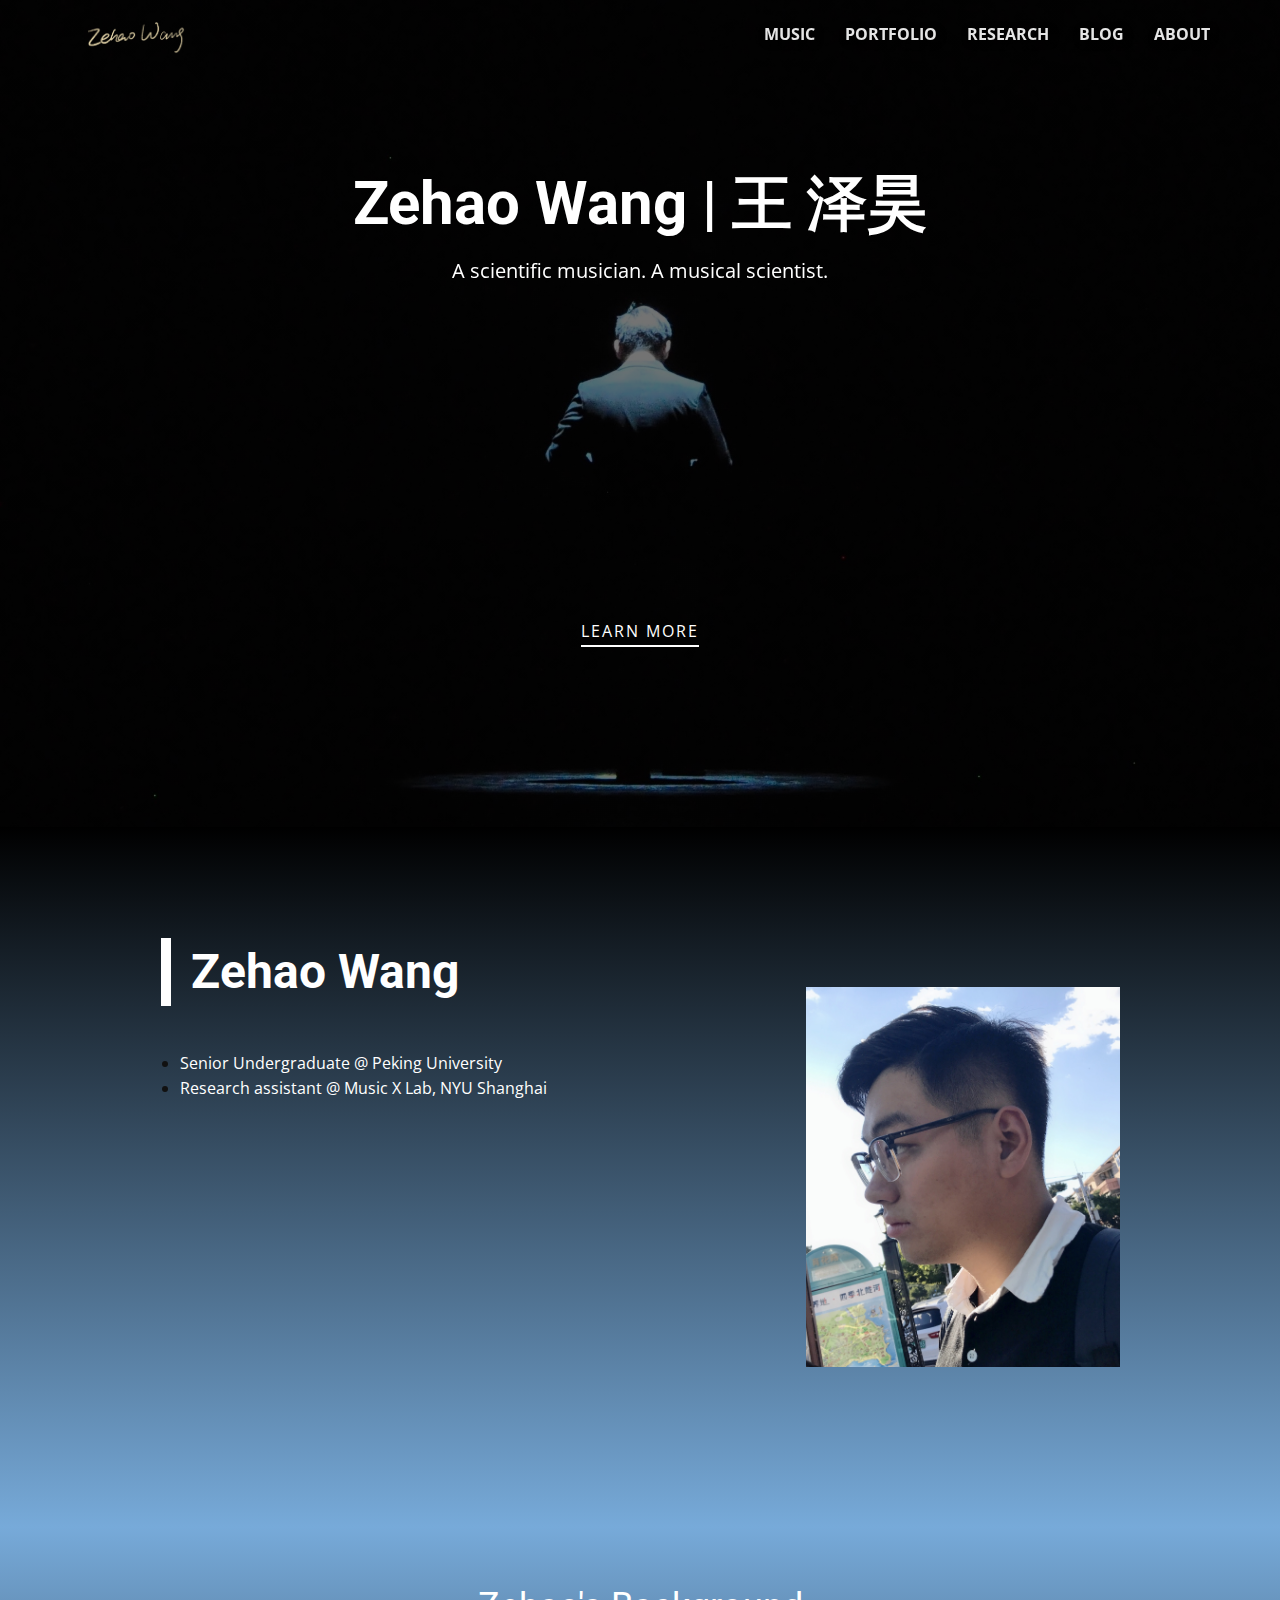
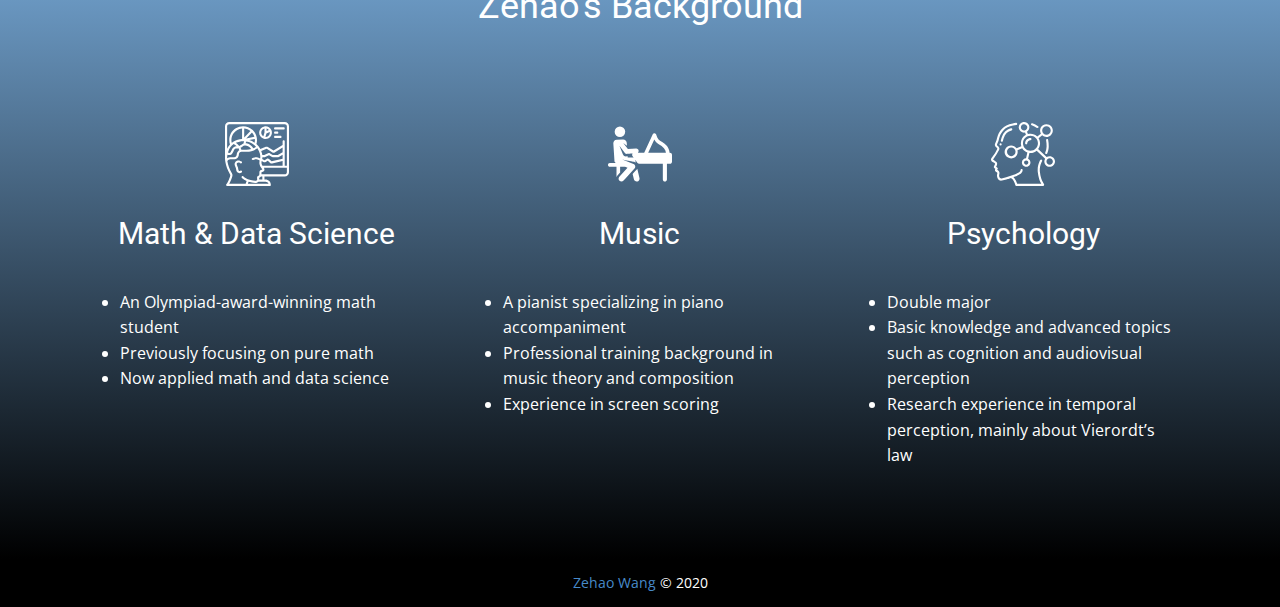
<file: index.html>
<!DOCTYPE html>
<html style="font-size: 16px;">
  <head>
    <meta name="viewport" content="width=device-width, initial-scale=1.0">
    <meta charset="utf-8">
    <meta name="keywords" content="Zehao Wang">
    <meta name="description" content="">
    <meta name="page_type" content="np-template-header-footer-from-plugin">
    <title>Zehao Wang | Home</title>
    <link rel="stylesheet" href="nicepage.css" media="screen">
<link rel="stylesheet" href="home.css" media="screen">
    <script class="u-script" type="text/javascript" src="jquery.js" defer=""></script>
    <script class="u-script" type="text/javascript" src="nicepage.js" defer=""></script>
    <meta name="generator" content="Nicepage 3.1.3, nicepage.com">
    <script async="async" src="https://www.googletagmanager.com/gtag/js?id=G-5VH31YK80W"></script>
    <script> window.dataLayer = window.dataLayer || [];
  function gtag(){dataLayer.push(arguments);}
  gtag('js', new Date());
  gtag('config', 'G-5VH31YK80W'); </script>
    <link id="u-theme-google-font" rel="stylesheet" href="https://fonts.googleapis.com/css?family=Roboto:100,100i,300,300i,400,400i,500,500i,700,700i,900,900i|Open+Sans:300,300i,400,400i,600,600i,700,700i,800,800i">
    
    
    
    
    
    
    <script type="application/ld+json">{
		"@context": "http://schema.org",
		"@type": "Organization",
		"name": "Zehao_homepage",
		"url": "index.html",
		"logo": "images/Signatures-en-light.png"
}</script>
    <meta property="og:title" content="Zehao Wang | Home">
    <meta property="og:type" content="website">
    <meta name="theme-color" content="#478ac9">
    <link rel="canonical" href="index.html">
    <meta property="og:url" content="index.html">
  </head>
  <body data-home-page="home.html" data-home-page-title="home" class="u-body u-overlap u-overlap-contrast u-overlap-transparent"><header class="u-clearfix u-header u-palette-1-dark-3 u-sticky u-header" id="sec-7720"><div class="u-clearfix u-sheet u-sheet-1">
        <nav class="u-menu u-menu-dropdown u-offcanvas u-menu-1">
          <div class="menu-collapse" style="font-size: 1rem; letter-spacing: 0px; font-weight: 700; text-transform: uppercase;">
            <a class="u-border-2 u-border-active-palette-1-base u-border-hover-palette-1-base u-border-no-left u-border-no-right u-border-no-top u-button-style u-custom-left-right-menu-spacing u-custom-padding-bottom u-custom-top-bottom-menu-spacing u-nav-link u-text-active-palette-1-base u-text-grey-10 u-text-hover-palette-1-light-1" href="#" style="text-shadow: 2px 2px 8px rgba(0,0,0,0.4);">
              <svg><use xmlns:xlink="http://www.w3.org/1999/xlink" xlink:href="#menu-hamburger"></use></svg>
              <svg version="1.1" xmlns="http://www.w3.org/2000/svg" xmlns:xlink="http://www.w3.org/1999/xlink"><defs><symbol id="menu-hamburger" viewBox="0 0 16 16" style="width: 16px; height: 16px;"><rect y="1" width="16" height="2"></rect><rect y="7" width="16" height="2"></rect><rect y="13" width="16" height="2"></rect>
</symbol>
</defs></svg>
            </a>
          </div>
          <div class="u-custom-menu u-nav-container">
            <ul class="u-nav u-spacing-30 u-unstyled u-nav-1"><li class="u-nav-item"><a class="u-border-2 u-border-active-palette-1-base u-border-hover-palette-1-base u-border-no-left u-border-no-right u-border-no-top u-button-style u-nav-link u-text-active-palette-1-base u-text-grey-10 u-text-hover-palette-1-light-1" href="music" style="padding: 10px 0px; text-shadow: 2px 2px 8px rgba(0,0,0,0.4);">Music</a>
</li><li class="u-nav-item"><a class="u-border-2 u-border-active-palette-1-base u-border-hover-palette-1-base u-border-no-left u-border-no-right u-border-no-top u-button-style u-nav-link u-text-active-palette-1-base u-text-grey-10 u-text-hover-palette-1-light-1" href="portfolio" style="padding: 10px 0px; text-shadow: 2px 2px 8px rgba(0,0,0,0.4);">Portfolio</a>
</li><li class="u-nav-item"><a class="u-border-2 u-border-active-palette-1-base u-border-hover-palette-1-base u-border-no-left u-border-no-right u-border-no-top u-button-style u-nav-link u-text-active-palette-1-base u-text-grey-10 u-text-hover-palette-1-light-1" href="research" style="padding: 10px 0px; text-shadow: 2px 2px 8px rgba(0,0,0,0.4);">Research</a>
</li><li class="u-nav-item"><a class="u-border-2 u-border-active-palette-1-base u-border-hover-palette-1-base u-border-no-left u-border-no-right u-border-no-top u-button-style u-nav-link u-text-active-palette-1-base u-text-grey-10 u-text-hover-palette-1-light-1" href="https://blog.mathemusics.com/" target="_blank" style="padding: 10px 0px; text-shadow: 2px 2px 8px rgba(0,0,0,0.4);">Blog</a>
</li><li class="u-nav-item"><a class="u-border-2 u-border-active-palette-1-base u-border-hover-palette-1-base u-border-no-left u-border-no-right u-border-no-top u-button-style u-nav-link u-text-active-palette-1-base u-text-grey-10 u-text-hover-palette-1-light-1" href="about" style="padding: 10px 0px; text-shadow: 2px 2px 8px rgba(0,0,0,0.4);">About</a><div class="u-nav-popup"><ul class="u-h-spacing-20 u-nav u-unstyled u-v-spacing-10 u-nav-2"><li class="u-nav-item"><a class="u-button-style u-nav-link u-white" href="about.html#sec-3ee5" data-page-id="248720350">Bio</a>
</li><li class="u-nav-item"><a class="u-button-style u-nav-link u-white" href="https://zehao.mathemusics.com/files/Zehao_CV.pdf" target="_blank">CV</a>
</li></ul>
</div>
</li></ul>
          </div>
          <div class="u-custom-menu u-nav-container-collapse">
            <div class="u-black u-container-style u-inner-container-layout u-opacity u-opacity-95 u-sidenav">
              <div class="u-sidenav-overflow">
                <div class="u-menu-close"></div>
                <ul class="u-align-center u-nav u-popupmenu-items u-unstyled u-nav-3"><li class="u-nav-item"><a class="u-button-style u-nav-link" href="music" style="padding: 10px 0px; text-shadow: 2px 2px 8px rgba(0,0,0,0.4);">Music</a>
</li><li class="u-nav-item"><a class="u-button-style u-nav-link" href="portfolio" style="padding: 10px 0px; text-shadow: 2px 2px 8px rgba(0,0,0,0.4);">Portfolio</a>
</li><li class="u-nav-item"><a class="u-button-style u-nav-link" href="research" style="padding: 10px 0px; text-shadow: 2px 2px 8px rgba(0,0,0,0.4);">Research</a>
</li><li class="u-nav-item"><a class="u-button-style u-nav-link" href="https://blog.mathemusics.com/" target="_blank" style="padding: 10px 0px; text-shadow: 2px 2px 8px rgba(0,0,0,0.4);">Blog</a>
</li><li class="u-nav-item"><a class="u-button-style u-nav-link" href="about" style="padding: 10px 0px; text-shadow: 2px 2px 8px rgba(0,0,0,0.4);">About</a><div class="u-nav-popup"><ul class="u-h-spacing-20 u-nav u-unstyled u-v-spacing-10 u-nav-4"><li class="u-nav-item"><a class="u-button-style u-nav-link" href="about.html#sec-3ee5" data-page-id="248720350">Bio</a>
</li><li class="u-nav-item"><a class="u-button-style u-nav-link" href="https://zehao.mathemusics.com/files/Zehao_CV.pdf" target="_blank">CV</a>
</li></ul>
</div>
</li></ul>
              </div>
            </div>
            <div class="u-black u-menu-overlay u-opacity u-opacity-70"></div>
          </div>
        </nav>
        <a href="https://zehao.mathemusics.com" class="u-image u-logo u-image-1" data-image-width="1650" data-image-height="550" title="Home">
          <img src="images/Signatures-en-light.png" class="u-logo-image u-logo-image-1" data-image-width="100">
        </a>
      </div></header>
    <section class="u-align-center u-clearfix u-image u-shading u-section-1" src="" data-image-width="2423" data-image-height="1481" id="sec-752d">
      <div class="u-clearfix u-sheet u-sheet-1">
        <h1 class="u-text u-text-default u-title u-text-1">Zehao Wang | 王 泽昊</h1>
        <p class="u-large-text u-text u-text-default u-text-variant u-text-2" data-animation-name="fadeIn" data-animation-duration="1000" data-animation-delay="0" data-animation-direction="">A scientific musician. A musical scientist.</p>
        <a href="about.html" data-page-id="248720350" class="u-active-none u-border-2 u-border-white u-btn u-btn-rectangle u-button-style u-hover-none u-none u-btn-1">learn more</a>
      </div>
    </section>
    <section class="u-clearfix u-gradient u-section-2" id="sec-05b3">
      <div class="u-clearfix u-sheet u-valign-middle u-sheet-1">
        <div class="u-clearfix u-layout-wrap u-layout-wrap-1">
          <div class="u-layout">
            <div class="u-layout-row">
              <div class="u-align-left u-container-style u-layout-cell u-right-cell u-size-38 u-layout-cell-1">
                <div class="u-container-layout u-valign-middle-lg u-valign-middle-md u-valign-middle-sm u-valign-top-xs u-container-layout-1">
                  <blockquote class="u-border-10 u-border-white u-custom-font u-heading-font u-text u-text-default u-text-1">
                    <span class="u-text-body-alt-color">Zehao Wang</span>
                    <br>
                  </blockquote>
                  <ul class="u-text u-text-default u-text-2">
                    <li>
                      <span class="u-text-body-alt-color">Senior Undergraduate @ Peking University</span>
                    </li>
                    <li>
                      <span class="u-text-body-alt-color">Research assistant @ Music X Lab, NYU Shanghai</span>
                    </li>
                  </ul>
                </div>
              </div>
              <div class="u-align-center u-container-style u-layout-cell u-right-cell u-size-22 u-layout-cell-2">
                <div class="u-container-layout u-valign-middle u-container-layout-2">
                  <img class="u-expand-resize u-expanded-width u-image u-image-default u-image-1" src="images/me.jpg" data-image-width="2334" data-image-height="2824">
                </div>
              </div>
            </div>
          </div>
        </div>
      </div>
    </section>
    <section class="u-clearfix u-gradient u-section-3" id="sec-2d7f">
      <div class="u-clearfix u-sheet u-valign-middle u-sheet-1">
        <h2 class="u-align-center u-text u-text-body-alt-color u-text-1">Zehao's Background</h2>
        <div class="u-list u-repeater u-list-1">
          <div class="u-container-style u-list-item u-repeater-item">
            <div class="u-container-layout u-similar-container u-container-layout-1"><span class="u-icon u-icon-circle u-text-body-alt-color u-icon-1"><svg class="u-svg-link" preserveAspectRatio="xMidYMin slice" viewBox="0 0 512 512" style=""><use xmlns:xlink="http://www.w3.org/1999/xlink" xlink:href="#svg-53b5"></use></svg><svg xmlns="http://www.w3.org/2000/svg" xmlns:xlink="http://www.w3.org/1999/xlink" version="1.1" xml:space="preserve" class="u-svg-content" viewBox="0 0 512 512" x="0px" y="0px" id="svg-53b5" style="enable-background:new 0 0 512 512;"><g><g><g><path d="M136.451,398.02c0.313-2.241-0.278-4.515-1.642-6.32c-1.361-1.809-3.386-3.002-5.629-3.315     c-2.242-0.313-4.517,0.281-6.321,1.648c-2.587,2.467-6.404,3.134-9.675,1.692c-4.176-2.482-6.714-7.001-6.658-11.858     c-0.609-9.067-3.071-17.913-7.233-25.992c-5.733-13.175-7.55-19.125-2.408-24.95c9.525-10.75,25.242,0.617,26,1.183     c3.77,2.8,9.094,2.029,11.915-1.725c2.821-3.754,2.081-9.082-1.657-11.925c-9.967-7.517-33.033-16.942-49.05,1.167     c-12.85,14.55-5.975,30.358-0.45,43.058c3.149,5.963,5.123,12.475,5.817,19.183c-0.061,11.327,6.135,21.763,16.108,27.133     c3.389,1.709,7.13,2.602,10.925,2.608c6.053-0.109,11.902-2.202,16.65-5.958C134.948,402.286,136.138,400.261,136.451,398.02z"></path><path d="M477.867,0H34.133C15.29,0.019,0.019,15.29,0,34.133v256c0.047,0.354,0.118,0.704,0.211,1.049     c0.035,9.14,0.837,18.262,2.397,27.268c5.778,32.351,16.929,63.506,32.992,92.175c2.815,5.318,5.181,9.89,6.971,13.947     c-1.179,17.382-23.501,66.022-30.446,71.936c-3.029,2.15-4.319,6.013-3.19,9.552c1.129,3.539,4.417,5.941,8.132,5.94H358.4     c2.264,0.001,4.435-0.897,6.035-2.498c1.601-1.601,2.499-3.772,2.498-6.035c-0.028-23.553-19.114-42.639-42.667-42.667h-8.533     v-25.6h162.133c18.844-0.019,34.115-15.29,34.133-34.133V34.133C511.981,15.29,496.71,0.019,477.867,0z M236.667,165.275     c-13.286-9.161-27.862-16.293-43.248-21.162l44.958-8.975c0.359,3.297,0.545,6.612,0.556,9.929     C238.917,151.865,238.157,158.642,236.667,165.275z M248.018,197.028c-6.847,5.053-14.181,9.411-21.893,13.008     c-20.931-31.121-44.2-38.657-60.59-39.182c0.862-5.169,2.31-10.222,4.315-15.064c3.862,0.698,7.773,1.507,11.725,2.543     c19.648,5.157,37.998,14.372,53.869,27.051c0.294,0.273,0.608,0.525,0.939,0.753C240.482,189.523,244.368,193.16,248.018,197.028     z M169.967,131.392l45.89-47.931c8.843,10.127,15.389,22.047,19.19,34.943L169.967,131.392z M153.6,123.811V51.605     c18.257,1.618,35.632,8.586,49.948,20.031L153.6,123.811z M157.467,188.325c11.16-1.585,32.122,0.237,52.185,27.876     c-12.05,3.716-24.584,5.625-37.193,5.666h-40.192c-0.41,0-0.798,0.105-1.206,0.118c-1.321-3.654-2.86-7.705-4.71-12.043     c-0.606-1.397-1.477-2.934-2.331-4.459c4.037-1.798,7.95-3.86,11.715-6.174c1.783-1.1,3.492-2.225,5.158-3.317     C145.738,192.17,151.416,189.543,157.467,188.325z M148.249,172.959c-5.966,2.111-11.601,5.062-16.732,8.766     c-1.533,1.017-3.1,2.042-4.742,3.058c-4.061,2.565-8.35,4.749-12.812,6.525c-8.02-9.383-17.223-17.686-27.378-24.703     c20.665-9.354,43.232-13.746,65.897-12.826C150.307,159.98,148.886,166.419,148.249,172.959z M136.533,136.98     c-23.585,1.488-46.575,8.023-67.417,19.162c-1.779,0.95-3.425,2.043-5.131,3.07c-0.175,0.13-0.388,0.188-0.553,0.332     c-3.373,2.052-6.634,4.284-9.768,6.687c-6.184-26.417-0.605-54.217,15.293-76.203c15.898-21.985,40.551-35.993,67.576-38.395     V136.98z M69.308,175.903c8.877,5.087,17.049,11.315,24.308,18.524c-4.645-0.033-9.272,0.592-13.742,1.856     c-15.6,4.85-22.325,19.183-28.258,31.825c-2.048,4.763-4.502,9.341-7.333,13.684c-3.894,5.399-9.123,7.907-20.598,3.052     c0.925-3.177,1.889-6.367,3.031-9.585C33.948,211.302,48.929,190.425,69.308,175.903z M34.558,264.492     c9.509,0.043,18.387-4.751,23.567-12.725c3.47-5.188,6.463-10.68,8.942-16.408c4.867-10.367,9.458-20.158,17.883-22.783     c3.698-0.889,7.499-1.27,11.3-1.133c2.758-0.05,5.525-0.1,8.258-0.375c0.894-0.09,1.796-0.324,2.692-0.459     c1.32,1.925,2.482,3.954,3.475,6.067c1.456,3.418,2.727,6.701,3.84,9.727c-3.43,1.741-6.57,4.003-9.306,6.706     c-7.297,7.147-11.389,16.944-11.342,27.158c-0.011,11.778-9.556,21.323-21.333,21.333H42.667     c-9.197-0.094-18.156,2.917-25.428,8.547c-0.019-9.6,0.846-19.181,2.585-28.622C24.529,263.35,29.513,264.353,34.558,264.492z      M165.463,494.933H33.658c12.217-21.275,26.092-57.175,26.092-71.8l-0.026-0.121c0.017-1.153-0.202-2.297-0.642-3.362     c-2.125-5.142-5.033-10.642-8.4-17.008c-15.278-27.099-25.852-56.592-31.275-87.225c-0.129-0.716-0.162-1.448-0.28-2.166     c4.57-8.818,13.608-14.418,23.538-14.584h29.867c21.198-0.023,38.377-17.202,38.4-38.4c0.081-11.748,9.585-21.252,21.333-21.333     h40.192c31.138-0.064,61.432-10.135,86.409-28.729c9.534,13.352,16.412,28.412,20.257,44.362     c2.542,9.031,3.617,18.411,3.183,27.783c-0.23,2.964-0.65,5.91-1.256,8.82c-7.95-4.425-16.579-7.501-25.535-9.103     c-9.88-0.91-19.836,0.452-29.108,3.983c-2.258,0.683-4.492,1.358-6.7,1.933c-4.549,1.202-7.267,5.859-6.077,10.411     c1.19,4.552,5.838,7.283,10.394,6.106c2.4-0.633,4.842-1.367,7.308-2.108c6.863-2.689,14.224-3.869,21.583-3.458     c8.528,1.705,16.692,4.891,24.121,9.412c-1.551,6.941-2.255,14.044-2.096,21.155c1.693,13.993,7.205,27.249,15.933,38.317     c3.07,4.222,5.656,8.776,7.708,13.575c-1.171,0.538-2.402,0.935-3.667,1.183c-5.433,0.076-10.607,2.33-14.363,6.257     c-3.755,3.926-5.777,9.196-5.612,14.627c0.424,6.979,0.019,13.983-1.208,20.867c-0.436,1.523-1.294,2.893-2.475,3.95     c-0.617,0.608-1.008,0.733-2.717,1.142c-6.033,1.408-12.2,4.567-12.2,17.217c0,2.8,0.267,5.6,0.542,8.342     c0.958,9.45,1.183,11.7-7.175,14.458c-14.708,4.933-85.642-11.975-102.25-34.067c-1.827-2.449-4.824-3.735-7.858-3.37     c-3.034,0.364-5.642,2.322-6.837,5.134c-1.196,2.812-0.797,6.049,1.045,8.486h0c10.769,11.732,24.263,20.629,39.29,25.904     C169.542,478.958,166.975,486.829,165.463,494.933z M372.634,314.658l-18.1-17.158c-5.959-5.605-14.943-6.501-21.892-2.183     l-15.934,10.175c-0.295,0.167-0.655,0.167-0.95,0l-18.12-10.274c0.825-3.83,1.389-7.711,1.686-11.618     c0.049-0.652,0.019-1.341,0.052-2h14.906c2.651,0.009,5.269-0.593,7.65-1.758l29.442-13.908c0.262-0.135,0.574-0.132,0.833,0.009     l20.417,12.95c2.857,1.76,6.144,2.697,9.5,2.708h39.767c3.094-0.001,6.135-0.796,8.833-2.308l30.075-17.138v31.882     L372.634,314.658z M460.8,311.588v38.279H299.696c-4.255-6.182-6.898-13.329-7.688-20.792c-0.13-5.554,0.401-11.103,1.582-16.531     l13.726,7.781c5.757,3.281,12.851,3.133,18.467-0.383l15.933-10.175c0.31-0.192,0.707-0.176,1,0.042L360.85,327     c3.304,3.141,7.691,4.89,12.25,4.883c1.404,0.001,2.804-0.17,4.167-0.508L460.8,311.588z M421.892,264.533l-40.233-0.125     l-20.35-12.908c-5.191-3.255-11.684-3.632-17.217-1l-29.808,14.033H298.44c-0.674-4.727-1.591-9.417-2.748-14.05     c-1.529-6.254-3.474-12.399-5.82-18.395l43.153-17.555c0.299-0.12,0.635-0.108,0.925,0.033l45.292,28.658     c5.56,3.594,12.709,3.601,18.275,0.017l63.283-40.021v39.27L421.892,264.533z M287.408,435.2h11.258v25.6h-24.339     c-0.022-2.52-0.176-5.038-0.461-7.542c-0.217-2.175-0.458-4.4-0.458-6.625c0-0.317,0.009-0.592,0.017-0.842     c3.732-0.844,7.151-2.721,9.867-5.417C284.86,438.815,286.241,437.078,287.408,435.2z M324.267,477.867     c10.846,0.013,20.511,6.846,24.142,17.067H182.821c1.433-6.06,3.572-11.932,6.375-17.493c17.007,5.804,34.765,9.117,52.721,9.834     c4.451,0.138,8.896-0.419,13.175-1.65c4.94-1.451,9.436-4.119,13.078-7.758H324.267z M494.933,401.067     c-0.012,9.421-7.646,17.054-17.067,17.067H291.782c0.217-4.049,0.226-8.778,0.226-14.675c0-1.383,0-3.692,3.925-3.842     c0.562-0.001,1.123-0.057,1.675-0.167c7.152-0.776,13.481-4.981,16.967-11.275c2.179-7.322,0.659-15.246-4.075-21.242h184.433     V401.067z M494.933,349.867h-17.067V153.6c0-4.713-3.82-8.533-8.533-8.533s-8.533,3.821-8.533,8.533v29.439l-72.4,45.786     l-45.325-28.683c-4.922-3.063-11.006-3.604-16.392-1.458l-44.006,17.899c-8.043-15.018-18.671-28.5-31.396-39.827     c3.123-10.273,4.713-20.951,4.719-31.689c-0.002-7.291-0.717-14.565-2.133-21.717c-4.419-22.312-15.617-42.716-32.067-58.425     l-0.006-0.006l-0.002-0.003l-0.004-0.003C185.1,29.715,129.176,23.976,86.104,50.989     c-43.072,27.013-62.255,79.856-46.543,128.209c-9.254,10.358-16.843,22.09-22.495,34.778V34.133     c0.012-9.421,7.646-17.054,17.067-17.067h443.733c9.421,0.012,17.054,7.646,17.067,17.067V349.867z"></path><path d="M371.067,64.542c-0.042-0.093-0.125-0.148-0.17-0.239c-9.723-21.586-32.983-33.685-56.239-29.252     s-40.435,24.239-41.536,47.888c-1.101,23.649,14.165,44.966,36.908,51.539c0.076,0.024,0.126,0.083,0.203,0.105     c0.148,0.042,0.294,0.028,0.442,0.061c19.038,5.287,39.418-0.871,52.342-15.817c12.924-14.946,16.076-36.001,8.096-54.077     C371.085,64.683,371.097,64.61,371.067,64.542z M315.733,84.142l-8.69,30.494c-11.935-6.917-18.492-20.373-16.584-34.035     c1.908-13.662,11.9-24.807,25.274-28.189V84.142z M332.8,52.412c7.134,1.864,13.469,5.996,18.05,11.773l-18.05,8.018V52.412z      M324.267,119.467c-0.282,0-0.544-0.077-0.825-0.083l7.94-27.871l26.456-11.752c0.342,1.839,0.53,3.703,0.563,5.573     C358.381,104.177,343.11,119.448,324.267,119.467z"></path><path d="M469.333,42.667h-68.267c-4.713,0-8.533,3.82-8.533,8.533s3.821,8.533,8.533,8.533h68.267     c4.713,0,8.533-3.82,8.533-8.533S474.046,42.667,469.333,42.667z"></path><path d="M401.067,93.867h17.067c4.713,0,8.533-3.821,8.533-8.533s-3.82-8.533-8.533-8.533h-17.067     c-4.713,0-8.533,3.82-8.533,8.533S396.354,93.867,401.067,93.867z"></path><path d="M443.733,110.933h-42.667c-4.713,0-8.533,3.82-8.533,8.533s3.821,8.533,8.533,8.533h42.667     c4.713,0,8.533-3.82,8.533-8.533S448.446,110.933,443.733,110.933z"></path>
</g>
</g>
</g></svg>
            
            
          </span>
              <h3 class="u-align-center u-text u-text-body-alt-color u-text-2">Math &amp; Data Science</h3>
              <ul class="u-align-left u-text u-text-body-alt-color u-text-default u-text-3">
                <li>An Olympiad-award-winning math student</li>
                <li> Previously focusing on pure math</li>
                <li> Now applied math and data science</li>
              </ul>
            </div>
          </div>
          <div class="u-container-style u-list-item u-repeater-item">
            <div class="u-container-layout u-similar-container u-container-layout-2"><span class="u-icon u-icon-circle u-text-body-alt-color u-icon-2"><svg class="u-svg-link" preserveAspectRatio="xMidYMin slice" viewBox="0 0 460 460" style=""><use xmlns:xlink="http://www.w3.org/1999/xlink" xlink:href="#svg-6188"></use></svg><svg xmlns="http://www.w3.org/2000/svg" xmlns:xlink="http://www.w3.org/1999/xlink" version="1.1" xml:space="preserve" class="u-svg-content" viewBox="0 0 460 460" x="0px" y="0px" id="svg-6188" style="enable-background:new 0 0 460 460;"><g id="XMLID_245_"><path id="XMLID_806_" d="M46.16,275.894c-0.002,0.219-0.012,0.024-0.012,0.293C46.148,276.089,46.158,275.991,46.16,275.894z"></path><path id="XMLID_889_" d="M210.514,336.082c-2.158,3.488-0.534,1.409-33.41,37.639l9.021,38.445   c2.594,11.052,13.658,17.918,24.717,15.32c11.056-2.594,17.916-13.66,15.321-24.716L210.514,336.082z"></path><circle id="XMLID_891_" cx="85.69" cy="69.788" r="37.821"></circle><path id="XMLID_1027_" d="M445.251,221.752h-2.823c-0.336-27.025-14.952-59.708-68.504-87.347   c-15.582-8.043-25.281-34.808-27.699-44.421c-1.331-5.373-5.915-9.318-11.426-9.835c-5.514-0.527-10.749,2.506-13.056,7.539   l-61.482,134.064c-10.441,0-37.436,0-46.514,0c4.321-3.36,6.963-8.725,6.596-14.6c-0.588-9.446-8.744-16.626-18.168-16.036   l-59.159,3.687l-33.572-44.275l26.821,20.959l-1.501-22.625c-0.934-14.079-13.105-24.736-27.185-23.802l-45.462,3.016   c-14.08,0.934-24.736,13.105-23.802,27.185l5.516,83.134c3.175,46.747,2.251,44.44,4.836,48.737   c4.335,7.205,10.57,8.188,10.57,8.188c-10.618,0-36.652,0-46.211,0C5.832,295.32,0,301.152,0,308.345   c0,7.194,5.832,13.025,13.025,13.025h48.09v76.125c1.496-5.347,4.216-10.438,8.201-14.829l17.849-19.67v-41.626   c32.202,0,15.245,0,35.333,0v0.004l17.84,7.347l-58.92,64.931c-7.632,8.41-7,21.414,1.41,29.046   c8.427,7.646,21.428,6.984,29.046-1.41l78.595-86.613c4.501-4.96,6.304-11.803,4.832-18.338   c-1.473-6.534-6.036-11.942-12.229-14.493l-80.313-33.077c0,0-0.005-0.006-0.006-0.007l0.006,0.003   c94.867,19.694,90.615,18.136,97.168,22.204c-5.615-23.929-4.405-18.798-4.694-19.923l16.864,23.032   c2.777,3.794,7.198,6.036,11.9,6.036c4.501,0,165.475,0,170.075,0c0,14.365,0,104.324,0,113.171   c0,8.146,6.604,14.749,14.749,14.749c8.146,0,14.749-6.604,14.749-14.749c0-9.088,0-98.824,0-113.171h21.68   c8.146,0,14.749-6.604,14.749-14.749v-48.863C460,228.356,453.397,221.752,445.251,221.752z M175.33,255.593h-33.485l-0.609-9.174   c-5.325,0.332-2.828,0.176-11.353,0.708c-9.89,0.616-18.696-5.27-22.279-13.944l-25.468-61.948l39.122,51.594   c3.251,4.288,8.312,6.782,13.652,6.782c0.865,0-1.851,0.148,42.015-2.585c-0.714,0.851-1.344,1.786-1.859,2.803   c-2.341,4.616-2.078,10.09,0.621,14.443c0.525,0.845,0.132,0.259,10.527,14.455C182.765,256.574,179.069,255.593,175.33,255.593z    M288.921,221.752l43.811-95.533c6.506,11.984,15.999,24.5,29.244,31.336c35.488,18.316,53.696,39.864,54.336,64.198   C402.984,221.752,301.708,221.752,288.921,221.752z"></path>
</g></svg>
            
            
          </span>
              <h3 class="u-align-center u-text u-text-body-alt-color u-text-4">Music</h3>
              <ul class="u-align-left u-text u-text-body-alt-color u-text-default u-text-5">
                <li>A pianist specializing in piano accompaniment</li>
                <li> Professional training background in music theory and composition</li>
                <li> Experience in screen scoring</li>
              </ul>
            </div>
          </div>
          <div class="u-container-style u-list-item u-repeater-item">
            <div class="u-container-layout u-similar-container u-container-layout-3"><span class="u-icon u-icon-circle u-text-body-alt-color u-icon-3"><svg class="u-svg-link" preserveAspectRatio="xMidYMin slice" viewBox="0 0 60 60" style=""><use xmlns:xlink="http://www.w3.org/1999/xlink" xlink:href="#svg-11bd"></use></svg><svg xmlns="http://www.w3.org/2000/svg" xmlns:xlink="http://www.w3.org/1999/xlink" version="1.1" xml:space="preserve" class="u-svg-content" viewBox="0 0 60 60" id="svg-11bd" style="color: currentcolor;"><!-- Generator: Sketch 51.3 (57544) - http://www.bohemiancoding.com/sketch --><title>Zehao Wang | Home</title><desc>Created with Sketch.</desc><defs></defs><g id="Page-1" stroke="none" stroke-width="1" fill="none" fill-rule="evenodd"><g id="038---Mind-Map" transform="translate(-1.000000, 0.000000)" fill="currentColor" fill-rule="nonzero"><path d="M52.358,29.925 C52.598521,30.0374035 52.8738678,30.049549 53.1233515,29.9587594 C53.3728353,29.8679698 53.5759761,29.681698 53.688,29.441 C54.6201202,27.4435919 55.1118993,25.2691233 55.13,23.065 C55.1628354,20.9620275 54.9862987,18.8610072 54.603,16.793 C54.5361913,16.4419866 54.2871941,16.1532788 53.9498032,16.03563 C53.6124124,15.9179813 53.2378855,15.9892653 52.9673032,16.22263 C52.696721,16.4559948 52.5711913,16.8159866 52.638,17.167 C52.9967038,19.1014383 53.16152,21.0668379 53.13,23.034 C53.1164122,24.957951 52.6883621,26.856379 51.875,28.6 C51.6441374,29.0993355 51.8599519,29.6913731 52.358,29.925 Z" id="Shape"></path><path d="M2.472,37.391 C2.80078202,37.6194083 3.14797678,37.8200989 3.51,37.991 C3.942,38.212 4.667,38.582 4.718,38.841 C4.78085126,39.1828692 4.73974795,39.5357307 4.6,39.854 C4.451,40.174 4.295,40.449 4.16,40.686 C3.794,41.333 3.181,42.417 4.105,43.172 C4.321,43.372 4.694,43.661 5.034,43.922 C4.78370505,44.359639 4.67048978,44.8623148 4.709,45.365 C4.76206133,45.7609003 4.97674391,46.1171358 5.302,46.349 C5.524,46.505 5.761,46.641 5.994,46.774 C6.586,47.11 6.817,47.267 6.894,47.581 C6.94956021,47.9834802 6.91541128,48.3932674 6.794,48.781 C6.735,49.048 6.678,49.316 6.644,49.581 C6.54469822,50.4923539 6.65729272,51.4143284 6.973,52.275 C7.42281456,53.8638526 8.85996076,54.9707558 10.511,55 C10.7865929,54.9991845 11.0613714,54.9700312 11.331,54.913 C14.1877778,54.2358183 17.0028445,53.3934018 19.762,52.39 C22.015,53.712 23.438,57.732 23.809,59.241 C23.9197719,59.6870872 24.3203652,60.0002183 24.78,60 L49.88,59.93 C50.198095,59.9293833 50.4969218,59.7774667 50.6848608,59.5208273 C50.8727998,59.2641879 50.9274293,58.9334437 50.832,58.63 C50.584758,57.9524505 50.2437748,57.3128965 49.819,56.73 C49.5792082,56.3843183 49.3630492,56.0228282 49.172,55.648 C48.7190564,54.7315437 48.3414759,53.7797332 48.043,52.802 C47.4717419,50.8695435 47.0758071,48.8895347 46.86,46.886 C46.5099629,43.8919504 46.9660141,40.858744 48.181,38.1 C48.3802909,37.6313627 48.6170587,37.1795644 48.889,36.749 C49.0783508,36.4453242 49.091309,36.0636989 48.9229935,35.7478784 C48.7546779,35.432058 48.4306598,35.2300231 48.0729935,35.2178784 C47.7153272,35.2057337 47.3783508,35.3853242 47.189,35.689 C46.8649333,36.2062972 46.5814189,36.7479168 46.341,37.309 C44.9876868,40.3937013 44.4816273,43.7835409 44.875,47.129 C45.1062541,49.2528642 45.5279509,51.3516424 46.135,53.4 C46.4640482,54.4749292 46.879054,55.5216399 47.376,56.53 C47.6041562,56.9828684 47.8630969,57.4195592 48.151,57.837 L48.218,57.937 L25.536,58 C24.8721602,55.6278229 23.6672676,53.4419012 22.016,51.614 L22.916,51.299 C23.586,51.065 24.091,50.889 24.35,50.806 C28.634,49.451 30.776,47.5 30.718,45.006 C30.7049669,44.4631101 30.2610463,44.0298436 29.718,44.03 L29.7,44.03 C29.1480455,44.043101 28.711146,44.5010397 28.724,45.053 C28.748,46.082 27.905,47.583 23.748,48.898 C23.477,48.985 22.955,49.167 22.262,49.409 C21.519,49.669 20.574,49.999 19.532,50.353 L19.525,50.353 C16.7107997,51.3845725 13.8393482,52.2526858 10.925,52.953 C9.99237299,53.133267 9.08385414,52.5448046 8.867,51.62 C8.65336419,51.0511056 8.5729723,50.4408114 8.632,49.836 C8.658,49.626 8.706,49.418 8.752,49.209 C8.95576498,48.5176489 8.98564963,47.7866772 8.839,47.081 C8.54814599,46.1623751 7.87220583,45.4156291 6.987,45.035 L6.78,44.917 C6.88797779,44.6989963 7.01691908,44.4920204 7.165,44.299 C7.33275906,44.0864363 7.40714209,43.8149259 7.3711438,43.5465408 C7.33514552,43.2781557 7.19184383,43.0358431 6.974,42.875 C6.734,42.699 6.168,42.275 5.754,41.941 C5.802,41.854 5.854,41.758 5.904,41.671 C6.061,41.396 6.24,41.076 6.415,40.706 C6.73144627,40.0050454 6.82465982,39.2237273 6.682,38.468 C6.442,37.248 5.273,36.65 4.421,36.214 C4.13330073,36.0772824 3.85736569,35.9170729 3.596,35.735 C3.38336862,35.5912941 3.18391862,35.42899 3,35.25 C3,35.098 3.163,34.73 3.925,33.803 C5.71607044,31.4972449 7.2517206,29.0039928 8.505,26.367 C8.73934083,25.9538574 8.87135428,25.4906102 8.89,25.016 C8.78670832,24.0108401 8.25404392,23.0993679 7.429,22.516 C7.029,22.145 6.644,21.795 6.599,21.469 C6.60563423,21.2329751 6.65864086,21.0005614 6.755,20.785 C6.918,20.356 7.106,19.936 7.295,19.515 C7.70505054,18.6694994 8.03256792,17.786408 8.273,16.878 L8.373,16.452 C8.58408599,15.4522697 8.85626318,14.4664205 9.188,13.5 C9.97629737,11.324256 11.1967986,9.33056659 12.776,7.639 C14.689,5.615 17.7,4.183 21.738,3.38 C22.771,3.171 23.805,2.973 24.849,2.78 C25.3626322,2.6539631 25.6893163,2.14978225 25.594476,1.62948553 C25.4996358,1.10918881 25.0160682,0.752701481 24.491,0.816 C23.4363333,1.00666667 22.3876667,1.20666667 21.345,1.416 C16.836,2.316 13.559,3.897 11.322,6.261 C9.55741114,8.14917091 8.19304573,10.3748111 7.311,12.804 C6.95075136,13.8502634 6.65486506,14.9175914 6.425,16 L6.325,16.422 C6.1115707,17.2063052 5.82532664,17.9689531 5.47,18.7 C5.27,19.156 5.062,19.612 4.883,20.084 C4.65284498,20.6094053 4.56192334,21.1852424 4.619,21.756 C4.82021123,22.6521932 5.3374331,23.4459531 6.076,23.992 C6.565,24.44 6.886,24.756 6.89,25.031 C6.85421996,25.1830023 6.79697882,25.3291355 6.72,25.465 C5.52247783,27.986227 4.05560327,30.370443 2.345,32.576 C1.62,33.458 0.86,34.487 1.02,35.517 C1.23211923,36.311598 1.75555427,36.9871609 2.472,37.391 Z" id="Shape"></path><path d="M39.819,1.256 C39.4815627,1.13845962 39.1070506,1.20986851 38.836539,1.44332764 C38.5660274,1.67678677 38.4406133,2.03682814 38.507539,2.38782764 C38.5744647,2.73882715 38.8235627,3.02745962 39.161,3.145 C40.8910506,3.75813208 42.5427839,4.57309008 44.082,5.573 C44.547576,5.87012918 45.1658708,5.73357602 45.463,5.26799998 C45.7601292,4.80242395 45.623576,4.1841292 45.158,3.887 C43.4878551,2.80333242 41.6958324,1.92024351 39.819,1.256 Z" id="Shape"></path><path d="M12.167,17.8 L12.267,17.365 C12.4424278,16.5295136 12.6657971,15.7048165 12.936,14.895 C13.5391016,13.2259058 14.4723406,11.6954483 15.68,10.395 C16.9761231,9.17314541 18.5624442,8.30202828 20.289,7.864 C20.6376132,7.76576066 20.9058574,7.48669775 20.9902433,7.13447458 C21.0746292,6.7822514 20.9619648,6.41193017 20.6957164,6.1663819 C20.4294681,5.92083364 20.0512577,5.83844433 19.707,5.951 C17.6463921,6.48650189 15.7586426,7.54420641 14.226,9.022 C12.8334238,10.5175212 11.756941,12.2786676 11.061,14.2 C10.7612032,15.086623 10.5141052,15.9902005 10.321,16.906 L10.221,17.339 C10.1356254,17.6881834 10.2442362,18.0563226 10.5054777,18.3032451 C10.7667192,18.5501676 11.1403903,18.6378757 11.4842121,18.5329737 C11.8280339,18.4280717 12.0890973,18.1467025 12.168,17.796 L12.167,17.8 Z" id="Shape"></path><circle id="Oval" cx="10" cy="21" r="1"></circle><path d="M38,15 C35.2399468,15.0033061 33.0033061,17.2399468 33,20 C33,20.5522847 33.4477153,21 34,21 C34.5522847,21 35,20.5522847 35,20 C35,18.3431458 36.3431458,17 38,17 C38.5522847,17 39,16.5522847 39,16 C39,15.4477153 38.5522847,15 38,15 Z" id="Shape"></path><path d="M56,32 C54.9708745,32.0013223 53.9676003,32.3224678 53.129,32.919 L45.182,25.4 C47.4428553,22.4227492 47.6096656,18.3522584 45.6,15.2 L49.012,12.47 C51.3359454,14.5296639 54.8502484,14.4658338 57.0978666,12.3231368 C59.3454847,10.1804399 59.577118,6.67319798 57.6308189,4.25351671 C55.6845198,1.83383544 52.2091361,1.30837639 49.6344994,3.04451687 C47.0598627,4.78065734 46.2442931,8.19961123 47.758,10.911 L44.358,13.633 C42.07539,11.3378845 38.729409,10.4578666 35.613,11.333 L34.745,9.173 C36.8107325,7.80777724 37.5628945,5.1342385 36.5120132,2.89220091 C35.4611319,0.650163313 32.9251045,-0.48214493 30.554262,0.23213076 C28.1834195,0.94640645 26.6949542,3.29119391 27.0574915,5.74061235 C27.4200289,8.1900308 29.5238994,10.0031182 32,10 C32.2970415,9.9963847 32.5931867,9.96660287 32.885,9.911 L33.752,12.069 C29.9306034,14.1120266 28.1101062,18.5901133 29.422,22.72 L25,24.686 C23.2515946,22.0199314 19.7503461,21.1409846 16.950032,22.6651513 C14.1497178,24.1893179 12.9869544,27.6068126 14.2766403,30.5225549 C15.5663262,33.4382973 18.8771025,34.8770639 21.8886801,33.830525 C24.9002576,32.7839862 26.6053594,29.6021759 25.809,26.515 L30.247,24.543 C31.3365471,26.3971352 33.0516025,27.8019418 35.084,28.505 L33.86,34.014 C31.8344507,34.0736773 30.1696369,35.6309518 29.9750347,37.6480144 C29.7804325,39.6650769 31.1168256,41.5119019 33.0936061,41.957716 C35.0703865,42.4035302 37.0701108,41.3090843 37.7601095,39.4037463 C38.4501082,37.4984082 37.6148615,35.3773066 35.811,34.454 L37.032,28.946 C37.3534804,28.9811575 37.6766039,28.999183 38,29 C40.1302296,29.000821 42.1909508,28.2420557 43.812,26.86 L51.761,34.38 C51.2669131,35.1648037 51.0032298,36.0726229 51,37 C51,39.7614237 53.2385763,42 56,42 C58.7614237,42 61,39.7614237 61,37 C61,34.2385763 58.7614237,32 56,32 Z M29,5 C28.9973324,3.48889853 30.1189886,2.21167534 31.6177779,2.01915194 C33.1165673,1.82662854 34.5246085,2.77890549 34.9039359,4.24162404 C35.2832632,5.70434259 34.5154609,7.22088183 33.112,7.781 L33.106,7.781 C32.75467,7.92385413 32.3792583,7.99818972 32,8 C31.2043505,8 30.4412888,7.68392948 29.8786797,7.12132034 C29.3160705,6.55871121 29,5.79564947 29,5 Z M20,32 C17.790861,32 16,30.209139 16,28 C16,25.790861 17.790861,24 20,24 C22.209139,24 24,25.790861 24,28 C24,30.209139 22.209139,32 20,32 Z M34,40 C32.8954305,40 32,39.1045695 32,38 C32,36.8954305 32.8954305,36 34,36 C35.1045695,36 36,36.8954305 36,38 C36,39.1045695 35.1045695,40 34,40 Z M53,4 C55.209139,4 57,5.790861 57,8 C57,10.209139 55.209139,12 53,12 C50.790861,12 49,10.209139 49,8 C49,5.790861 50.790861,4 53,4 Z M31,20 C31,16.1340068 34.1340068,13 38,13 C41.8659932,13 45,16.1340068 45,20 C45,23.8659932 41.8659932,27 38,27 C34.1358343,26.9955914 31.0044086,23.8641657 31,20 Z M56,40 C54.3431458,40 53,38.6568542 53,37 C53,35.3431458 54.3431458,34 56,34 C57.6568542,34 59,35.3431458 59,37 C59,38.6568542 57.6568542,40 56,40 Z" id="Shape"></path>
</g>
</g></svg>
            
            
          </span>
              <h3 class="u-align-center u-text u-text-body-alt-color u-text-6">Psychology</h3>
              <ul class="u-align-left u-text u-text-body-alt-color u-text-default u-text-7">
                <li>Double major</li>
                <li> Basic knowledge and advanced topics such as cognition and audiovisual perception</li>
                <li> Research experience in temporal perception, mainly about Vierordt’s law</li>
              </ul>
            </div>
          </div>
        </div>
      </div>
    </section>
    
    
    
    
    <footer class="u-align-center u-black u-clearfix u-footer u-footer" id="sec-491e"><div class="u-clearfix u-sheet u-sheet-1">
        <p class="u-small-text u-text u-text-variant u-text-1">
          <a href="https://zehao.mathemusics.com" class="u-active-none u-border-none u-btn u-button-link u-button-style u-hover-none u-none u-text-palette-1-base u-btn-1">Zehao Wang</a> © 2020
        </p>
      </div></footer>
  </body>
</html>
</file>
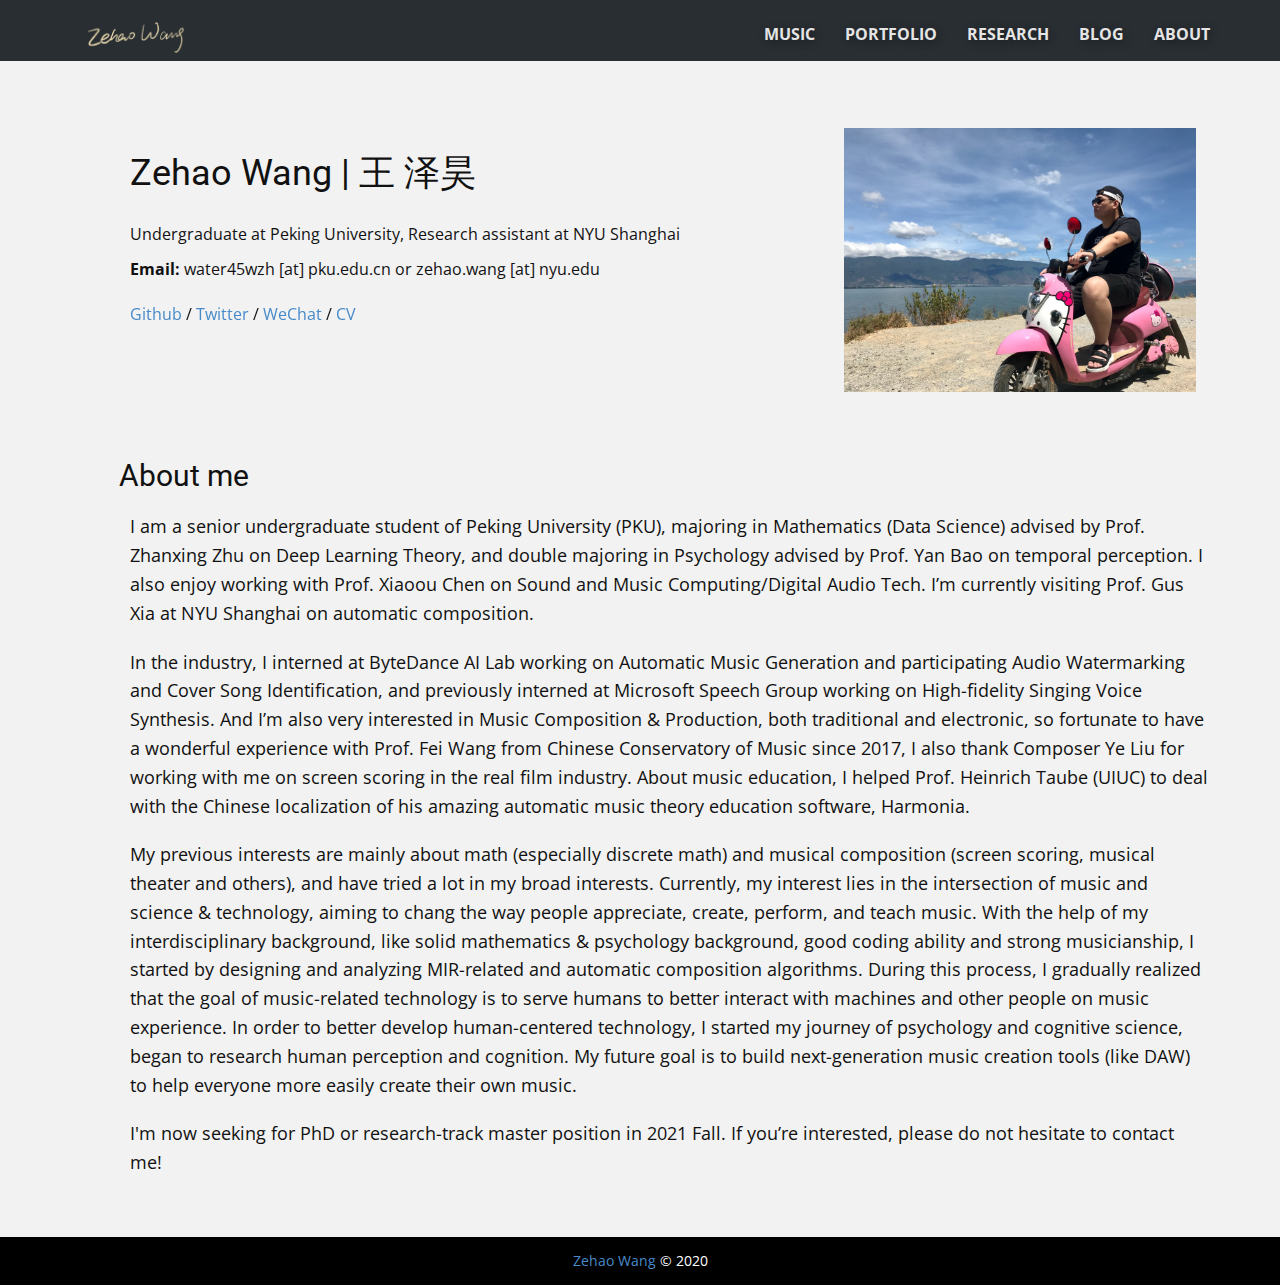
<file: about.html>
<!DOCTYPE html>
<html style="font-size: 16px;">
  <head>
    <meta name="viewport" content="width=device-width, initial-scale=1.0">
    <meta charset="utf-8">
    <meta name="keywords" content="">
    <meta name="description" content="">
    <meta name="page_type" content="np-template-header-footer-from-plugin">
    <title>Zehao Wang | About</title>
    <link rel="stylesheet" href="nicepage.css" media="screen">
<link rel="stylesheet" href="about.css" media="screen">
    <script class="u-script" type="text/javascript" src="jquery.js" defer=""></script>
    <script class="u-script" type="text/javascript" src="nicepage.js" defer=""></script>
    <meta name="generator" content="Nicepage 3.1.3, nicepage.com">
    <script async="async" src="https://www.googletagmanager.com/gtag/js?id=G-5VH31YK80W"></script>
    <script> window.dataLayer = window.dataLayer || [];
  function gtag(){dataLayer.push(arguments);}
  gtag('js', new Date());
  gtag('config', 'G-5VH31YK80W'); </script>
    <link id="u-theme-google-font" rel="stylesheet" href="https://fonts.googleapis.com/css?family=Roboto:100,100i,300,300i,400,400i,500,500i,700,700i,900,900i|Open+Sans:300,300i,400,400i,600,600i,700,700i,800,800i">
    
    
    
    
    
    <script type="application/ld+json">{
		"@context": "http://schema.org",
		"@type": "Organization",
		"name": "Zehao_homepage",
		"url": "index.html",
		"logo": "images/Signatures-en-light.png"
}</script>
    <meta property="og:title" content="Zehao Wang | About">
    <meta property="og:type" content="website">
    <meta name="theme-color" content="#478ac9">
    <link rel="canonical" href="index.html">
    <meta property="og:url" content="index.html">
  </head>
  <body class="u-body"><header class="u-clearfix u-header u-palette-1-dark-3 u-sticky u-header" id="sec-7720"><div class="u-clearfix u-sheet u-sheet-1">
        <nav class="u-menu u-menu-dropdown u-offcanvas u-menu-1">
          <div class="menu-collapse" style="font-size: 1rem; letter-spacing: 0px; font-weight: 700; text-transform: uppercase;">
            <a class="u-border-2 u-border-active-palette-1-base u-border-hover-palette-1-base u-border-no-left u-border-no-right u-border-no-top u-button-style u-custom-left-right-menu-spacing u-custom-padding-bottom u-custom-top-bottom-menu-spacing u-nav-link u-text-active-palette-1-base u-text-grey-10 u-text-hover-palette-1-light-1" href="#" style="text-shadow: 2px 2px 8px rgba(0,0,0,0.4);">
              <svg><use xmlns:xlink="http://www.w3.org/1999/xlink" xlink:href="#menu-hamburger"></use></svg>
              <svg version="1.1" xmlns="http://www.w3.org/2000/svg" xmlns:xlink="http://www.w3.org/1999/xlink"><defs><symbol id="menu-hamburger" viewBox="0 0 16 16" style="width: 16px; height: 16px;"><rect y="1" width="16" height="2"></rect><rect y="7" width="16" height="2"></rect><rect y="13" width="16" height="2"></rect>
</symbol>
</defs></svg>
            </a>
          </div>
          <div class="u-custom-menu u-nav-container">
            <ul class="u-nav u-spacing-30 u-unstyled u-nav-1"><li class="u-nav-item"><a class="u-border-2 u-border-active-palette-1-base u-border-hover-palette-1-base u-border-no-left u-border-no-right u-border-no-top u-button-style u-nav-link u-text-active-palette-1-base u-text-grey-10 u-text-hover-palette-1-light-1" href="music" style="padding: 10px 0px; text-shadow: 2px 2px 8px rgba(0,0,0,0.4);">Music</a>
</li><li class="u-nav-item"><a class="u-border-2 u-border-active-palette-1-base u-border-hover-palette-1-base u-border-no-left u-border-no-right u-border-no-top u-button-style u-nav-link u-text-active-palette-1-base u-text-grey-10 u-text-hover-palette-1-light-1" href="portfolio" style="padding: 10px 0px; text-shadow: 2px 2px 8px rgba(0,0,0,0.4);">Portfolio</a>
</li><li class="u-nav-item"><a class="u-border-2 u-border-active-palette-1-base u-border-hover-palette-1-base u-border-no-left u-border-no-right u-border-no-top u-button-style u-nav-link u-text-active-palette-1-base u-text-grey-10 u-text-hover-palette-1-light-1" href="research" style="padding: 10px 0px; text-shadow: 2px 2px 8px rgba(0,0,0,0.4);">Research</a>
</li><li class="u-nav-item"><a class="u-border-2 u-border-active-palette-1-base u-border-hover-palette-1-base u-border-no-left u-border-no-right u-border-no-top u-button-style u-nav-link u-text-active-palette-1-base u-text-grey-10 u-text-hover-palette-1-light-1" href="https://blog.mathemusics.com/" target="_blank" style="padding: 10px 0px; text-shadow: 2px 2px 8px rgba(0,0,0,0.4);">Blog</a>
</li><li class="u-nav-item"><a class="u-border-2 u-border-active-palette-1-base u-border-hover-palette-1-base u-border-no-left u-border-no-right u-border-no-top u-button-style u-nav-link u-text-active-palette-1-base u-text-grey-10 u-text-hover-palette-1-light-1" href="about" style="padding: 10px 0px; text-shadow: 2px 2px 8px rgba(0,0,0,0.4);">About</a><div class="u-nav-popup"><ul class="u-h-spacing-20 u-nav u-unstyled u-v-spacing-10 u-nav-2"><li class="u-nav-item"><a class="u-button-style u-nav-link u-white" href="about.html#sec-3ee5" data-page-id="248720350">Bio</a>
</li><li class="u-nav-item"><a class="u-button-style u-nav-link u-white" href="https://zehao.mathemusics.com/files/Zehao_CV.pdf" target="_blank">CV</a>
</li></ul>
</div>
</li></ul>
          </div>
          <div class="u-custom-menu u-nav-container-collapse">
            <div class="u-black u-container-style u-inner-container-layout u-opacity u-opacity-95 u-sidenav">
              <div class="u-sidenav-overflow">
                <div class="u-menu-close"></div>
                <ul class="u-align-center u-nav u-popupmenu-items u-unstyled u-nav-3"><li class="u-nav-item"><a class="u-button-style u-nav-link" href="music" style="padding: 10px 0px; text-shadow: 2px 2px 8px rgba(0,0,0,0.4);">Music</a>
</li><li class="u-nav-item"><a class="u-button-style u-nav-link" href="portfolio" style="padding: 10px 0px; text-shadow: 2px 2px 8px rgba(0,0,0,0.4);">Portfolio</a>
</li><li class="u-nav-item"><a class="u-button-style u-nav-link" href="research" style="padding: 10px 0px; text-shadow: 2px 2px 8px rgba(0,0,0,0.4);">Research</a>
</li><li class="u-nav-item"><a class="u-button-style u-nav-link" href="https://blog.mathemusics.com/" target="_blank" style="padding: 10px 0px; text-shadow: 2px 2px 8px rgba(0,0,0,0.4);">Blog</a>
</li><li class="u-nav-item"><a class="u-button-style u-nav-link" href="about" style="padding: 10px 0px; text-shadow: 2px 2px 8px rgba(0,0,0,0.4);">About</a><div class="u-nav-popup"><ul class="u-h-spacing-20 u-nav u-unstyled u-v-spacing-10 u-nav-4"><li class="u-nav-item"><a class="u-button-style u-nav-link" href="about.html#sec-3ee5" data-page-id="248720350">Bio</a>
</li><li class="u-nav-item"><a class="u-button-style u-nav-link" href="https://zehao.mathemusics.com/files/Zehao_CV.pdf" target="_blank">CV</a>
</li></ul>
</div>
</li></ul>
              </div>
            </div>
            <div class="u-black u-menu-overlay u-opacity u-opacity-70"></div>
          </div>
        </nav>
        <a href="https://zehao.mathemusics.com" class="u-image u-logo u-image-1" data-image-width="1650" data-image-height="550" title="Home">
          <img src="images/Signatures-en-light.png" class="u-logo-image u-logo-image-1" data-image-width="100">
        </a>
      </div></header>
    <section class="u-clearfix u-grey-5 u-section-1" id="sec-3ee5">
      <div class="u-clearfix u-sheet u-sheet-1">
        <div class="u-clearfix u-expanded-width u-gutter-0 u-layout-spacing-vertical u-layout-wrap u-layout-wrap-1">
          <div class="u-layout">
            <div class="u-layout-row">
              <div class="u-align-left u-container-style u-layout-cell u-left-cell u-size-40 u-layout-cell-1">
                <div class="u-container-layout u-container-layout-1">
                  <h2 class="u-text u-text-1">Zehao Wang | 王 泽昊</h2>
                  <p class="u-text u-text-2">Undergraduate at Peking University, Research assistant at NYU Shanghai</p>
                  <p class="u-text u-text-3"><b>Email:</b> water45wzh [at] pku.edu.cn or zehao.wang [at] nyu.edu
                  </p>
                  <div class="fr-view u-clearfix u-rich-text u-text u-text-4">
                    <p>
                      <a class="u-active-none u-border-none u-btn u-button-style u-hover-none u-none u-text-palette-1-base u-btn-1" href="https://github.com/water45wzh" rel="noopener noreferrer" target="_blank">Github</a> /&nbsp;<a class="u-active-none u-border-none u-btn u-button-style u-hover-none u-none u-text-palette-1-base u-btn-2" href="https://twitter.com/water45wzh" rel="noopener noreferrer" target="_blank">Twitter</a> /&nbsp;<a class="u-active-none u-border-none u-btn u-button-style u-hover-none u-none u-text-palette-1-base u-btn-3" href="np://user.desktop.nicepage.com/Site_2106119869/files/wechat.jpg" rel="noopener noreferrer" target="_blank">WeChat</a> /&nbsp;<a class="u-active-none u-border-none u-btn u-button-style u-hover-none u-none u-text-palette-1-base u-btn-4" href="np://user.desktop.nicepage.com/Site_2106119869/files/Zehao_CV.pdf" rel="noopener noreferrer" target="_blank">CV</a>
                    </p>
                  </div>
                </div>
              </div>
              <div class="u-container-style u-layout-cell u-right-cell u-size-20 u-layout-cell-2" src="">
                <div class="u-container-layout u-valign-middle u-container-layout-2">
                  <img class="u-expand-resize u-image u-preserve-proportions u-image-1" src="images/pink.JPG" data-image-width="1600" data-image-height="1200">
                </div>
              </div>
            </div>
          </div>
        </div>
      </div>
    </section>
    <section class="u-clearfix u-grey-5 u-section-2" id="sec-b4dc">
      <div class="u-clearfix u-sheet u-sheet-1">
        <h1 class="u-heading-font u-text u-title u-text-1">About me</h1>
        <p class="u-text u-text-2">I am a senior undergraduate student of Peking University (PKU), majoring in Mathematics (Data Science) advised by Prof. Zhanxing Zhu on Deep Learning Theory, and double majoring in Psychology advised by Prof. Yan Bao on temporal perception. I also enjoy working with Prof. Xiaoou Chen on Sound and Music Computing/Digital Audio Tech. I’m currently visiting Prof. Gus Xia at NYU Shanghai on automatic composition.</p>
        <p class="u-text u-text-3">In the industry, I interned at ByteDance AI Lab working on Automatic Music Generation and participating Audio Watermarking and Cover Song Identification, and previously interned at Microsoft Speech Group working on High-fidelity Singing Voice Synthesis. And I’m also very interested in Music Composition &amp; Production, both traditional and electronic, so fortunate to have a wonderful experience with Prof. Fei Wang from Chinese Conservatory of Music since 2017, I also thank Composer Ye Liu for working with me on screen scoring in the real film industry. About music education, I helped Prof. Heinrich Taube (UIUC) to deal with the Chinese localization of his amazing automatic music theory education software, Harmonia.</p>
        <p class="u-text u-text-4">My previous interests are mainly about math (especially discrete math) and musical composition (screen scoring, musical theater and others), and have tried a lot in my broad interests. Currently, my interest lies in the intersection of music and science &amp; technology, aiming to chang the way people appreciate, create, perform, and teach music. With the help of my interdisciplinary background, like solid mathematics &amp; psychology background, good coding ability and strong musicianship, I started by designing and analyzing MIR-related and automatic composition algorithms. During this process, I gradually realized that the goal of music-related technology is to serve humans to better interact with machines and other people on music experience. In order to better develop human-centered technology, I started my journey of psychology and cognitive science, began to research human perception and cognition. My future goal is to build next-generation music creation tools (like DAW) to help everyone more easily create their own music.</p>
        <p class="u-text u-text-5">I'm now seeking for PhD or research-track master position in 2021 Fall. If you’re interested, please do not hesitate to contact me!</p>
      </div>
    </section>
    
    
    
    
    <footer class="u-align-center u-black u-clearfix u-footer u-footer" id="sec-491e"><div class="u-clearfix u-sheet u-sheet-1">
        <p class="u-small-text u-text u-text-variant u-text-1">
          <a href="https://zehao.mathemusics.com" class="u-active-none u-border-none u-btn u-button-link u-button-style u-hover-none u-none u-text-palette-1-base u-btn-1">Zehao Wang</a> © 2020
        </p>
      </div></footer>
  </body>
</html>
</file>
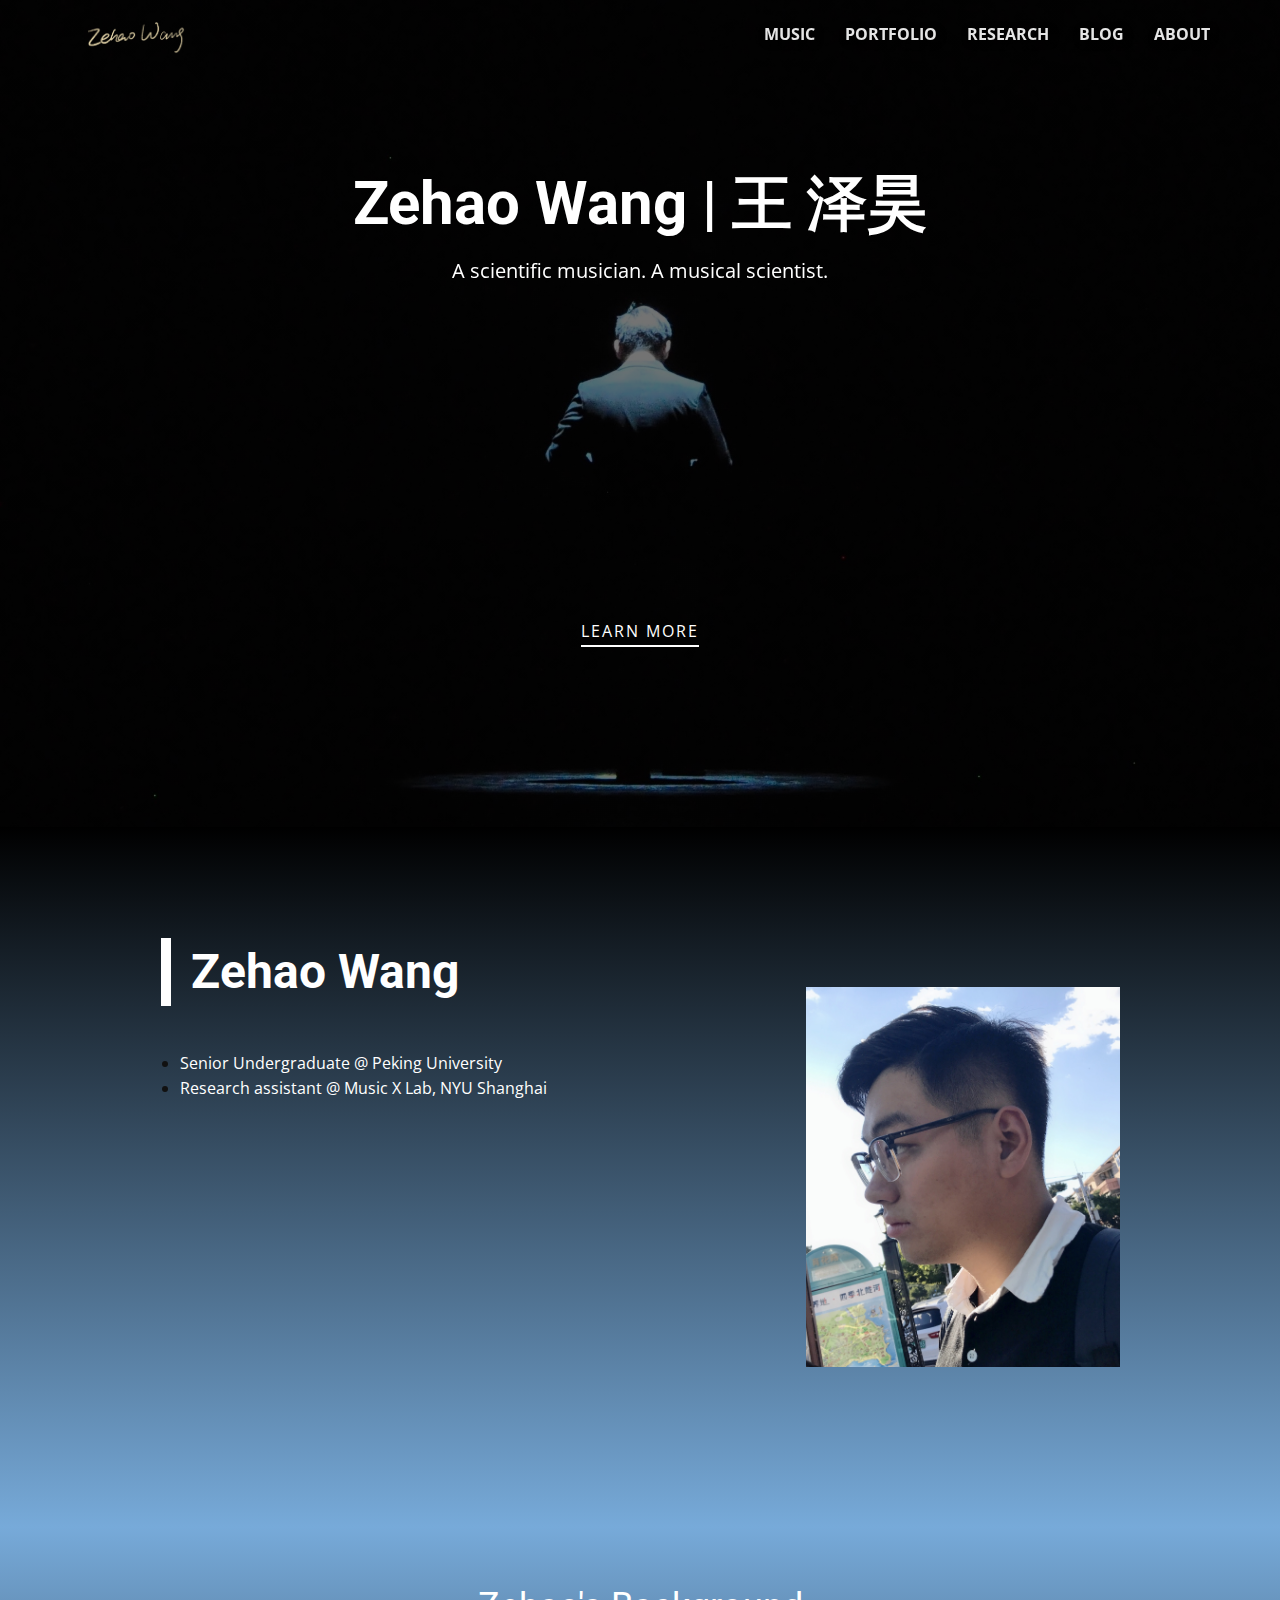
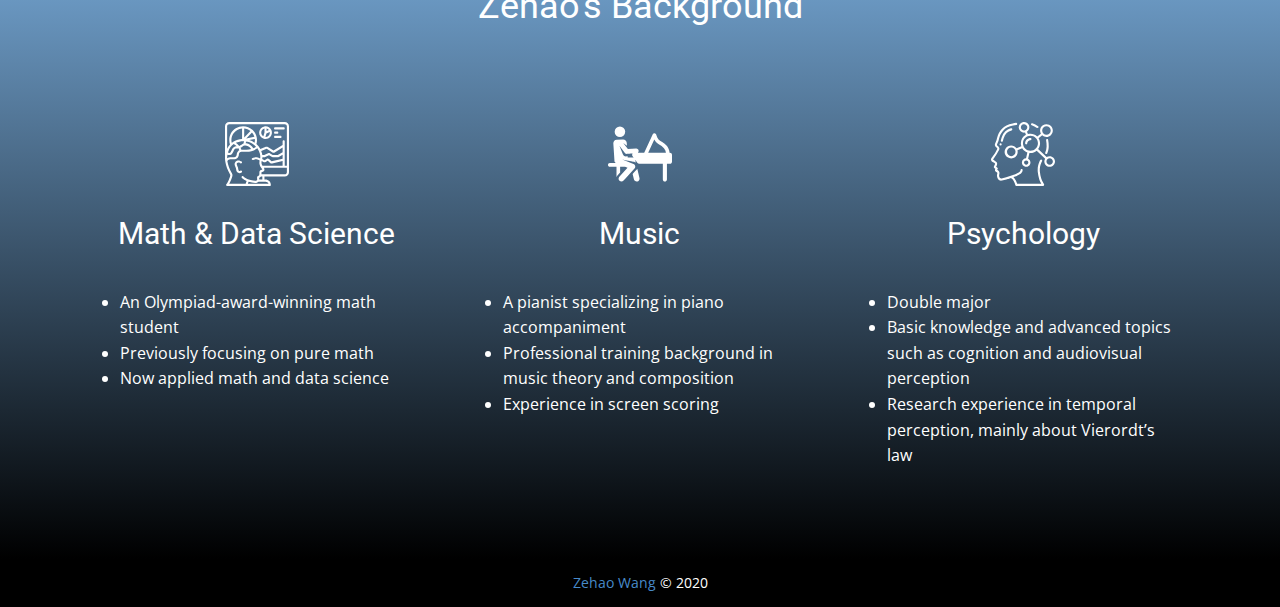
<file: home.html>
<!DOCTYPE html>
<html style="font-size: 16px;">
  <head>
    <meta name="viewport" content="width=device-width, initial-scale=1.0">
    <meta charset="utf-8">
    <meta name="keywords" content="Zehao Wang">
    <meta name="description" content="">
    <meta name="page_type" content="np-template-header-footer-from-plugin">
    <title>Zehao Wang | Home</title>
    <link rel="stylesheet" href="nicepage.css" media="screen">
<link rel="stylesheet" href="home.css" media="screen">
    <script class="u-script" type="text/javascript" src="jquery.js" defer=""></script>
    <script class="u-script" type="text/javascript" src="nicepage.js" defer=""></script>
    <meta name="generator" content="Nicepage 3.1.3, nicepage.com">
    <script async="async" src="https://www.googletagmanager.com/gtag/js?id=G-5VH31YK80W"></script>
    <script> window.dataLayer = window.dataLayer || [];
  function gtag(){dataLayer.push(arguments);}
  gtag('js', new Date());
  gtag('config', 'G-5VH31YK80W'); </script>
    <link id="u-theme-google-font" rel="stylesheet" href="https://fonts.googleapis.com/css?family=Roboto:100,100i,300,300i,400,400i,500,500i,700,700i,900,900i|Open+Sans:300,300i,400,400i,600,600i,700,700i,800,800i">
    
    
    
    
    
    
    <script type="application/ld+json">{
		"@context": "http://schema.org",
		"@type": "Organization",
		"name": "Zehao_homepage",
		"url": "index.html",
		"logo": "images/Signatures-en-light.png"
}</script>
    <meta property="og:title" content="Zehao Wang | Home">
    <meta property="og:type" content="website">
    <meta name="theme-color" content="#478ac9">
    <link rel="canonical" href="index.html">
    <meta property="og:url" content="index.html">
  </head>
  <body class="u-body u-overlap u-overlap-contrast u-overlap-transparent"><header class="u-clearfix u-header u-palette-1-dark-3 u-sticky u-header" id="sec-7720"><div class="u-clearfix u-sheet u-sheet-1">
        <nav class="u-menu u-menu-dropdown u-offcanvas u-menu-1">
          <div class="menu-collapse" style="font-size: 1rem; letter-spacing: 0px; font-weight: 700; text-transform: uppercase;">
            <a class="u-border-2 u-border-active-palette-1-base u-border-hover-palette-1-base u-border-no-left u-border-no-right u-border-no-top u-button-style u-custom-left-right-menu-spacing u-custom-padding-bottom u-custom-top-bottom-menu-spacing u-nav-link u-text-active-palette-1-base u-text-grey-10 u-text-hover-palette-1-light-1" href="#" style="text-shadow: 2px 2px 8px rgba(0,0,0,0.4);">
              <svg><use xmlns:xlink="http://www.w3.org/1999/xlink" xlink:href="#menu-hamburger"></use></svg>
              <svg version="1.1" xmlns="http://www.w3.org/2000/svg" xmlns:xlink="http://www.w3.org/1999/xlink"><defs><symbol id="menu-hamburger" viewBox="0 0 16 16" style="width: 16px; height: 16px;"><rect y="1" width="16" height="2"></rect><rect y="7" width="16" height="2"></rect><rect y="13" width="16" height="2"></rect>
</symbol>
</defs></svg>
            </a>
          </div>
          <div class="u-custom-menu u-nav-container">
            <ul class="u-nav u-spacing-30 u-unstyled u-nav-1"><li class="u-nav-item"><a class="u-border-2 u-border-active-palette-1-base u-border-hover-palette-1-base u-border-no-left u-border-no-right u-border-no-top u-button-style u-nav-link u-text-active-palette-1-base u-text-grey-10 u-text-hover-palette-1-light-1" href="music" style="padding: 10px 0px; text-shadow: 2px 2px 8px rgba(0,0,0,0.4);">Music</a>
</li><li class="u-nav-item"><a class="u-border-2 u-border-active-palette-1-base u-border-hover-palette-1-base u-border-no-left u-border-no-right u-border-no-top u-button-style u-nav-link u-text-active-palette-1-base u-text-grey-10 u-text-hover-palette-1-light-1" href="portfolio" style="padding: 10px 0px; text-shadow: 2px 2px 8px rgba(0,0,0,0.4);">Portfolio</a>
</li><li class="u-nav-item"><a class="u-border-2 u-border-active-palette-1-base u-border-hover-palette-1-base u-border-no-left u-border-no-right u-border-no-top u-button-style u-nav-link u-text-active-palette-1-base u-text-grey-10 u-text-hover-palette-1-light-1" href="research" style="padding: 10px 0px; text-shadow: 2px 2px 8px rgba(0,0,0,0.4);">Research</a>
</li><li class="u-nav-item"><a class="u-border-2 u-border-active-palette-1-base u-border-hover-palette-1-base u-border-no-left u-border-no-right u-border-no-top u-button-style u-nav-link u-text-active-palette-1-base u-text-grey-10 u-text-hover-palette-1-light-1" href="https://blog.mathemusics.com/" target="_blank" style="padding: 10px 0px; text-shadow: 2px 2px 8px rgba(0,0,0,0.4);">Blog</a>
</li><li class="u-nav-item"><a class="u-border-2 u-border-active-palette-1-base u-border-hover-palette-1-base u-border-no-left u-border-no-right u-border-no-top u-button-style u-nav-link u-text-active-palette-1-base u-text-grey-10 u-text-hover-palette-1-light-1" href="about" style="padding: 10px 0px; text-shadow: 2px 2px 8px rgba(0,0,0,0.4);">About</a><div class="u-nav-popup"><ul class="u-h-spacing-20 u-nav u-unstyled u-v-spacing-10 u-nav-2"><li class="u-nav-item"><a class="u-button-style u-nav-link u-white" href="about.html#sec-3ee5" data-page-id="248720350">Bio</a>
</li><li class="u-nav-item"><a class="u-button-style u-nav-link u-white" href="https://zehao.mathemusics.com/files/Zehao_CV.pdf" target="_blank">CV</a>
</li></ul>
</div>
</li></ul>
          </div>
          <div class="u-custom-menu u-nav-container-collapse">
            <div class="u-black u-container-style u-inner-container-layout u-opacity u-opacity-95 u-sidenav">
              <div class="u-sidenav-overflow">
                <div class="u-menu-close"></div>
                <ul class="u-align-center u-nav u-popupmenu-items u-unstyled u-nav-3"><li class="u-nav-item"><a class="u-button-style u-nav-link" href="music" style="padding: 10px 0px; text-shadow: 2px 2px 8px rgba(0,0,0,0.4);">Music</a>
</li><li class="u-nav-item"><a class="u-button-style u-nav-link" href="portfolio" style="padding: 10px 0px; text-shadow: 2px 2px 8px rgba(0,0,0,0.4);">Portfolio</a>
</li><li class="u-nav-item"><a class="u-button-style u-nav-link" href="research" style="padding: 10px 0px; text-shadow: 2px 2px 8px rgba(0,0,0,0.4);">Research</a>
</li><li class="u-nav-item"><a class="u-button-style u-nav-link" href="https://blog.mathemusics.com/" target="_blank" style="padding: 10px 0px; text-shadow: 2px 2px 8px rgba(0,0,0,0.4);">Blog</a>
</li><li class="u-nav-item"><a class="u-button-style u-nav-link" href="about" style="padding: 10px 0px; text-shadow: 2px 2px 8px rgba(0,0,0,0.4);">About</a><div class="u-nav-popup"><ul class="u-h-spacing-20 u-nav u-unstyled u-v-spacing-10 u-nav-4"><li class="u-nav-item"><a class="u-button-style u-nav-link" href="about.html#sec-3ee5" data-page-id="248720350">Bio</a>
</li><li class="u-nav-item"><a class="u-button-style u-nav-link" href="https://zehao.mathemusics.com/files/Zehao_CV.pdf" target="_blank">CV</a>
</li></ul>
</div>
</li></ul>
              </div>
            </div>
            <div class="u-black u-menu-overlay u-opacity u-opacity-70"></div>
          </div>
        </nav>
        <a href="https://zehao.mathemusics.com" class="u-image u-logo u-image-1" data-image-width="1650" data-image-height="550" title="Home">
          <img src="images/Signatures-en-light.png" class="u-logo-image u-logo-image-1" data-image-width="100">
        </a>
      </div></header>
    <section class="u-align-center u-clearfix u-image u-shading u-section-1" src="" data-image-width="2423" data-image-height="1481" id="sec-752d">
      <div class="u-clearfix u-sheet u-sheet-1">
        <h1 class="u-text u-text-default u-title u-text-1">Zehao Wang | 王 泽昊</h1>
        <p class="u-large-text u-text u-text-default u-text-variant u-text-2" data-animation-name="fadeIn" data-animation-duration="1000" data-animation-delay="0" data-animation-direction="">A scientific musician. A musical scientist.</p>
        <a href="about.html" data-page-id="248720350" class="u-active-none u-border-2 u-border-white u-btn u-btn-rectangle u-button-style u-hover-none u-none u-btn-1">learn more</a>
      </div>
    </section>
    <section class="u-clearfix u-gradient u-section-2" id="sec-05b3">
      <div class="u-clearfix u-sheet u-valign-middle u-sheet-1">
        <div class="u-clearfix u-layout-wrap u-layout-wrap-1">
          <div class="u-layout">
            <div class="u-layout-row">
              <div class="u-align-left u-container-style u-layout-cell u-right-cell u-size-38 u-layout-cell-1">
                <div class="u-container-layout u-valign-middle-lg u-valign-middle-md u-valign-middle-sm u-valign-top-xs u-container-layout-1">
                  <blockquote class="u-border-10 u-border-white u-custom-font u-heading-font u-text u-text-default u-text-1">
                    <span class="u-text-body-alt-color">Zehao Wang</span>
                    <br>
                  </blockquote>
                  <ul class="u-text u-text-default u-text-2">
                    <li>
                      <span class="u-text-body-alt-color">Senior Undergraduate @ Peking University</span>
                    </li>
                    <li>
                      <span class="u-text-body-alt-color">Research assistant @ Music X Lab, NYU Shanghai</span>
                    </li>
                  </ul>
                </div>
              </div>
              <div class="u-align-center u-container-style u-layout-cell u-right-cell u-size-22 u-layout-cell-2">
                <div class="u-container-layout u-valign-middle u-container-layout-2">
                  <img class="u-expand-resize u-expanded-width u-image u-image-default u-image-1" src="images/me.jpg" data-image-width="2334" data-image-height="2824">
                </div>
              </div>
            </div>
          </div>
        </div>
      </div>
    </section>
    <section class="u-clearfix u-gradient u-section-3" id="sec-2d7f">
      <div class="u-clearfix u-sheet u-valign-middle u-sheet-1">
        <h2 class="u-align-center u-text u-text-body-alt-color u-text-1">Zehao's Background</h2>
        <div class="u-list u-repeater u-list-1">
          <div class="u-container-style u-list-item u-repeater-item">
            <div class="u-container-layout u-similar-container u-container-layout-1"><span class="u-icon u-icon-circle u-text-body-alt-color u-icon-1"><svg class="u-svg-link" preserveAspectRatio="xMidYMin slice" viewBox="0 0 512 512" style=""><use xmlns:xlink="http://www.w3.org/1999/xlink" xlink:href="#svg-53b5"></use></svg><svg xmlns="http://www.w3.org/2000/svg" xmlns:xlink="http://www.w3.org/1999/xlink" version="1.1" xml:space="preserve" class="u-svg-content" viewBox="0 0 512 512" x="0px" y="0px" id="svg-53b5" style="enable-background:new 0 0 512 512;"><g><g><g><path d="M136.451,398.02c0.313-2.241-0.278-4.515-1.642-6.32c-1.361-1.809-3.386-3.002-5.629-3.315     c-2.242-0.313-4.517,0.281-6.321,1.648c-2.587,2.467-6.404,3.134-9.675,1.692c-4.176-2.482-6.714-7.001-6.658-11.858     c-0.609-9.067-3.071-17.913-7.233-25.992c-5.733-13.175-7.55-19.125-2.408-24.95c9.525-10.75,25.242,0.617,26,1.183     c3.77,2.8,9.094,2.029,11.915-1.725c2.821-3.754,2.081-9.082-1.657-11.925c-9.967-7.517-33.033-16.942-49.05,1.167     c-12.85,14.55-5.975,30.358-0.45,43.058c3.149,5.963,5.123,12.475,5.817,19.183c-0.061,11.327,6.135,21.763,16.108,27.133     c3.389,1.709,7.13,2.602,10.925,2.608c6.053-0.109,11.902-2.202,16.65-5.958C134.948,402.286,136.138,400.261,136.451,398.02z"></path><path d="M477.867,0H34.133C15.29,0.019,0.019,15.29,0,34.133v256c0.047,0.354,0.118,0.704,0.211,1.049     c0.035,9.14,0.837,18.262,2.397,27.268c5.778,32.351,16.929,63.506,32.992,92.175c2.815,5.318,5.181,9.89,6.971,13.947     c-1.179,17.382-23.501,66.022-30.446,71.936c-3.029,2.15-4.319,6.013-3.19,9.552c1.129,3.539,4.417,5.941,8.132,5.94H358.4     c2.264,0.001,4.435-0.897,6.035-2.498c1.601-1.601,2.499-3.772,2.498-6.035c-0.028-23.553-19.114-42.639-42.667-42.667h-8.533     v-25.6h162.133c18.844-0.019,34.115-15.29,34.133-34.133V34.133C511.981,15.29,496.71,0.019,477.867,0z M236.667,165.275     c-13.286-9.161-27.862-16.293-43.248-21.162l44.958-8.975c0.359,3.297,0.545,6.612,0.556,9.929     C238.917,151.865,238.157,158.642,236.667,165.275z M248.018,197.028c-6.847,5.053-14.181,9.411-21.893,13.008     c-20.931-31.121-44.2-38.657-60.59-39.182c0.862-5.169,2.31-10.222,4.315-15.064c3.862,0.698,7.773,1.507,11.725,2.543     c19.648,5.157,37.998,14.372,53.869,27.051c0.294,0.273,0.608,0.525,0.939,0.753C240.482,189.523,244.368,193.16,248.018,197.028     z M169.967,131.392l45.89-47.931c8.843,10.127,15.389,22.047,19.19,34.943L169.967,131.392z M153.6,123.811V51.605     c18.257,1.618,35.632,8.586,49.948,20.031L153.6,123.811z M157.467,188.325c11.16-1.585,32.122,0.237,52.185,27.876     c-12.05,3.716-24.584,5.625-37.193,5.666h-40.192c-0.41,0-0.798,0.105-1.206,0.118c-1.321-3.654-2.86-7.705-4.71-12.043     c-0.606-1.397-1.477-2.934-2.331-4.459c4.037-1.798,7.95-3.86,11.715-6.174c1.783-1.1,3.492-2.225,5.158-3.317     C145.738,192.17,151.416,189.543,157.467,188.325z M148.249,172.959c-5.966,2.111-11.601,5.062-16.732,8.766     c-1.533,1.017-3.1,2.042-4.742,3.058c-4.061,2.565-8.35,4.749-12.812,6.525c-8.02-9.383-17.223-17.686-27.378-24.703     c20.665-9.354,43.232-13.746,65.897-12.826C150.307,159.98,148.886,166.419,148.249,172.959z M136.533,136.98     c-23.585,1.488-46.575,8.023-67.417,19.162c-1.779,0.95-3.425,2.043-5.131,3.07c-0.175,0.13-0.388,0.188-0.553,0.332     c-3.373,2.052-6.634,4.284-9.768,6.687c-6.184-26.417-0.605-54.217,15.293-76.203c15.898-21.985,40.551-35.993,67.576-38.395     V136.98z M69.308,175.903c8.877,5.087,17.049,11.315,24.308,18.524c-4.645-0.033-9.272,0.592-13.742,1.856     c-15.6,4.85-22.325,19.183-28.258,31.825c-2.048,4.763-4.502,9.341-7.333,13.684c-3.894,5.399-9.123,7.907-20.598,3.052     c0.925-3.177,1.889-6.367,3.031-9.585C33.948,211.302,48.929,190.425,69.308,175.903z M34.558,264.492     c9.509,0.043,18.387-4.751,23.567-12.725c3.47-5.188,6.463-10.68,8.942-16.408c4.867-10.367,9.458-20.158,17.883-22.783     c3.698-0.889,7.499-1.27,11.3-1.133c2.758-0.05,5.525-0.1,8.258-0.375c0.894-0.09,1.796-0.324,2.692-0.459     c1.32,1.925,2.482,3.954,3.475,6.067c1.456,3.418,2.727,6.701,3.84,9.727c-3.43,1.741-6.57,4.003-9.306,6.706     c-7.297,7.147-11.389,16.944-11.342,27.158c-0.011,11.778-9.556,21.323-21.333,21.333H42.667     c-9.197-0.094-18.156,2.917-25.428,8.547c-0.019-9.6,0.846-19.181,2.585-28.622C24.529,263.35,29.513,264.353,34.558,264.492z      M165.463,494.933H33.658c12.217-21.275,26.092-57.175,26.092-71.8l-0.026-0.121c0.017-1.153-0.202-2.297-0.642-3.362     c-2.125-5.142-5.033-10.642-8.4-17.008c-15.278-27.099-25.852-56.592-31.275-87.225c-0.129-0.716-0.162-1.448-0.28-2.166     c4.57-8.818,13.608-14.418,23.538-14.584h29.867c21.198-0.023,38.377-17.202,38.4-38.4c0.081-11.748,9.585-21.252,21.333-21.333     h40.192c31.138-0.064,61.432-10.135,86.409-28.729c9.534,13.352,16.412,28.412,20.257,44.362     c2.542,9.031,3.617,18.411,3.183,27.783c-0.23,2.964-0.65,5.91-1.256,8.82c-7.95-4.425-16.579-7.501-25.535-9.103     c-9.88-0.91-19.836,0.452-29.108,3.983c-2.258,0.683-4.492,1.358-6.7,1.933c-4.549,1.202-7.267,5.859-6.077,10.411     c1.19,4.552,5.838,7.283,10.394,6.106c2.4-0.633,4.842-1.367,7.308-2.108c6.863-2.689,14.224-3.869,21.583-3.458     c8.528,1.705,16.692,4.891,24.121,9.412c-1.551,6.941-2.255,14.044-2.096,21.155c1.693,13.993,7.205,27.249,15.933,38.317     c3.07,4.222,5.656,8.776,7.708,13.575c-1.171,0.538-2.402,0.935-3.667,1.183c-5.433,0.076-10.607,2.33-14.363,6.257     c-3.755,3.926-5.777,9.196-5.612,14.627c0.424,6.979,0.019,13.983-1.208,20.867c-0.436,1.523-1.294,2.893-2.475,3.95     c-0.617,0.608-1.008,0.733-2.717,1.142c-6.033,1.408-12.2,4.567-12.2,17.217c0,2.8,0.267,5.6,0.542,8.342     c0.958,9.45,1.183,11.7-7.175,14.458c-14.708,4.933-85.642-11.975-102.25-34.067c-1.827-2.449-4.824-3.735-7.858-3.37     c-3.034,0.364-5.642,2.322-6.837,5.134c-1.196,2.812-0.797,6.049,1.045,8.486h0c10.769,11.732,24.263,20.629,39.29,25.904     C169.542,478.958,166.975,486.829,165.463,494.933z M372.634,314.658l-18.1-17.158c-5.959-5.605-14.943-6.501-21.892-2.183     l-15.934,10.175c-0.295,0.167-0.655,0.167-0.95,0l-18.12-10.274c0.825-3.83,1.389-7.711,1.686-11.618     c0.049-0.652,0.019-1.341,0.052-2h14.906c2.651,0.009,5.269-0.593,7.65-1.758l29.442-13.908c0.262-0.135,0.574-0.132,0.833,0.009     l20.417,12.95c2.857,1.76,6.144,2.697,9.5,2.708h39.767c3.094-0.001,6.135-0.796,8.833-2.308l30.075-17.138v31.882     L372.634,314.658z M460.8,311.588v38.279H299.696c-4.255-6.182-6.898-13.329-7.688-20.792c-0.13-5.554,0.401-11.103,1.582-16.531     l13.726,7.781c5.757,3.281,12.851,3.133,18.467-0.383l15.933-10.175c0.31-0.192,0.707-0.176,1,0.042L360.85,327     c3.304,3.141,7.691,4.89,12.25,4.883c1.404,0.001,2.804-0.17,4.167-0.508L460.8,311.588z M421.892,264.533l-40.233-0.125     l-20.35-12.908c-5.191-3.255-11.684-3.632-17.217-1l-29.808,14.033H298.44c-0.674-4.727-1.591-9.417-2.748-14.05     c-1.529-6.254-3.474-12.399-5.82-18.395l43.153-17.555c0.299-0.12,0.635-0.108,0.925,0.033l45.292,28.658     c5.56,3.594,12.709,3.601,18.275,0.017l63.283-40.021v39.27L421.892,264.533z M287.408,435.2h11.258v25.6h-24.339     c-0.022-2.52-0.176-5.038-0.461-7.542c-0.217-2.175-0.458-4.4-0.458-6.625c0-0.317,0.009-0.592,0.017-0.842     c3.732-0.844,7.151-2.721,9.867-5.417C284.86,438.815,286.241,437.078,287.408,435.2z M324.267,477.867     c10.846,0.013,20.511,6.846,24.142,17.067H182.821c1.433-6.06,3.572-11.932,6.375-17.493c17.007,5.804,34.765,9.117,52.721,9.834     c4.451,0.138,8.896-0.419,13.175-1.65c4.94-1.451,9.436-4.119,13.078-7.758H324.267z M494.933,401.067     c-0.012,9.421-7.646,17.054-17.067,17.067H291.782c0.217-4.049,0.226-8.778,0.226-14.675c0-1.383,0-3.692,3.925-3.842     c0.562-0.001,1.123-0.057,1.675-0.167c7.152-0.776,13.481-4.981,16.967-11.275c2.179-7.322,0.659-15.246-4.075-21.242h184.433     V401.067z M494.933,349.867h-17.067V153.6c0-4.713-3.82-8.533-8.533-8.533s-8.533,3.821-8.533,8.533v29.439l-72.4,45.786     l-45.325-28.683c-4.922-3.063-11.006-3.604-16.392-1.458l-44.006,17.899c-8.043-15.018-18.671-28.5-31.396-39.827     c3.123-10.273,4.713-20.951,4.719-31.689c-0.002-7.291-0.717-14.565-2.133-21.717c-4.419-22.312-15.617-42.716-32.067-58.425     l-0.006-0.006l-0.002-0.003l-0.004-0.003C185.1,29.715,129.176,23.976,86.104,50.989     c-43.072,27.013-62.255,79.856-46.543,128.209c-9.254,10.358-16.843,22.09-22.495,34.778V34.133     c0.012-9.421,7.646-17.054,17.067-17.067h443.733c9.421,0.012,17.054,7.646,17.067,17.067V349.867z"></path><path d="M371.067,64.542c-0.042-0.093-0.125-0.148-0.17-0.239c-9.723-21.586-32.983-33.685-56.239-29.252     s-40.435,24.239-41.536,47.888c-1.101,23.649,14.165,44.966,36.908,51.539c0.076,0.024,0.126,0.083,0.203,0.105     c0.148,0.042,0.294,0.028,0.442,0.061c19.038,5.287,39.418-0.871,52.342-15.817c12.924-14.946,16.076-36.001,8.096-54.077     C371.085,64.683,371.097,64.61,371.067,64.542z M315.733,84.142l-8.69,30.494c-11.935-6.917-18.492-20.373-16.584-34.035     c1.908-13.662,11.9-24.807,25.274-28.189V84.142z M332.8,52.412c7.134,1.864,13.469,5.996,18.05,11.773l-18.05,8.018V52.412z      M324.267,119.467c-0.282,0-0.544-0.077-0.825-0.083l7.94-27.871l26.456-11.752c0.342,1.839,0.53,3.703,0.563,5.573     C358.381,104.177,343.11,119.448,324.267,119.467z"></path><path d="M469.333,42.667h-68.267c-4.713,0-8.533,3.82-8.533,8.533s3.821,8.533,8.533,8.533h68.267     c4.713,0,8.533-3.82,8.533-8.533S474.046,42.667,469.333,42.667z"></path><path d="M401.067,93.867h17.067c4.713,0,8.533-3.821,8.533-8.533s-3.82-8.533-8.533-8.533h-17.067     c-4.713,0-8.533,3.82-8.533,8.533S396.354,93.867,401.067,93.867z"></path><path d="M443.733,110.933h-42.667c-4.713,0-8.533,3.82-8.533,8.533s3.821,8.533,8.533,8.533h42.667     c4.713,0,8.533-3.82,8.533-8.533S448.446,110.933,443.733,110.933z"></path>
</g>
</g>
</g></svg>
            
            
          </span>
              <h3 class="u-align-center u-text u-text-body-alt-color u-text-2">Math &amp; Data Science</h3>
              <ul class="u-align-left u-text u-text-body-alt-color u-text-default u-text-3">
                <li>An Olympiad-award-winning math student</li>
                <li> Previously focusing on pure math</li>
                <li> Now applied math and data science</li>
              </ul>
            </div>
          </div>
          <div class="u-container-style u-list-item u-repeater-item">
            <div class="u-container-layout u-similar-container u-container-layout-2"><span class="u-icon u-icon-circle u-text-body-alt-color u-icon-2"><svg class="u-svg-link" preserveAspectRatio="xMidYMin slice" viewBox="0 0 460 460" style=""><use xmlns:xlink="http://www.w3.org/1999/xlink" xlink:href="#svg-6188"></use></svg><svg xmlns="http://www.w3.org/2000/svg" xmlns:xlink="http://www.w3.org/1999/xlink" version="1.1" xml:space="preserve" class="u-svg-content" viewBox="0 0 460 460" x="0px" y="0px" id="svg-6188" style="enable-background:new 0 0 460 460;"><g id="XMLID_245_"><path id="XMLID_806_" d="M46.16,275.894c-0.002,0.219-0.012,0.024-0.012,0.293C46.148,276.089,46.158,275.991,46.16,275.894z"></path><path id="XMLID_889_" d="M210.514,336.082c-2.158,3.488-0.534,1.409-33.41,37.639l9.021,38.445   c2.594,11.052,13.658,17.918,24.717,15.32c11.056-2.594,17.916-13.66,15.321-24.716L210.514,336.082z"></path><circle id="XMLID_891_" cx="85.69" cy="69.788" r="37.821"></circle><path id="XMLID_1027_" d="M445.251,221.752h-2.823c-0.336-27.025-14.952-59.708-68.504-87.347   c-15.582-8.043-25.281-34.808-27.699-44.421c-1.331-5.373-5.915-9.318-11.426-9.835c-5.514-0.527-10.749,2.506-13.056,7.539   l-61.482,134.064c-10.441,0-37.436,0-46.514,0c4.321-3.36,6.963-8.725,6.596-14.6c-0.588-9.446-8.744-16.626-18.168-16.036   l-59.159,3.687l-33.572-44.275l26.821,20.959l-1.501-22.625c-0.934-14.079-13.105-24.736-27.185-23.802l-45.462,3.016   c-14.08,0.934-24.736,13.105-23.802,27.185l5.516,83.134c3.175,46.747,2.251,44.44,4.836,48.737   c4.335,7.205,10.57,8.188,10.57,8.188c-10.618,0-36.652,0-46.211,0C5.832,295.32,0,301.152,0,308.345   c0,7.194,5.832,13.025,13.025,13.025h48.09v76.125c1.496-5.347,4.216-10.438,8.201-14.829l17.849-19.67v-41.626   c32.202,0,15.245,0,35.333,0v0.004l17.84,7.347l-58.92,64.931c-7.632,8.41-7,21.414,1.41,29.046   c8.427,7.646,21.428,6.984,29.046-1.41l78.595-86.613c4.501-4.96,6.304-11.803,4.832-18.338   c-1.473-6.534-6.036-11.942-12.229-14.493l-80.313-33.077c0,0-0.005-0.006-0.006-0.007l0.006,0.003   c94.867,19.694,90.615,18.136,97.168,22.204c-5.615-23.929-4.405-18.798-4.694-19.923l16.864,23.032   c2.777,3.794,7.198,6.036,11.9,6.036c4.501,0,165.475,0,170.075,0c0,14.365,0,104.324,0,113.171   c0,8.146,6.604,14.749,14.749,14.749c8.146,0,14.749-6.604,14.749-14.749c0-9.088,0-98.824,0-113.171h21.68   c8.146,0,14.749-6.604,14.749-14.749v-48.863C460,228.356,453.397,221.752,445.251,221.752z M175.33,255.593h-33.485l-0.609-9.174   c-5.325,0.332-2.828,0.176-11.353,0.708c-9.89,0.616-18.696-5.27-22.279-13.944l-25.468-61.948l39.122,51.594   c3.251,4.288,8.312,6.782,13.652,6.782c0.865,0-1.851,0.148,42.015-2.585c-0.714,0.851-1.344,1.786-1.859,2.803   c-2.341,4.616-2.078,10.09,0.621,14.443c0.525,0.845,0.132,0.259,10.527,14.455C182.765,256.574,179.069,255.593,175.33,255.593z    M288.921,221.752l43.811-95.533c6.506,11.984,15.999,24.5,29.244,31.336c35.488,18.316,53.696,39.864,54.336,64.198   C402.984,221.752,301.708,221.752,288.921,221.752z"></path>
</g></svg>
            
            
          </span>
              <h3 class="u-align-center u-text u-text-body-alt-color u-text-4">Music</h3>
              <ul class="u-align-left u-text u-text-body-alt-color u-text-default u-text-5">
                <li>A pianist specializing in piano accompaniment</li>
                <li> Professional training background in music theory and composition</li>
                <li> Experience in screen scoring</li>
              </ul>
            </div>
          </div>
          <div class="u-container-style u-list-item u-repeater-item">
            <div class="u-container-layout u-similar-container u-container-layout-3"><span class="u-icon u-icon-circle u-text-body-alt-color u-icon-3"><svg class="u-svg-link" preserveAspectRatio="xMidYMin slice" viewBox="0 0 60 60" style=""><use xmlns:xlink="http://www.w3.org/1999/xlink" xlink:href="#svg-11bd"></use></svg><svg xmlns="http://www.w3.org/2000/svg" xmlns:xlink="http://www.w3.org/1999/xlink" version="1.1" xml:space="preserve" class="u-svg-content" viewBox="0 0 60 60" id="svg-11bd" style="color: currentcolor;"><!-- Generator: Sketch 51.3 (57544) - http://www.bohemiancoding.com/sketch --><title>Zehao Wang | Home</title><desc>Created with Sketch.</desc><defs></defs><g id="Page-1" stroke="none" stroke-width="1" fill="none" fill-rule="evenodd"><g id="038---Mind-Map" transform="translate(-1.000000, 0.000000)" fill="currentColor" fill-rule="nonzero"><path d="M52.358,29.925 C52.598521,30.0374035 52.8738678,30.049549 53.1233515,29.9587594 C53.3728353,29.8679698 53.5759761,29.681698 53.688,29.441 C54.6201202,27.4435919 55.1118993,25.2691233 55.13,23.065 C55.1628354,20.9620275 54.9862987,18.8610072 54.603,16.793 C54.5361913,16.4419866 54.2871941,16.1532788 53.9498032,16.03563 C53.6124124,15.9179813 53.2378855,15.9892653 52.9673032,16.22263 C52.696721,16.4559948 52.5711913,16.8159866 52.638,17.167 C52.9967038,19.1014383 53.16152,21.0668379 53.13,23.034 C53.1164122,24.957951 52.6883621,26.856379 51.875,28.6 C51.6441374,29.0993355 51.8599519,29.6913731 52.358,29.925 Z" id="Shape"></path><path d="M2.472,37.391 C2.80078202,37.6194083 3.14797678,37.8200989 3.51,37.991 C3.942,38.212 4.667,38.582 4.718,38.841 C4.78085126,39.1828692 4.73974795,39.5357307 4.6,39.854 C4.451,40.174 4.295,40.449 4.16,40.686 C3.794,41.333 3.181,42.417 4.105,43.172 C4.321,43.372 4.694,43.661 5.034,43.922 C4.78370505,44.359639 4.67048978,44.8623148 4.709,45.365 C4.76206133,45.7609003 4.97674391,46.1171358 5.302,46.349 C5.524,46.505 5.761,46.641 5.994,46.774 C6.586,47.11 6.817,47.267 6.894,47.581 C6.94956021,47.9834802 6.91541128,48.3932674 6.794,48.781 C6.735,49.048 6.678,49.316 6.644,49.581 C6.54469822,50.4923539 6.65729272,51.4143284 6.973,52.275 C7.42281456,53.8638526 8.85996076,54.9707558 10.511,55 C10.7865929,54.9991845 11.0613714,54.9700312 11.331,54.913 C14.1877778,54.2358183 17.0028445,53.3934018 19.762,52.39 C22.015,53.712 23.438,57.732 23.809,59.241 C23.9197719,59.6870872 24.3203652,60.0002183 24.78,60 L49.88,59.93 C50.198095,59.9293833 50.4969218,59.7774667 50.6848608,59.5208273 C50.8727998,59.2641879 50.9274293,58.9334437 50.832,58.63 C50.584758,57.9524505 50.2437748,57.3128965 49.819,56.73 C49.5792082,56.3843183 49.3630492,56.0228282 49.172,55.648 C48.7190564,54.7315437 48.3414759,53.7797332 48.043,52.802 C47.4717419,50.8695435 47.0758071,48.8895347 46.86,46.886 C46.5099629,43.8919504 46.9660141,40.858744 48.181,38.1 C48.3802909,37.6313627 48.6170587,37.1795644 48.889,36.749 C49.0783508,36.4453242 49.091309,36.0636989 48.9229935,35.7478784 C48.7546779,35.432058 48.4306598,35.2300231 48.0729935,35.2178784 C47.7153272,35.2057337 47.3783508,35.3853242 47.189,35.689 C46.8649333,36.2062972 46.5814189,36.7479168 46.341,37.309 C44.9876868,40.3937013 44.4816273,43.7835409 44.875,47.129 C45.1062541,49.2528642 45.5279509,51.3516424 46.135,53.4 C46.4640482,54.4749292 46.879054,55.5216399 47.376,56.53 C47.6041562,56.9828684 47.8630969,57.4195592 48.151,57.837 L48.218,57.937 L25.536,58 C24.8721602,55.6278229 23.6672676,53.4419012 22.016,51.614 L22.916,51.299 C23.586,51.065 24.091,50.889 24.35,50.806 C28.634,49.451 30.776,47.5 30.718,45.006 C30.7049669,44.4631101 30.2610463,44.0298436 29.718,44.03 L29.7,44.03 C29.1480455,44.043101 28.711146,44.5010397 28.724,45.053 C28.748,46.082 27.905,47.583 23.748,48.898 C23.477,48.985 22.955,49.167 22.262,49.409 C21.519,49.669 20.574,49.999 19.532,50.353 L19.525,50.353 C16.7107997,51.3845725 13.8393482,52.2526858 10.925,52.953 C9.99237299,53.133267 9.08385414,52.5448046 8.867,51.62 C8.65336419,51.0511056 8.5729723,50.4408114 8.632,49.836 C8.658,49.626 8.706,49.418 8.752,49.209 C8.95576498,48.5176489 8.98564963,47.7866772 8.839,47.081 C8.54814599,46.1623751 7.87220583,45.4156291 6.987,45.035 L6.78,44.917 C6.88797779,44.6989963 7.01691908,44.4920204 7.165,44.299 C7.33275906,44.0864363 7.40714209,43.8149259 7.3711438,43.5465408 C7.33514552,43.2781557 7.19184383,43.0358431 6.974,42.875 C6.734,42.699 6.168,42.275 5.754,41.941 C5.802,41.854 5.854,41.758 5.904,41.671 C6.061,41.396 6.24,41.076 6.415,40.706 C6.73144627,40.0050454 6.82465982,39.2237273 6.682,38.468 C6.442,37.248 5.273,36.65 4.421,36.214 C4.13330073,36.0772824 3.85736569,35.9170729 3.596,35.735 C3.38336862,35.5912941 3.18391862,35.42899 3,35.25 C3,35.098 3.163,34.73 3.925,33.803 C5.71607044,31.4972449 7.2517206,29.0039928 8.505,26.367 C8.73934083,25.9538574 8.87135428,25.4906102 8.89,25.016 C8.78670832,24.0108401 8.25404392,23.0993679 7.429,22.516 C7.029,22.145 6.644,21.795 6.599,21.469 C6.60563423,21.2329751 6.65864086,21.0005614 6.755,20.785 C6.918,20.356 7.106,19.936 7.295,19.515 C7.70505054,18.6694994 8.03256792,17.786408 8.273,16.878 L8.373,16.452 C8.58408599,15.4522697 8.85626318,14.4664205 9.188,13.5 C9.97629737,11.324256 11.1967986,9.33056659 12.776,7.639 C14.689,5.615 17.7,4.183 21.738,3.38 C22.771,3.171 23.805,2.973 24.849,2.78 C25.3626322,2.6539631 25.6893163,2.14978225 25.594476,1.62948553 C25.4996358,1.10918881 25.0160682,0.752701481 24.491,0.816 C23.4363333,1.00666667 22.3876667,1.20666667 21.345,1.416 C16.836,2.316 13.559,3.897 11.322,6.261 C9.55741114,8.14917091 8.19304573,10.3748111 7.311,12.804 C6.95075136,13.8502634 6.65486506,14.9175914 6.425,16 L6.325,16.422 C6.1115707,17.2063052 5.82532664,17.9689531 5.47,18.7 C5.27,19.156 5.062,19.612 4.883,20.084 C4.65284498,20.6094053 4.56192334,21.1852424 4.619,21.756 C4.82021123,22.6521932 5.3374331,23.4459531 6.076,23.992 C6.565,24.44 6.886,24.756 6.89,25.031 C6.85421996,25.1830023 6.79697882,25.3291355 6.72,25.465 C5.52247783,27.986227 4.05560327,30.370443 2.345,32.576 C1.62,33.458 0.86,34.487 1.02,35.517 C1.23211923,36.311598 1.75555427,36.9871609 2.472,37.391 Z" id="Shape"></path><path d="M39.819,1.256 C39.4815627,1.13845962 39.1070506,1.20986851 38.836539,1.44332764 C38.5660274,1.67678677 38.4406133,2.03682814 38.507539,2.38782764 C38.5744647,2.73882715 38.8235627,3.02745962 39.161,3.145 C40.8910506,3.75813208 42.5427839,4.57309008 44.082,5.573 C44.547576,5.87012918 45.1658708,5.73357602 45.463,5.26799998 C45.7601292,4.80242395 45.623576,4.1841292 45.158,3.887 C43.4878551,2.80333242 41.6958324,1.92024351 39.819,1.256 Z" id="Shape"></path><path d="M12.167,17.8 L12.267,17.365 C12.4424278,16.5295136 12.6657971,15.7048165 12.936,14.895 C13.5391016,13.2259058 14.4723406,11.6954483 15.68,10.395 C16.9761231,9.17314541 18.5624442,8.30202828 20.289,7.864 C20.6376132,7.76576066 20.9058574,7.48669775 20.9902433,7.13447458 C21.0746292,6.7822514 20.9619648,6.41193017 20.6957164,6.1663819 C20.4294681,5.92083364 20.0512577,5.83844433 19.707,5.951 C17.6463921,6.48650189 15.7586426,7.54420641 14.226,9.022 C12.8334238,10.5175212 11.756941,12.2786676 11.061,14.2 C10.7612032,15.086623 10.5141052,15.9902005 10.321,16.906 L10.221,17.339 C10.1356254,17.6881834 10.2442362,18.0563226 10.5054777,18.3032451 C10.7667192,18.5501676 11.1403903,18.6378757 11.4842121,18.5329737 C11.8280339,18.4280717 12.0890973,18.1467025 12.168,17.796 L12.167,17.8 Z" id="Shape"></path><circle id="Oval" cx="10" cy="21" r="1"></circle><path d="M38,15 C35.2399468,15.0033061 33.0033061,17.2399468 33,20 C33,20.5522847 33.4477153,21 34,21 C34.5522847,21 35,20.5522847 35,20 C35,18.3431458 36.3431458,17 38,17 C38.5522847,17 39,16.5522847 39,16 C39,15.4477153 38.5522847,15 38,15 Z" id="Shape"></path><path d="M56,32 C54.9708745,32.0013223 53.9676003,32.3224678 53.129,32.919 L45.182,25.4 C47.4428553,22.4227492 47.6096656,18.3522584 45.6,15.2 L49.012,12.47 C51.3359454,14.5296639 54.8502484,14.4658338 57.0978666,12.3231368 C59.3454847,10.1804399 59.577118,6.67319798 57.6308189,4.25351671 C55.6845198,1.83383544 52.2091361,1.30837639 49.6344994,3.04451687 C47.0598627,4.78065734 46.2442931,8.19961123 47.758,10.911 L44.358,13.633 C42.07539,11.3378845 38.729409,10.4578666 35.613,11.333 L34.745,9.173 C36.8107325,7.80777724 37.5628945,5.1342385 36.5120132,2.89220091 C35.4611319,0.650163313 32.9251045,-0.48214493 30.554262,0.23213076 C28.1834195,0.94640645 26.6949542,3.29119391 27.0574915,5.74061235 C27.4200289,8.1900308 29.5238994,10.0031182 32,10 C32.2970415,9.9963847 32.5931867,9.96660287 32.885,9.911 L33.752,12.069 C29.9306034,14.1120266 28.1101062,18.5901133 29.422,22.72 L25,24.686 C23.2515946,22.0199314 19.7503461,21.1409846 16.950032,22.6651513 C14.1497178,24.1893179 12.9869544,27.6068126 14.2766403,30.5225549 C15.5663262,33.4382973 18.8771025,34.8770639 21.8886801,33.830525 C24.9002576,32.7839862 26.6053594,29.6021759 25.809,26.515 L30.247,24.543 C31.3365471,26.3971352 33.0516025,27.8019418 35.084,28.505 L33.86,34.014 C31.8344507,34.0736773 30.1696369,35.6309518 29.9750347,37.6480144 C29.7804325,39.6650769 31.1168256,41.5119019 33.0936061,41.957716 C35.0703865,42.4035302 37.0701108,41.3090843 37.7601095,39.4037463 C38.4501082,37.4984082 37.6148615,35.3773066 35.811,34.454 L37.032,28.946 C37.3534804,28.9811575 37.6766039,28.999183 38,29 C40.1302296,29.000821 42.1909508,28.2420557 43.812,26.86 L51.761,34.38 C51.2669131,35.1648037 51.0032298,36.0726229 51,37 C51,39.7614237 53.2385763,42 56,42 C58.7614237,42 61,39.7614237 61,37 C61,34.2385763 58.7614237,32 56,32 Z M29,5 C28.9973324,3.48889853 30.1189886,2.21167534 31.6177779,2.01915194 C33.1165673,1.82662854 34.5246085,2.77890549 34.9039359,4.24162404 C35.2832632,5.70434259 34.5154609,7.22088183 33.112,7.781 L33.106,7.781 C32.75467,7.92385413 32.3792583,7.99818972 32,8 C31.2043505,8 30.4412888,7.68392948 29.8786797,7.12132034 C29.3160705,6.55871121 29,5.79564947 29,5 Z M20,32 C17.790861,32 16,30.209139 16,28 C16,25.790861 17.790861,24 20,24 C22.209139,24 24,25.790861 24,28 C24,30.209139 22.209139,32 20,32 Z M34,40 C32.8954305,40 32,39.1045695 32,38 C32,36.8954305 32.8954305,36 34,36 C35.1045695,36 36,36.8954305 36,38 C36,39.1045695 35.1045695,40 34,40 Z M53,4 C55.209139,4 57,5.790861 57,8 C57,10.209139 55.209139,12 53,12 C50.790861,12 49,10.209139 49,8 C49,5.790861 50.790861,4 53,4 Z M31,20 C31,16.1340068 34.1340068,13 38,13 C41.8659932,13 45,16.1340068 45,20 C45,23.8659932 41.8659932,27 38,27 C34.1358343,26.9955914 31.0044086,23.8641657 31,20 Z M56,40 C54.3431458,40 53,38.6568542 53,37 C53,35.3431458 54.3431458,34 56,34 C57.6568542,34 59,35.3431458 59,37 C59,38.6568542 57.6568542,40 56,40 Z" id="Shape"></path>
</g>
</g></svg>
            
            
          </span>
              <h3 class="u-align-center u-text u-text-body-alt-color u-text-6">Psychology</h3>
              <ul class="u-align-left u-text u-text-body-alt-color u-text-default u-text-7">
                <li>Double major</li>
                <li> Basic knowledge and advanced topics such as cognition and audiovisual perception</li>
                <li> Research experience in temporal perception, mainly about Vierordt’s law</li>
              </ul>
            </div>
          </div>
        </div>
      </div>
    </section>
    
    
    
    
    <footer class="u-align-center u-black u-clearfix u-footer u-footer" id="sec-491e"><div class="u-clearfix u-sheet u-sheet-1">
        <p class="u-small-text u-text u-text-variant u-text-1">
          <a href="https://zehao.mathemusics.com" class="u-active-none u-border-none u-btn u-button-link u-button-style u-hover-none u-none u-text-palette-1-base u-btn-1">Zehao Wang</a> © 2020
        </p>
      </div></footer>
  </body>
</html>
</file>
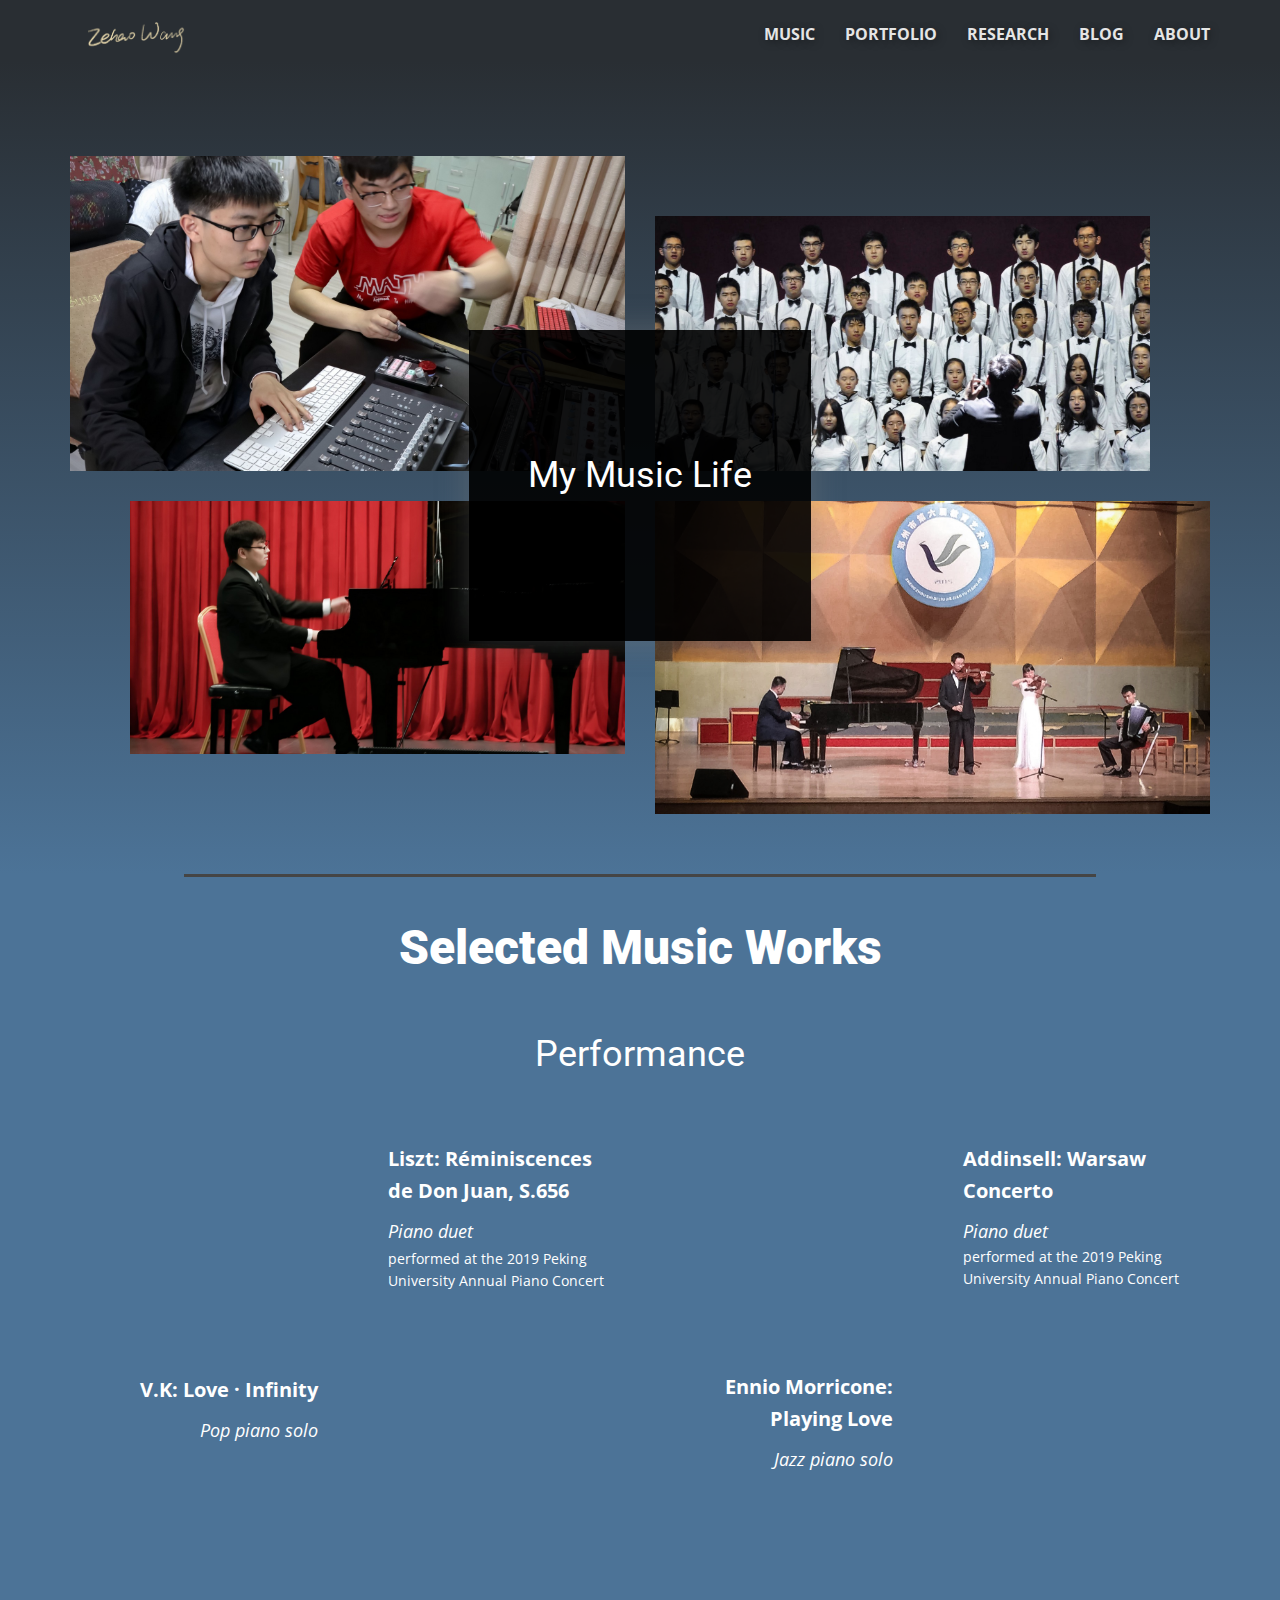
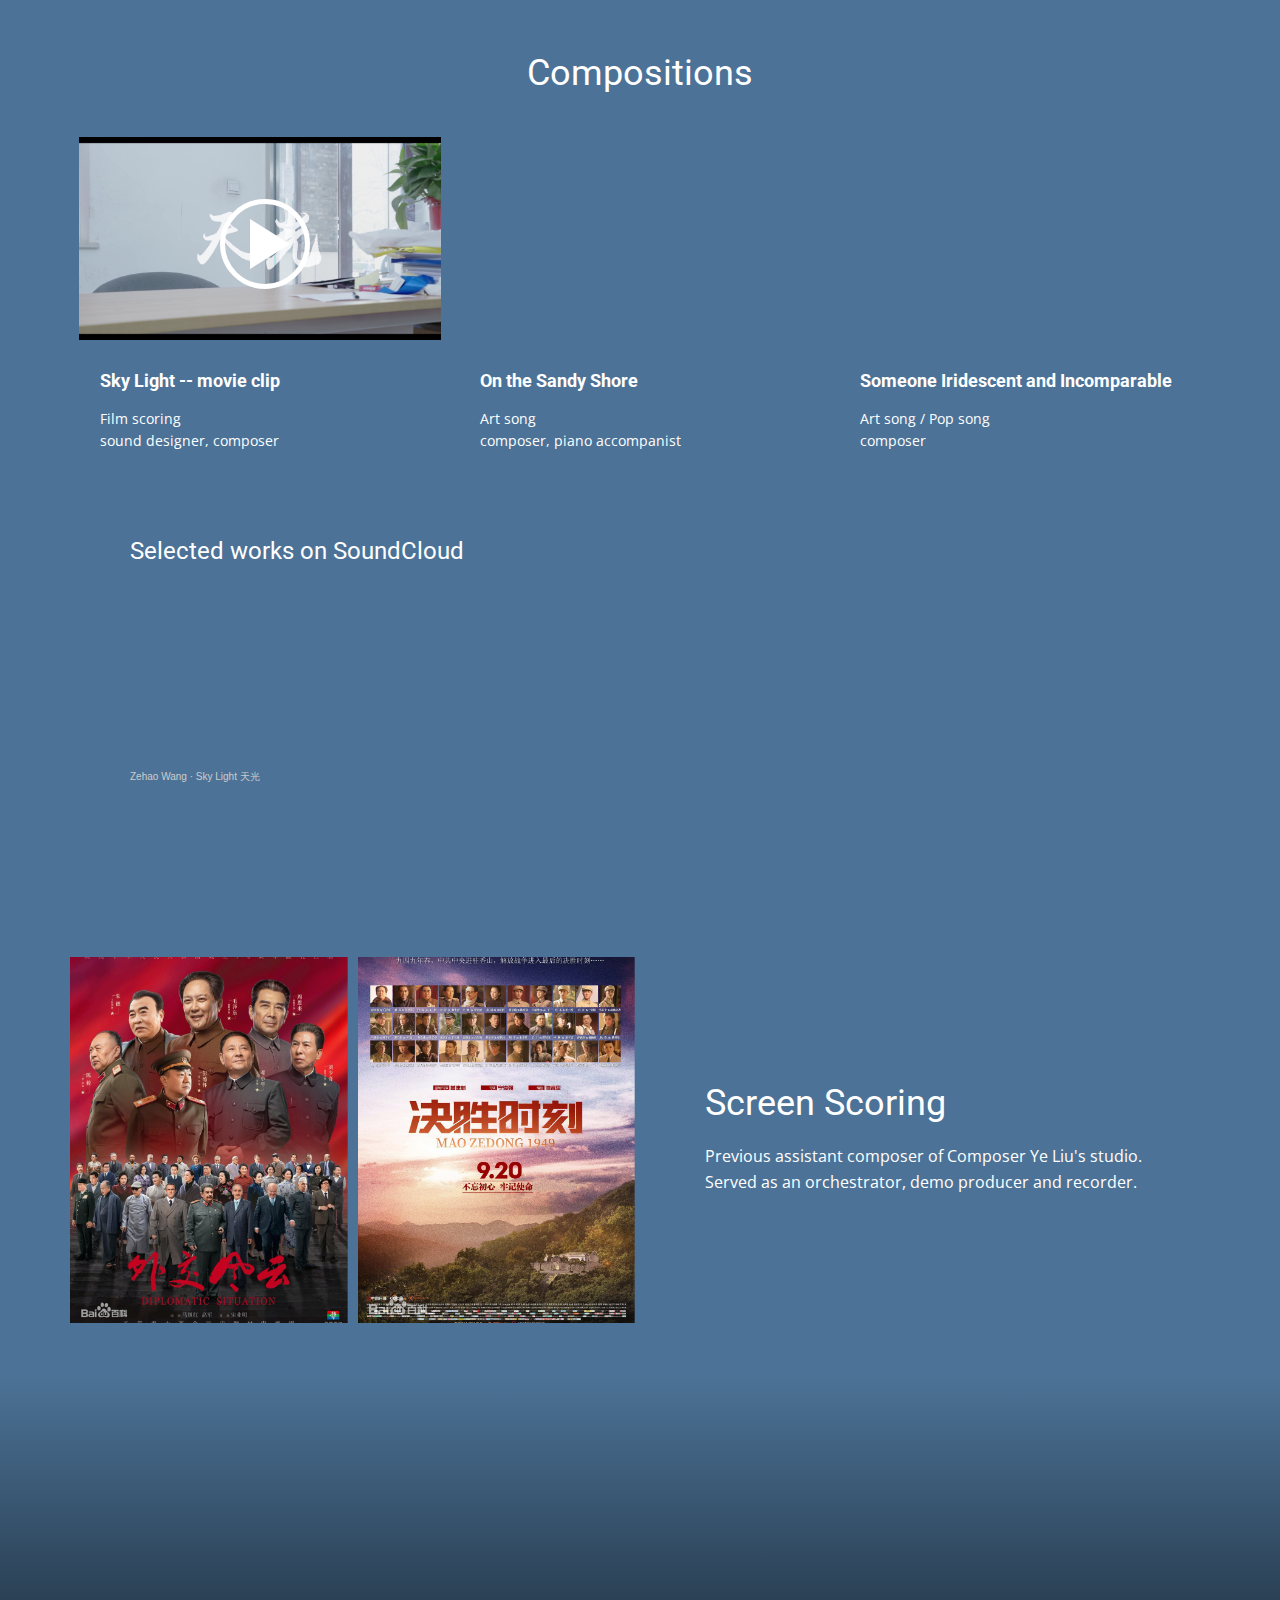
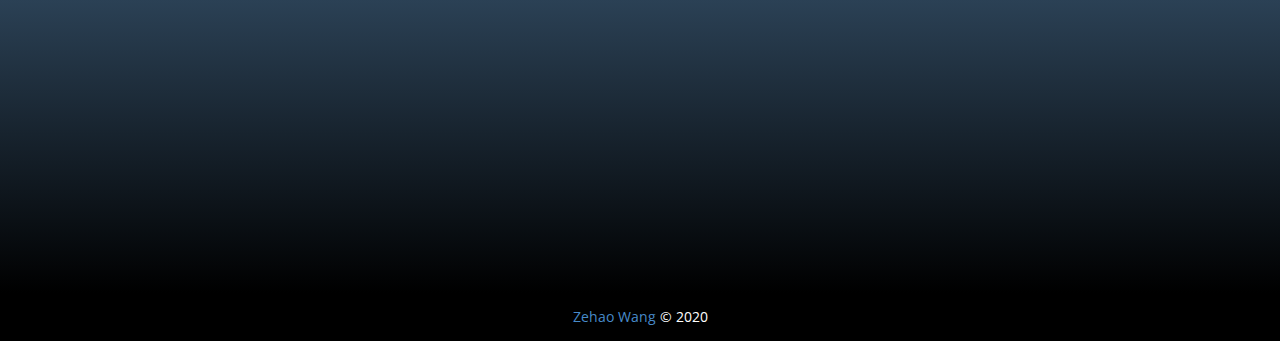
<file: music.html>
<!DOCTYPE html>
<html style="font-size: 16px;">
  <head>
    <meta name="viewport" content="width=device-width, initial-scale=1.0">
    <meta charset="utf-8">
    <meta name="keywords" content="">
    <meta name="description" content="">
    <meta name="page_type" content="np-template-header-footer-from-plugin">
    <title>Zehao Wang | Music</title>
    <link rel="stylesheet" href="nicepage.css" media="screen">
<link rel="stylesheet" href="music.css" media="screen">
    <script class="u-script" type="text/javascript" src="jquery.js" defer=""></script>
    <script class="u-script" type="text/javascript" src="nicepage.js" defer=""></script>
    <meta name="generator" content="Nicepage 3.1.3, nicepage.com">
    <script async="async" src="https://www.googletagmanager.com/gtag/js?id=G-5VH31YK80W"></script>
    <script> window.dataLayer = window.dataLayer || [];
  function gtag(){dataLayer.push(arguments);}
  gtag('js', new Date());
  gtag('config', 'G-5VH31YK80W'); </script>
    <link id="u-theme-google-font" rel="stylesheet" href="https://fonts.googleapis.com/css?family=Roboto:100,100i,300,300i,400,400i,500,500i,700,700i,900,900i|Open+Sans:300,300i,400,400i,600,600i,700,700i,800,800i">
    
    
    
    
    
    
    
    
    
    <script type="application/ld+json">{
		"@context": "http://schema.org",
		"@type": "Organization",
		"name": "Zehao_homepage",
		"url": "index.html",
		"logo": "images/Signatures-en-light.png"
}</script>
    <meta property="og:title" content="Zehao Wang | Music">
    <meta property="og:type" content="website">
    <meta name="theme-color" content="#478ac9">
    <link rel="canonical" href="index.html">
    <meta property="og:url" content="index.html">
  </head>
  <body class="u-body"><header class="u-clearfix u-header u-palette-1-dark-3 u-sticky u-header" id="sec-7720"><div class="u-clearfix u-sheet u-sheet-1">
        <nav class="u-menu u-menu-dropdown u-offcanvas u-menu-1">
          <div class="menu-collapse" style="font-size: 1rem; letter-spacing: 0px; font-weight: 700; text-transform: uppercase;">
            <a class="u-border-2 u-border-active-palette-1-base u-border-hover-palette-1-base u-border-no-left u-border-no-right u-border-no-top u-button-style u-custom-left-right-menu-spacing u-custom-padding-bottom u-custom-top-bottom-menu-spacing u-nav-link u-text-active-palette-1-base u-text-grey-10 u-text-hover-palette-1-light-1" href="#" style="text-shadow: 2px 2px 8px rgba(0,0,0,0.4);">
              <svg><use xmlns:xlink="http://www.w3.org/1999/xlink" xlink:href="#menu-hamburger"></use></svg>
              <svg version="1.1" xmlns="http://www.w3.org/2000/svg" xmlns:xlink="http://www.w3.org/1999/xlink"><defs><symbol id="menu-hamburger" viewBox="0 0 16 16" style="width: 16px; height: 16px;"><rect y="1" width="16" height="2"></rect><rect y="7" width="16" height="2"></rect><rect y="13" width="16" height="2"></rect>
</symbol>
</defs></svg>
            </a>
          </div>
          <div class="u-custom-menu u-nav-container">
            <ul class="u-nav u-spacing-30 u-unstyled u-nav-1"><li class="u-nav-item"><a class="u-border-2 u-border-active-palette-1-base u-border-hover-palette-1-base u-border-no-left u-border-no-right u-border-no-top u-button-style u-nav-link u-text-active-palette-1-base u-text-grey-10 u-text-hover-palette-1-light-1" href="music" style="padding: 10px 0px; text-shadow: 2px 2px 8px rgba(0,0,0,0.4);">Music</a>
</li><li class="u-nav-item"><a class="u-border-2 u-border-active-palette-1-base u-border-hover-palette-1-base u-border-no-left u-border-no-right u-border-no-top u-button-style u-nav-link u-text-active-palette-1-base u-text-grey-10 u-text-hover-palette-1-light-1" href="portfolio" style="padding: 10px 0px; text-shadow: 2px 2px 8px rgba(0,0,0,0.4);">Portfolio</a>
</li><li class="u-nav-item"><a class="u-border-2 u-border-active-palette-1-base u-border-hover-palette-1-base u-border-no-left u-border-no-right u-border-no-top u-button-style u-nav-link u-text-active-palette-1-base u-text-grey-10 u-text-hover-palette-1-light-1" href="research" style="padding: 10px 0px; text-shadow: 2px 2px 8px rgba(0,0,0,0.4);">Research</a>
</li><li class="u-nav-item"><a class="u-border-2 u-border-active-palette-1-base u-border-hover-palette-1-base u-border-no-left u-border-no-right u-border-no-top u-button-style u-nav-link u-text-active-palette-1-base u-text-grey-10 u-text-hover-palette-1-light-1" href="https://blog.mathemusics.com/" target="_blank" style="padding: 10px 0px; text-shadow: 2px 2px 8px rgba(0,0,0,0.4);">Blog</a>
</li><li class="u-nav-item"><a class="u-border-2 u-border-active-palette-1-base u-border-hover-palette-1-base u-border-no-left u-border-no-right u-border-no-top u-button-style u-nav-link u-text-active-palette-1-base u-text-grey-10 u-text-hover-palette-1-light-1" href="about" style="padding: 10px 0px; text-shadow: 2px 2px 8px rgba(0,0,0,0.4);">About</a><div class="u-nav-popup"><ul class="u-h-spacing-20 u-nav u-unstyled u-v-spacing-10 u-nav-2"><li class="u-nav-item"><a class="u-button-style u-nav-link u-white" href="about.html#sec-3ee5" data-page-id="248720350">Bio</a>
</li><li class="u-nav-item"><a class="u-button-style u-nav-link u-white" href="https://zehao.mathemusics.com/files/Zehao_CV.pdf" target="_blank">CV</a>
</li></ul>
</div>
</li></ul>
          </div>
          <div class="u-custom-menu u-nav-container-collapse">
            <div class="u-black u-container-style u-inner-container-layout u-opacity u-opacity-95 u-sidenav">
              <div class="u-sidenav-overflow">
                <div class="u-menu-close"></div>
                <ul class="u-align-center u-nav u-popupmenu-items u-unstyled u-nav-3"><li class="u-nav-item"><a class="u-button-style u-nav-link" href="music" style="padding: 10px 0px; text-shadow: 2px 2px 8px rgba(0,0,0,0.4);">Music</a>
</li><li class="u-nav-item"><a class="u-button-style u-nav-link" href="portfolio" style="padding: 10px 0px; text-shadow: 2px 2px 8px rgba(0,0,0,0.4);">Portfolio</a>
</li><li class="u-nav-item"><a class="u-button-style u-nav-link" href="research" style="padding: 10px 0px; text-shadow: 2px 2px 8px rgba(0,0,0,0.4);">Research</a>
</li><li class="u-nav-item"><a class="u-button-style u-nav-link" href="https://blog.mathemusics.com/" target="_blank" style="padding: 10px 0px; text-shadow: 2px 2px 8px rgba(0,0,0,0.4);">Blog</a>
</li><li class="u-nav-item"><a class="u-button-style u-nav-link" href="about" style="padding: 10px 0px; text-shadow: 2px 2px 8px rgba(0,0,0,0.4);">About</a><div class="u-nav-popup"><ul class="u-h-spacing-20 u-nav u-unstyled u-v-spacing-10 u-nav-4"><li class="u-nav-item"><a class="u-button-style u-nav-link" href="about.html#sec-3ee5" data-page-id="248720350">Bio</a>
</li><li class="u-nav-item"><a class="u-button-style u-nav-link" href="https://zehao.mathemusics.com/files/Zehao_CV.pdf" target="_blank">CV</a>
</li></ul>
</div>
</li></ul>
              </div>
            </div>
            <div class="u-black u-menu-overlay u-opacity u-opacity-70"></div>
          </div>
        </nav>
        <a href="https://zehao.mathemusics.com" class="u-image u-logo u-image-1" data-image-width="1650" data-image-height="550" title="Home">
          <img src="images/Signatures-en-light.png" class="u-logo-image u-logo-image-1" data-image-width="100">
        </a>
      </div></header>
    <section class="u-clearfix u-gradient u-section-1" id="carousel_32c0">
      <div class="u-clearfix u-sheet u-sheet-1">
        <div class="u-clearfix u-expanded-width u-gutter-30 u-layout-wrap u-layout-wrap-1">
          <div class="u-layout">
            <div class="u-layout-col">
              <div class="u-size-30">
                <div class="u-layout-row">
                  <div class="u-align-left u-container-style u-expand-resize u-image u-layout-cell u-left-cell u-size-30 u-image-1" src="" data-image-width="1600" data-image-height="1067">
                    <div class="u-container-layout u-container-layout-1"></div>
                  </div>
                  <div class="u-align-left u-container-style u-layout-cell u-right-cell u-size-30 u-layout-cell-2">
                    <div class="u-container-layout">
                      <img src="images/conduct_choir.jpg" class="u-image u-image-2" data-image-width="1600" data-image-height="1063">
                    </div>
                  </div>
                </div>
              </div>
              <div class="u-size-30">
                <div class="u-layout-row">
                  <div class="u-align-left u-container-style u-layout-cell u-left-cell u-size-30 u-layout-cell-3">
                    <div class="u-container-layout u-container-layout-3">
                      <img src="images/piano_101.jpg" class="u-image u-image-3" data-image-width="1600" data-image-height="1067">
                    </div>
                  </div>
                  <div class="u-align-left u-container-style u-expand-resize u-image u-layout-cell u-right-cell u-size-30 u-image-4" src="" data-image-width="1599" data-image-height="909">
                    <div class="u-container-layout u-container-layout-4"></div>
                  </div>
                </div>
              </div>
            </div>
          </div>
        </div>
        <div class="u-align-center u-black u-container-style u-group u-opacity u-opacity-90 u-group-1">
          <div class="u-container-layout u-container-layout-5">
            <h2 class="u-text u-text-1">My Music Life</h2>
          </div>
        </div>
      </div>
    </section>
    <section class="u-align-center u-clearfix u-palette-1-dark-1 u-section-2" id="sec-2035">
      <div class="u-clearfix u-sheet u-valign-top u-sheet-1">
        <div class="u-border-3 u-border-grey-dark-1 u-line u-line-horizontal u-line-1"></div>
        <h1 class="u-text u-text-1">Selected Music Works</h1>
      </div>
    </section>
    <section class="u-clearfix u-palette-1-dark-1 u-section-3" id="sec-8835">
      <div class="u-clearfix u-sheet u-sheet-1">
        <h2 class="u-align-center u-heading-font u-subtitle u-text u-text-default u-text-1">Performance</h2>
        <div class="u-clearfix u-expanded-width u-gutter-10 u-layout-wrap u-layout-wrap-1">
          <div class="u-layout">
            <div class="u-layout-col">
              <div class="u-size-30">
                <div class="u-layout-row">
                  <div class="u-align-left u-container-style u-layout-cell u-left-cell u-size-15 u-size-30-md u-layout-cell-1" src="">
                    <div class="u-container-layout u-container-layout-1">
                      <div class="u-expand-resize u-video u-video-contain u-video-1">
                        <div style="position: absolute;" class="embed-responsive">
                          <iframe style="position: absolute;top: 0;left: 0;width: 100%;height: 100%;" class="embed-responsive-item" src="https://www.youtube.com/embed/FO1MS0_CSvk?mute=0&amp;showinfo=0&amp;controls=1&amp;start=0" frameborder="0" allowfullscreen=""></iframe>
                        </div>
                      </div>
                    </div>
                  </div>
                  <div class="u-align-left u-container-style u-layout-cell u-opacity u-opacity-0 u-size-15 u-size-30-md u-white u-layout-cell-2">
                    <div class="u-container-layout u-container-layout-2">
                      <p class="u-text u-text-body-alt-color u-text-2">Liszt: Réminiscences de Don Juan, S.656</p>
                      <p class="u-text u-text-body-alt-color u-text-3"><i>Piano duet</i>
                        <br>
                      </p>
                      <p class="u-text u-text-body-alt-color u-text-4">performed at the 2019 Peking University Annual Piano Concert</p>
                    </div>
                  </div>
                  <div class="u-align-left u-container-style u-layout-cell u-size-15 u-size-30-md u-layout-cell-3" src="">
                    <div class="u-container-layout u-container-layout-3">
                      <div class="u-expand-resize u-video u-video-contain u-video-2">
                        <div style="position: absolute;" class="embed-responsive">
                          <iframe style="position: absolute;top: 0;left: 0;width: 100%;height: 100%;" class="embed-responsive-item" src="https://www.youtube.com/embed/45UQH6IV7UE?mute=0&amp;showinfo=0&amp;controls=1&amp;start=0" frameborder="0" allowfullscreen=""></iframe>
                        </div>
                      </div>
                    </div>
                  </div>
                  <div class="u-align-left u-container-style u-layout-cell u-opacity u-opacity-0 u-right-cell u-size-15 u-size-30-md u-white u-layout-cell-4">
                    <div class="u-container-layout u-container-layout-4">
                      <p class="u-text u-text-body-alt-color u-text-5">Addinsell: Warsaw Concerto</p>
                      <p class="u-text u-text-body-alt-color u-text-6"><i>Piano duet</i>
                        <br>
                      </p>
                      <p class="u-text u-text-body-alt-color u-text-7">performed at the 2019 Peking University Annual Piano Concert</p>
                    </div>
                  </div>
                </div>
              </div>
              <div class="u-size-30">
                <div class="u-layout-row">
                  <div class="u-align-right u-container-style u-layout-cell u-left-cell u-opacity u-opacity-0 u-size-15 u-size-30-md u-white u-layout-cell-5">
                    <div class="u-container-layout u-container-layout-5">
                      <p class="u-text u-text-body-alt-color u-text-8">V.K: Love · Infinity</p>
                      <p class="u-text u-text-body-alt-color u-text-9"><i>Pop piano solo</i>
                        <br>
                      </p>
                    </div>
                  </div>
                  <div class="u-align-left u-container-style u-layout-cell u-size-15 u-size-30-md u-layout-cell-6" src="">
                    <div class="u-container-layout u-container-layout-6">
                      <div class="u-expand-resize u-video u-video-contain u-video-3">
                        <div style="position: absolute;" class="embed-responsive">
                          <iframe style="position: absolute;top: 0;left: 0;width: 100%;height: 100%;" class="embed-responsive-item" src="https://www.youtube.com/embed/48DfyMj9R0E?mute=0&amp;showinfo=0&amp;controls=1&amp;start=0" frameborder="0" allowfullscreen=""></iframe>
                        </div>
                      </div>
                    </div>
                  </div>
                  <div class="u-align-right u-container-style u-layout-cell u-opacity u-opacity-0 u-size-15 u-size-30-md u-white u-layout-cell-7">
                    <div class="u-container-layout u-container-layout-7">
                      <p class="u-text u-text-body-alt-color u-text-10">Ennio Morricone: Playing Love</p>
                      <p class="u-text u-text-body-alt-color u-text-11"><i>Jazz piano solo</i>
                        <br>
                      </p>
                    </div>
                  </div>
                  <div class="u-align-left u-container-style u-layout-cell u-right-cell u-size-15 u-size-30-md u-layout-cell-8" src="">
                    <div class="u-container-layout u-container-layout-8">
                      <div class="u-expand-resize u-video u-video-contain u-video-4">
                        <div style="position: absolute;" class="embed-responsive">
                          <iframe style="position: absolute;top: 0;left: 0;width: 100%;height: 100%;" class="embed-responsive-item" src="https://www.youtube.com/embed/3rfwux3AxUk?mute=0&amp;showinfo=0&amp;controls=1&amp;start=0" frameborder="0" allowfullscreen=""></iframe>
                        </div>
                      </div>
                    </div>
                  </div>
                </div>
              </div>
            </div>
          </div>
        </div>
      </div>
    </section>
    <section class="u-clearfix u-palette-1-dark-1 u-section-4" id="carousel_7610">
      <div class="u-clearfix u-sheet u-sheet-1">
        <h2 class="u-align-center u-heading-font u-subtitle u-text u-text-default u-text-1">Compositions</h2>
        <div class="u-clearfix u-expanded-width u-gutter-0 u-layout-wrap u-layout-wrap-1">
          <div class="u-gutter-0 u-layout">
            <div class="u-layout-col">
              <div class="u-size-30">
                <div class="u-layout-row">
                  <div class="u-container-style u-layout-cell u-size-20 u-layout-cell-1">
                    <div class="u-container-layout u-valign-bottom u-container-layout-1">
                      <div class="u-expand-resize u-video u-video-contain u-video-1">
                        <div style="position: absolute;" class="embed-responsive">
                          <iframe style="position: absolute;top: 0;left: 0;width: 100%;height: 100%;" class="embed-responsive-item" data-src="https://www.youtube.com/embed/GkfRR1PafjM?mute=0&amp;showinfo=0&amp;controls=1&amp;start=0" data-poster="images/IMG_1409.JPG" frameborder="0" allowfullscreen=""></iframe>
                          <button class="u-video-poster" data-src="images/IMG_1409.JPG" style="background-image: url('images/IMG_1409.JPG');"></button>
                        </div>
                      </div>
                    </div>
                  </div>
                  <div class="u-container-style u-layout-cell u-size-20 u-layout-cell-2">
                    <div class="u-container-layout u-valign-bottom u-container-layout-2">
                      <div class="u-expand-resize u-video u-video-contain u-video-2">
                        <div style="position: absolute;" class="embed-responsive">
                          <iframe style="position: absolute;top: 0;left: 0;width: 100%;height: 100%;" class="embed-responsive-item" src="https://www.youtube.com/embed/eOyQjQhmc6I?mute=0&amp;showinfo=0&amp;controls=1&amp;start=0" frameborder="0" allowfullscreen=""></iframe>
                        </div>
                      </div>
                    </div>
                  </div>
                  <div class="u-container-style u-layout-cell u-size-20 u-layout-cell-3">
                    <div class="u-container-layout u-valign-bottom u-container-layout-3">
                      <div class="u-expand-resize u-video u-video-contain u-video-3">
                        <div style="position: absolute;" class="embed-responsive">
                          <iframe style="position: absolute;top: 0;left: 0;width: 100%;height: 100%;" class="embed-responsive-item" src="https://www.youtube.com/embed/RiX5GMUTWIQ?mute=0&amp;showinfo=0&amp;controls=1&amp;start=0" frameborder="0" allowfullscreen=""></iframe>
                        </div>
                      </div>
                    </div>
                  </div>
                </div>
              </div>
              <div class="u-size-30">
                <div class="u-layout-row">
                  <div class="u-container-style u-layout-cell u-size-20 u-layout-cell-4">
                    <div class="u-container-layout u-container-layout-4">
                      <h5 class="u-text u-text-2">Sky Light -- movie clip</h5>
                      <p class="u-text u-text-3">Film scoring<br>sound designer, composer
                      </p>
                    </div>
                  </div>
                  <div class="u-container-style u-layout-cell u-size-20 u-layout-cell-5">
                    <div class="u-container-layout u-container-layout-5">
                      <h5 class="u-text u-text-4">On the Sandy Shore</h5>
                      <p class="u-text u-text-5">Art song<br>composer, piano accompanist
                      </p>
                    </div>
                  </div>
                  <div class="u-container-style u-layout-cell u-size-20 u-layout-cell-6">
                    <div class="u-container-layout u-container-layout-6">
                      <h5 class="u-text u-text-6">Someone Iridescent and Incomparable</h5>
                      <p class="u-text u-text-7">Art song / Pop song<br>composer
                      </p>
                    </div>
                  </div>
                </div>
              </div>
            </div>
          </div>
        </div>
        <h2 class="u-align-center u-heading-font u-subtitle u-text u-text-default u-text-8">
          <span style="font-size: 1.5rem;">Selected works on SoundCloud</span>
        </h2>
        <div class="u-clearfix u-custom-html u-custom-html-1">
          <iframe width="100%" height="166" scrolling="no" frameborder="no" allow="autoplay" src="https://w.soundcloud.com/player/?url=https%3A//api.soundcloud.com/tracks/948885052&amp;color=%23ff5500&amp;auto_play=false&amp;hide_related=false&amp;show_comments=true&amp;show_user=true&amp;show_reposts=false&amp;show_teaser=true"></iframe>
          <div style="font-size: 10px; color: #cccccc;line-break: anywhere;word-break: normal;overflow: hidden;white-space: nowrap;text-overflow: ellipsis; font-family: Interstate,Lucida Grande,Lucida Sans Unicode,Lucida Sans,Garuda,Verdana,Tahoma,sans-serif;font-weight: 100;">
            <a href="https://soundcloud.com/zehao-wang" title="Zehao Wang" target="_blank" style="color: #cccccc; text-decoration: none;">Zehao Wang</a> · <a href="https://soundcloud.com/zehao-wang/sky-light" title="Sky Light 天光" target="_blank" style="color: #cccccc; text-decoration: none;">Sky Light 天光</a>
          </div>
        </div>
      </div>
    </section>
    <section class="u-clearfix u-palette-1-dark-1 u-section-5" id="sec-e4ec">
      <div class="u-clearfix u-sheet u-sheet-1">
        <div class="u-clearfix u-expanded-width u-expanded-width-sm u-gutter-10 u-layout-wrap u-layout-wrap-1">
          <div class="u-layout">
            <div class="u-layout-row">
              <div class="u-size-30 u-size-60-md">
                <div class="u-layout-row">
                  <div class="u-align-left u-container-style u-image u-layout-cell u-left-cell u-size-30 u-image-1" data-image-width="899" data-image-height="1275">
                    <div class="u-container-layout u-container-layout-1" src=""></div>
                  </div>
                  <div class="u-align-left u-container-style u-image u-layout-cell u-size-30 u-image-2" data-image-width="912" data-image-height="1275">
                    <div class="u-container-layout u-container-layout-2" src=""></div>
                  </div>
                </div>
              </div>
              <div class="u-size-30 u-size-60-md">
                <div class="u-layout-row">
                  <div class="u-align-left-xl u-align-left-xs u-container-style u-layout-cell u-opacity u-opacity-0 u-right-cell u-size-60 u-white u-layout-cell-3">
                    <div class="u-container-layout u-valign-middle u-container-layout-3">
                      <h2 class="u-text u-text-body-alt-color u-text-1">Screen Scoring </h2>
                      <p class="u-text u-text-body-alt-color u-text-2">Previous assistant composer of Composer Ye Liu's studio.<br>Served as an orchestrator, demo producer and recorder.
                      </p>
                    </div>
                  </div>
                </div>
              </div>
            </div>
          </div>
        </div>
      </div>
    </section>
    <section class="u-clearfix u-gradient u-section-6" id="carousel_64ac">
      <div class="u-clearfix u-sheet u-sheet-1">
        <div class="u-clearfix u-expanded-width u-layout-wrap u-layout-wrap-1">
          <div class="u-layout">
            <div class="u-layout-row">
              <div class="u-container-style u-layout-cell u-size-15 u-size-30-md u-layout-cell-1">
                <div class="u-container-layout u-container-layout-1"></div>
              </div>
              <div class="u-container-style u-layout-cell u-size-15 u-size-30-md u-layout-cell-2">
                <div class="u-container-layout u-container-layout-2"></div>
              </div>
              <div class="u-container-style u-layout-cell u-size-15 u-size-30-md u-layout-cell-3">
                <div class="u-container-layout u-container-layout-3"></div>
              </div>
              <div class="u-container-style u-layout-cell u-size-15 u-size-30-md u-layout-cell-4">
                <div class="u-container-layout u-container-layout-4"></div>
              </div>
            </div>
          </div>
        </div>
      </div>
    </section>
    
    
    
    
    <footer class="u-align-center u-black u-clearfix u-footer u-footer" id="sec-491e"><div class="u-clearfix u-sheet u-sheet-1">
        <p class="u-small-text u-text u-text-variant u-text-1">
          <a href="https://zehao.mathemusics.com" class="u-active-none u-border-none u-btn u-button-link u-button-style u-hover-none u-none u-text-palette-1-base u-btn-1">Zehao Wang</a> © 2020
        </p>
      </div></footer>
  </body>
</html>
</file>
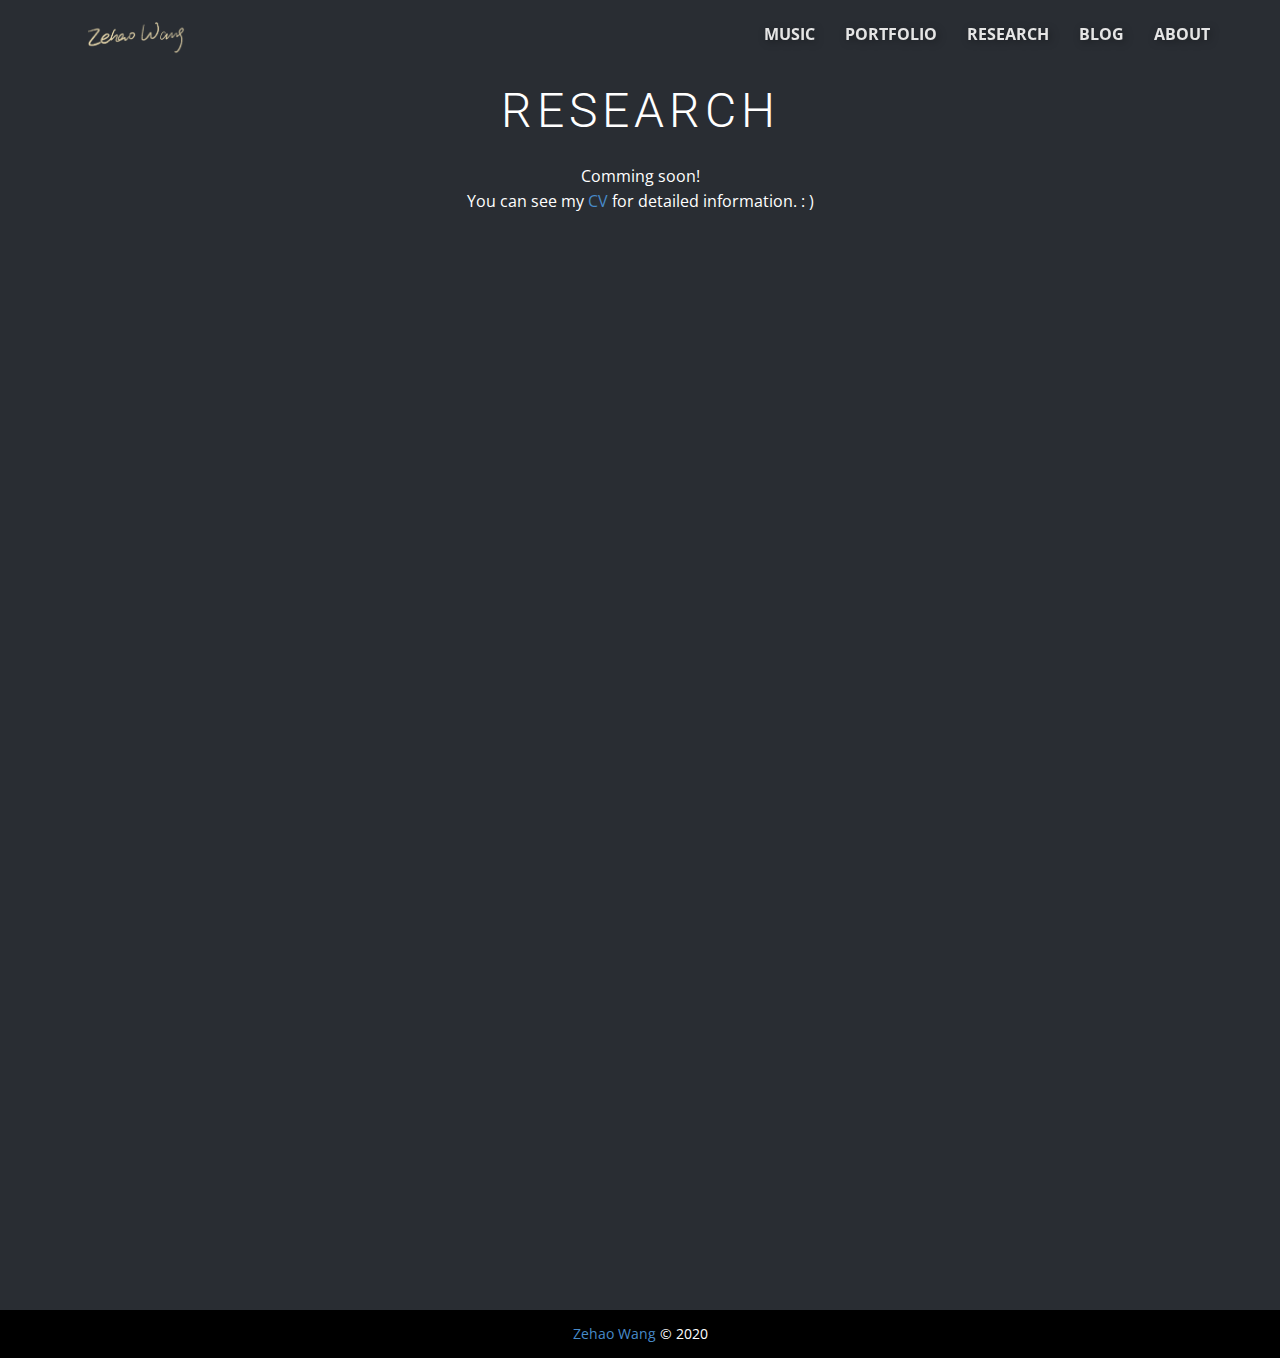
<file: research.html>
<!DOCTYPE html>
<html style="font-size: 16px;">
  <head>
    <meta name="viewport" content="width=device-width, initial-scale=1.0">
    <meta charset="utf-8">
    <meta name="keywords" content="">
    <meta name="description" content="">
    <meta name="page_type" content="np-template-header-footer-from-plugin">
    <title>Zehao Wang | Research</title>
    <link rel="stylesheet" href="nicepage.css" media="screen">
<link rel="stylesheet" href="research.css" media="screen">
    <script class="u-script" type="text/javascript" src="jquery.js" defer=""></script>
    <script class="u-script" type="text/javascript" src="nicepage.js" defer=""></script>
    <meta name="generator" content="Nicepage 3.1.3, nicepage.com">
    <script async="async" src="https://www.googletagmanager.com/gtag/js?id=G-5VH31YK80W"></script>
    <script> window.dataLayer = window.dataLayer || [];
  function gtag(){dataLayer.push(arguments);}
  gtag('js', new Date());
  gtag('config', 'G-5VH31YK80W'); </script>
    <link id="u-theme-google-font" rel="stylesheet" href="https://fonts.googleapis.com/css?family=Roboto:100,100i,300,300i,400,400i,500,500i,700,700i,900,900i|Open+Sans:300,300i,400,400i,600,600i,700,700i,800,800i">
    
    
    
    
    <script type="application/ld+json">{
		"@context": "http://schema.org",
		"@type": "Organization",
		"name": "Zehao_homepage",
		"url": "index.html",
		"logo": "images/Signatures-en-light.png"
}</script>
    <meta property="og:title" content="Zehao Wang | Research">
    <meta property="og:type" content="website">
    <meta name="theme-color" content="#478ac9">
    <link rel="canonical" href="index.html">
    <meta property="og:url" content="index.html">
  </head>
  <body class="u-body u-overlap u-overlap-contrast u-overlap-transparent"><header class="u-clearfix u-header u-palette-1-dark-3 u-sticky u-header" id="sec-7720"><div class="u-clearfix u-sheet u-sheet-1">
        <nav class="u-menu u-menu-dropdown u-offcanvas u-menu-1">
          <div class="menu-collapse" style="font-size: 1rem; letter-spacing: 0px; font-weight: 700; text-transform: uppercase;">
            <a class="u-border-2 u-border-active-palette-1-base u-border-hover-palette-1-base u-border-no-left u-border-no-right u-border-no-top u-button-style u-custom-left-right-menu-spacing u-custom-padding-bottom u-custom-top-bottom-menu-spacing u-nav-link u-text-active-palette-1-base u-text-grey-10 u-text-hover-palette-1-light-1" href="#" style="text-shadow: 2px 2px 8px rgba(0,0,0,0.4);">
              <svg><use xmlns:xlink="http://www.w3.org/1999/xlink" xlink:href="#menu-hamburger"></use></svg>
              <svg version="1.1" xmlns="http://www.w3.org/2000/svg" xmlns:xlink="http://www.w3.org/1999/xlink"><defs><symbol id="menu-hamburger" viewBox="0 0 16 16" style="width: 16px; height: 16px;"><rect y="1" width="16" height="2"></rect><rect y="7" width="16" height="2"></rect><rect y="13" width="16" height="2"></rect>
</symbol>
</defs></svg>
            </a>
          </div>
          <div class="u-custom-menu u-nav-container">
            <ul class="u-nav u-spacing-30 u-unstyled u-nav-1"><li class="u-nav-item"><a class="u-border-2 u-border-active-palette-1-base u-border-hover-palette-1-base u-border-no-left u-border-no-right u-border-no-top u-button-style u-nav-link u-text-active-palette-1-base u-text-grey-10 u-text-hover-palette-1-light-1" href="music" style="padding: 10px 0px; text-shadow: 2px 2px 8px rgba(0,0,0,0.4);">Music</a>
</li><li class="u-nav-item"><a class="u-border-2 u-border-active-palette-1-base u-border-hover-palette-1-base u-border-no-left u-border-no-right u-border-no-top u-button-style u-nav-link u-text-active-palette-1-base u-text-grey-10 u-text-hover-palette-1-light-1" href="portfolio" style="padding: 10px 0px; text-shadow: 2px 2px 8px rgba(0,0,0,0.4);">Portfolio</a>
</li><li class="u-nav-item"><a class="u-border-2 u-border-active-palette-1-base u-border-hover-palette-1-base u-border-no-left u-border-no-right u-border-no-top u-button-style u-nav-link u-text-active-palette-1-base u-text-grey-10 u-text-hover-palette-1-light-1" href="research" style="padding: 10px 0px; text-shadow: 2px 2px 8px rgba(0,0,0,0.4);">Research</a>
</li><li class="u-nav-item"><a class="u-border-2 u-border-active-palette-1-base u-border-hover-palette-1-base u-border-no-left u-border-no-right u-border-no-top u-button-style u-nav-link u-text-active-palette-1-base u-text-grey-10 u-text-hover-palette-1-light-1" href="https://blog.mathemusics.com/" target="_blank" style="padding: 10px 0px; text-shadow: 2px 2px 8px rgba(0,0,0,0.4);">Blog</a>
</li><li class="u-nav-item"><a class="u-border-2 u-border-active-palette-1-base u-border-hover-palette-1-base u-border-no-left u-border-no-right u-border-no-top u-button-style u-nav-link u-text-active-palette-1-base u-text-grey-10 u-text-hover-palette-1-light-1" href="about" style="padding: 10px 0px; text-shadow: 2px 2px 8px rgba(0,0,0,0.4);">About</a><div class="u-nav-popup"><ul class="u-h-spacing-20 u-nav u-unstyled u-v-spacing-10 u-nav-2"><li class="u-nav-item"><a class="u-button-style u-nav-link u-white" href="about.html#sec-3ee5" data-page-id="248720350">Bio</a>
</li><li class="u-nav-item"><a class="u-button-style u-nav-link u-white" href="https://zehao.mathemusics.com/files/Zehao_CV.pdf" target="_blank">CV</a>
</li></ul>
</div>
</li></ul>
          </div>
          <div class="u-custom-menu u-nav-container-collapse">
            <div class="u-black u-container-style u-inner-container-layout u-opacity u-opacity-95 u-sidenav">
              <div class="u-sidenav-overflow">
                <div class="u-menu-close"></div>
                <ul class="u-align-center u-nav u-popupmenu-items u-unstyled u-nav-3"><li class="u-nav-item"><a class="u-button-style u-nav-link" href="music" style="padding: 10px 0px; text-shadow: 2px 2px 8px rgba(0,0,0,0.4);">Music</a>
</li><li class="u-nav-item"><a class="u-button-style u-nav-link" href="portfolio" style="padding: 10px 0px; text-shadow: 2px 2px 8px rgba(0,0,0,0.4);">Portfolio</a>
</li><li class="u-nav-item"><a class="u-button-style u-nav-link" href="research" style="padding: 10px 0px; text-shadow: 2px 2px 8px rgba(0,0,0,0.4);">Research</a>
</li><li class="u-nav-item"><a class="u-button-style u-nav-link" href="https://blog.mathemusics.com/" target="_blank" style="padding: 10px 0px; text-shadow: 2px 2px 8px rgba(0,0,0,0.4);">Blog</a>
</li><li class="u-nav-item"><a class="u-button-style u-nav-link" href="about" style="padding: 10px 0px; text-shadow: 2px 2px 8px rgba(0,0,0,0.4);">About</a><div class="u-nav-popup"><ul class="u-h-spacing-20 u-nav u-unstyled u-v-spacing-10 u-nav-4"><li class="u-nav-item"><a class="u-button-style u-nav-link" href="about.html#sec-3ee5" data-page-id="248720350">Bio</a>
</li><li class="u-nav-item"><a class="u-button-style u-nav-link" href="https://zehao.mathemusics.com/files/Zehao_CV.pdf" target="_blank">CV</a>
</li></ul>
</div>
</li></ul>
              </div>
            </div>
            <div class="u-black u-menu-overlay u-opacity u-opacity-70"></div>
          </div>
        </nav>
        <a href="https://zehao.mathemusics.com" class="u-image u-logo u-image-1" data-image-width="1650" data-image-height="550" title="Home">
          <img src="images/Signatures-en-light.png" class="u-logo-image u-logo-image-1" data-image-width="100">
        </a>
      </div></header> 
    <section class="u-align-center u-clearfix u-palette-5-dark-3 u-section-1" id="sec-77c6">
      <div class="u-clearfix u-sheet u-sheet-1">
        <h2 class="u-text u-text-1">research</h2>
        <p class="u-text u-text-2">Comming soon!<br>You can see my <a href="https://zehao.mathemusics.com/files/Zehao_CV.pdf" class="u-active-none u-border-none u-btn u-button-link u-button-style u-hover-none u-none u-text-palette-1-base u-btn-1">CV</a> for detailed information. : )
        </p>
      </div>
    </section>
    
    
    
    
    <footer class="u-align-center u-black u-clearfix u-footer u-footer" id="sec-491e"><div class="u-clearfix u-sheet u-sheet-1">
        <p class="u-small-text u-text u-text-variant u-text-1">
          <a href="https://zehao.mathemusics.com" class="u-active-none u-border-none u-btn u-button-link u-button-style u-hover-none u-none u-text-palette-1-base u-btn-1">Zehao Wang</a> © 2020
        </p>
      </div></footer>
  </body>
</html>
</file>
<file: home.css>
.u-section-1 {
  background-image: linear-gradient(0deg, rgba(0,0,0,0.55), rgba(0,0,0,0.55)), url("images/back-large1.jpg");
  background-position: 50% 50%;
}

.u-section-1 .u-sheet-1 {
  min-height: 827px;
}

.u-section-1 .u-text-1 {
  font-size: 3.75rem;
  font-weight: 700;
  margin: 171px auto 0;
}

.u-section-1 .u-text-2 {
  animation-duration: 1000ms;
  margin: 18px auto 0;
}

.u-section-1 .u-btn-1 {
  background-image: none;
  border-style: none none solid;
  text-transform: uppercase;
  letter-spacing: 2px;
  align-self: center;
  margin: 332px auto 60px;
  padding: 0;
}

@media (max-width: 1199px) {
  .u-section-1 .u-sheet-1 {
    min-height: 682px;
  }
}

@media (max-width: 991px) {
  .u-section-1 .u-sheet-1 {
    min-height: 522px;
  }
}

@media (max-width: 767px) {
  .u-section-1 .u-sheet-1 {
    min-height: 392px;
  }

  .u-section-1 .u-text-1 {
    font-size: 6rem;
  }
}

@media (max-width: 575px) {
  .u-section-1 .u-sheet-1 {
    min-height: 247px;
  }

  .u-section-1 .u-text-1 {
    font-size: 3.75rem;
  }
}.u-section-2 {
  background-image: linear-gradient(black, #77aad9);
}

.u-section-2 .u-sheet-1 {
  min-height: 700px;
}

.u-section-2 .u-layout-wrap-1 {
  width: 1020px;
  margin: 60px auto;
}

.u-section-2 .u-layout-cell-1 {
  min-height: 577px;
}

.u-section-2 .u-container-layout-1 {
  padding: 30px;
}

.u-section-2 .u-text-1 {
  font-style: normal;
  font-size: 3rem;
  line-height: 1;
  font-weight: 700;
  text-transform: none;
  margin: 19px 1px 0;
}

.u-section-2 .u-text-2 {
  background-image: none;
  margin: 45px auto 0 0;
}

.u-section-2 .u-layout-cell-2 {
  min-height: 577px;
}

.u-section-2 .u-container-layout-2 {
  padding: 30px;
}

.u-section-2 .u-image-1 {
  margin: 0 auto 0 0;
}

@media (max-width: 1199px) {
  .u-section-2 .u-sheet-1 {
    min-height: 577px;
  }

  .u-section-2 .u-layout-wrap-1 {
    width: 940px;
  }

  .u-section-2 .u-layout-cell-1 {
    min-height: 532px;
  }

  .u-section-2 .u-text-1 {
    font-size: 3.75rem;
    margin-top: 305px;
    margin-left: 0;
    margin-right: 0;
  }

  .u-section-2 .u-layout-cell-2 {
    min-height: 500px;
  }

  .u-section-2 .u-image-1 {
    background-position: 50% 50%;
    margin-right: initial;
    margin-left: initial;
  }
}

@media (max-width: 991px) {
  .u-section-2 .u-sheet-1 {
    min-height: 42px;
  }

  .u-section-2 .u-layout-wrap-1 {
    width: 720px;
  }

  .u-section-2 .u-layout-cell-1 {
    min-height: 407px;
  }

  .u-section-2 .u-text-1 {
    font-size: 4.5rem;
    margin-top: 76px;
  }

  .u-section-2 .u-layout-cell-2 {
    min-height: 100px;
  }
}

@media (max-width: 767px) {
  .u-section-2 .u-sheet-1 {
    min-height: 142px;
  }

  .u-section-2 .u-layout-wrap-1 {
    width: 540px;
  }

  .u-section-2 .u-layout-cell-1 {
    min-height: 482px;
  }

  .u-section-2 .u-container-layout-1 {
    padding-left: 10px;
    padding-right: 10px;
  }

  .u-section-2 .u-text-1 {
    margin-top: 45px;
  }

  .u-section-2 .u-container-layout-2 {
    padding-left: 10px;
    padding-right: 10px;
  }
}

@media (max-width: 575px) {
  .u-section-2 .u-layout-wrap-1 {
    width: 340px;
  }

  .u-section-2 .u-layout-cell-1 {
    min-height: 303px;
  }

  .u-section-2 .u-text-1 {
    font-size: 3.75rem;
    margin-top: -25px;
  }
}.u-section-3 {
  background-image: linear-gradient(#77aad9, black);
}

.u-section-3 .u-sheet-1 {
  min-height: 539px;
}

.u-section-3 .u-text-1 {
  width: 740px;
  margin: 60px auto 0;
}

.u-section-3 .u-list-1 {
  min-height: 315px;
  grid-gap: 10px 10px;
  grid-template-columns: calc(33.3333% - 6.66667px) calc(33.3333% - 6.66667px) calc(33.3333% - 6.66667px);
  grid-template-rows: auto;
  width: 1140px;
  margin: 65px auto 60px;
}

.u-section-3 .u-container-layout-1 {
  padding: 30px;
}

.u-section-3 .u-icon-1 {
  height: 64px;
  width: 64px;
  margin: 0 auto;
}

.u-section-3 .u-text-2 {
  margin: 30px 0 0;
}

.u-section-3 .u-text-3 {
  margin: 38px auto 0 0;
}

.u-section-3 .u-container-layout-2 {
  padding: 30px;
}

.u-section-3 .u-icon-2 {
  height: 64px;
  width: 64px;
  margin: 0 auto;
}

.u-section-3 .u-text-4 {
  margin: 30px 0 0;
}

.u-section-3 .u-text-5 {
  margin: 38px auto 0 0;
}

.u-section-3 .u-container-layout-3 {
  padding: 30px;
}

.u-section-3 .u-icon-3 {
  height: 64px;
  width: 64px;
  margin: 0 auto;
}

.u-section-3 .u-text-6 {
  margin: 30px 0 0;
}

.u-section-3 .u-text-7 {
  margin: 38px auto 0 0;
}

@media (max-width: 1199px) {
  .u-section-3 .u-sheet-1 {
    min-height: 484px;
  }

  .u-section-3 .u-list-1 {
    min-height: 259px;
    grid-template-columns: repeat(3, calc(33.333333333333336% - 6.66667px));
    height: auto;
    width: 940px;
  }
}

@media (max-width: 991px) {
  .u-section-3 .u-sheet-1 {
    min-height: 820px;
  }

  .u-section-3 .u-text-1 {
    width: 720px;
  }

  .u-section-3 .u-list-1 {
    min-height: 595px;
    grid-template-columns: repeat(2, calc(50% - 5.0000025px));
    width: 720px;
  }
}

@media (max-width: 767px) {
  .u-section-3 .u-text-1 {
    width: 540px;
  }

  .u-section-3 .u-list-1 {
    grid-template-columns: 100%;
    width: 540px;
  }

  .u-section-3 .u-container-layout-1 {
    padding-left: 10px;
    padding-right: 10px;
  }

  .u-section-3 .u-container-layout-2 {
    padding-left: 10px;
    padding-right: 10px;
  }

  .u-section-3 .u-container-layout-3 {
    padding-left: 10px;
    padding-right: 10px;
  }
}

@media (max-width: 575px) {
  .u-section-3 .u-text-1 {
    width: 340px;
  }

  .u-section-3 .u-list-1 {
    width: 340px;
  }
}
</file>
<file: about.css>
.u-section-1 {
  background-image: none;
}

.u-section-1 .u-sheet-1 {
  min-height: 378px;
}

.u-section-1 .u-layout-wrap-1 {
  margin: 20px auto 0 0;
}

.u-section-1 .u-layout-cell-1 {
  min-height: 358px;
}

.u-section-1 .u-container-layout-1 {
  padding: 30px 60px;
}

.u-section-1 .u-text-1 {
  margin: 43px 0 0;
}

.u-section-1 .u-text-2 {
  margin: 28px 0 0;
}

.u-section-1 .u-text-3 {
  margin: 9px 0 0;
}

.u-section-1 .u-text-4 {
  z-index: 99999;
  margin: 0;
}

.u-section-1 .u-btn-1 {
  padding: 0;
}

.u-section-1 .u-btn-2 {
  padding: 0;
}

.u-section-1 .u-btn-3 {
  padding: 0;
}

.u-section-1 .u-btn-4 {
  padding: 0;
}

.u-section-1 .u-layout-cell-2 {
  min-height: 331px;
}

.u-section-1 .u-container-layout-2 {
  padding: 30px;
}

.u-section-1 .u-image-1 {
  width: 352px;
  height: 264px;
  margin: 0 -16px;
}

@media (max-width: 1199px) {
  .u-section-1 .u-sheet-1 {
    min-height: 436px;
  }

  .u-section-1 .u-layout-wrap-1 {
    margin-right: initial;
    margin-left: initial;
  }

  .u-section-1 .u-layout-cell-1 {
    min-height: 295px;
  }

  .u-section-1 .u-layout-cell-2 {
    min-height: 273px;
    background-position: 50% 50%;
  }

  .u-section-1 .u-image-1 {
    width: 253px;
    height: 183px;
    margin-top: 55px;
    margin-right: 0;
    margin-left: 0;
  }
}

@media (max-width: 991px) {
  .u-section-1 .u-sheet-1 {
    min-height: 334px;
  }

  .u-section-1 .u-layout-cell-1 {
    min-height: 100px;
  }

  .u-section-1 .u-container-layout-1 {
    padding-left: 30px;
    padding-right: 30px;
  }

  .u-section-1 .u-layout-cell-2 {
    min-height: 209px;
  }

  .u-section-1 .u-image-1 {
    width: 180px;
    height: 130px;
  }
}

@media (max-width: 767px) {
  .u-section-1 .u-sheet-1 {
    min-height: 251px;
  }

  .u-section-1 .u-container-layout-1 {
    padding-left: 10px;
    padding-right: 10px;
  }

  .u-section-1 .u-layout-cell-2 {
    min-height: 470px;
  }

  .u-section-1 .u-container-layout-2 {
    padding-left: 10px;
    padding-right: 10px;
  }
}

@media (max-width: 575px) {
  .u-section-1 .u-sheet-1 {
    min-height: 158px;
  }

  .u-section-1 .u-layout-cell-2 {
    min-height: 296px;
  }
}.u-section-2 {
  background-image: none;
}

.u-section-2 .u-sheet-1 {
  min-height: 781px;
}

.u-section-2 .u-text-1 {
  font-size: 1.875rem;
  margin: 20px 0 0 49px;
}

.u-section-2 .u-text-2 {
  font-size: 1.125rem;
  margin: 20px 0 0 60px;
}

.u-section-2 .u-text-3 {
  font-size: 1.125rem;
  margin: 20px 0 0 60px;
}

.u-section-2 .u-text-4 {
  font-size: 1.125rem;
  margin: 20px 0 0 60px;
}

.u-section-2 .u-text-5 {
  font-size: 1.125rem;
  margin: 20px 0 60px 60px;
}

@media (max-width: 1199px) {
  .u-section-2 .u-text-1 {
    margin-left: 0;
  }

  .u-section-2 .u-text-2 {
    width: 803px;
    margin-left: 0;
  }

  .u-section-2 .u-text-3 {
    margin-left: 0;
  }

  .u-section-2 .u-text-4 {
    margin-left: 0;
  }

  .u-section-2 .u-text-5 {
    margin-left: 0;
  }
}

@media (max-width: 991px) {
  .u-section-2 .u-text-2 {
    width: 720px;
  }
}

@media (max-width: 767px) {
  .u-section-2 .u-text-2 {
    width: 540px;
  }
}

@media (max-width: 575px) {
  .u-section-2 .u-text-2 {
    width: 340px;
  }
}
</file>
<file: music.css>
.u-section-1 {
  background-image: linear-gradient(#292e33, #4c7397);
}

.u-section-1 .u-sheet-1 {
  min-height: 813px;
}

.u-section-1 .u-layout-wrap-1 {
  margin: 95px auto 0 0;
}

.u-section-1 .u-image-1 {
  min-height: 345px;
  background-image: url("images/mix_lzt_wzh.jpg");
  background-position: 50% 50%;
}

.u-section-1 .u-container-layout-1 {
  padding: 20px;
}

.u-section-1 .u-layout-cell-2 {
  min-height: 345px;
}

.u-section-1 .u-image-2 {
  width: 495px;
  height: 255px;
  margin-top: 60px;
  margin-left: 0;
  margin-right: auto;
}

.u-section-1 .u-layout-cell-3 {
  min-height: 343px;
}

.u-section-1 .u-container-layout-3 {
  padding: 0;
}

.u-section-1 .u-image-3 {
  width: 495px;
  height: 253px;
  margin: 0 0 0 auto;
}

.u-section-1 .u-image-4 {
  min-height: 343px;
  background-image: url("images/quartet.jpg");
  background-position: 50% 50%;
}

.u-section-1 .u-container-layout-4 {
  padding: 20px;
}

.u-section-1 .u-group-1 {
  min-height: 311px;
  width: 342px;
  box-shadow: 0 0 30px 0 rgba(128,128,128,0.4);
  margin: -484px auto 60px;
}

.u-section-1 .u-container-layout-5 {
  padding: 20px 30px;
}

.u-section-1 .u-text-1 {
  margin: 106px 0 0;
}

@media (max-width: 1199px) {
  .u-section-1 .u-sheet-1 {
    min-height: 692px;
  }

  .u-section-1 .u-layout-wrap-1 {
    margin-right: initial;
    margin-left: initial;
  }

  .u-section-1 .u-image-1 {
    min-height: 284px;
  }

  .u-section-1 .u-layout-cell-2 {
    min-height: 284px;
  }

  .u-section-1 .u-image-2 {
    width: 455px;
    height: 234px;
    position: relative;
  }

  .u-section-1 .u-layout-cell-3 {
    min-height: 283px;
  }

  .u-section-1 .u-image-3 {
    width: 455px;
    height: 233px;
  }

  .u-section-1 .u-image-4 {
    min-height: 283px;
  }

  .u-section-1 .u-group-1 {
    min-height: 267px;
    margin-top: -410px;
    margin-bottom: 203px;
  }
}

@media (max-width: 991px) {
  .u-section-1 .u-sheet-1 {
    min-height: 560px;
  }

  .u-section-1 .u-image-1 {
    min-height: 218px;
  }

  .u-section-1 .u-layout-cell-2 {
    min-height: 100px;
  }

  .u-section-1 .u-image-2 {
    width: 345px;
    height: 178px;
  }

  .u-section-1 .u-layout-cell-3 {
    min-height: 100px;
  }

  .u-section-1 .u-image-3 {
    width: 345px;
    height: 176px;
  }

  .u-section-1 .u-image-4 {
    min-height: 217px;
  }

  .u-section-1 .u-group-1 {
    min-height: 264px;
    margin-top: -330px;
    margin-bottom: 126px;
  }
}

@media (max-width: 767px) {
  .u-section-1 .u-sheet-1 {
    min-height: 1431px;
  }

  .u-section-1 .u-layout-wrap-1 {
    margin-top: 10px;
    margin-right: initial;
    margin-left: initial;
  }

  .u-section-1 .u-image-1 {
    min-height: 327px;
    order: 1;
  }

  .u-section-1 .u-container-layout-1 {
    padding-left: 10px;
    padding-right: 10px;
  }

  .u-section-1 .u-layout-cell-2 {
    order: 0;
  }

  .u-section-1 .u-layout-cell-3 {
    order: 1;
  }

  .u-section-1 .u-image-4 {
    min-height: 326px;
    order: 0;
  }

  .u-section-1 .u-container-layout-4 {
    padding-left: 10px;
    padding-right: 10px;
  }

  .u-section-1 .u-group-1 {
    min-height: 259px;
    margin-top: -649px;
    margin-bottom: 450px;
  }

  .u-section-1 .u-container-layout-5 {
    padding-top: 30px;
    padding-bottom: 30px;
  }
}

@media (max-width: 575px) {
  .u-section-1 .u-sheet-1 {
    min-height: 947px;
  }

  .u-section-1 .u-layout-wrap-1 {
    margin-top: 20px;
    margin-right: initial;
    margin-left: initial;
  }

  .u-section-1 .u-image-1 {
    min-height: 206px;
  }

  .u-section-1 .u-image-2 {
    width: 340px;
    height: 175px;
  }

  .u-section-1 .u-image-3 {
    width: 340px;
    height: 174px;
  }

  .u-section-1 .u-image-4 {
    min-height: 205px;
  }

  .u-section-1 .u-group-1 {
    min-height: 248px;
    width: 291px;
    margin-top: -520px;
    margin-bottom: 332px;
  }
}.u-section-2 {
  background-image: none;
}

.u-section-2 .u-sheet-1 {
  min-height: 115px;
}

.u-section-2 .u-line-1 {
  width: 912px;
  height: 3px;
  margin: 0 auto;
}

.u-section-2 .u-text-1 {
  font-weight: 900;
  margin: 45px 20px 15px;
}

@media (max-width: 1199px) {
  .u-section-2 .u-text-1 {
    margin-left: 0;
    margin-right: 0;
  }
}

@media (max-width: 991px) {
  .u-section-2 .u-line-1 {
    width: 720px;
  }
}

@media (max-width: 767px) {
  .u-section-2 .u-line-1 {
    width: 540px;
  }
}

@media (max-width: 575px) {
  .u-section-2 .u-line-1 {
    width: 340px;
  }
}.u-section-3 {
  background-image: none;
}

.u-section-3 .u-sheet-1 {
  min-height: 608px;
}

.u-section-3 .u-text-1 {
  margin: 45px auto 0;
}

.u-section-3 .u-layout-wrap-1 {
  margin: 38px -11px 46px auto;
}

.u-section-3 .u-layout-cell-1 {
  min-height: 224px;
}

.u-section-3 .u-container-layout-1 {
  padding: 30px;
}

.u-section-3 .u-video-1 {
  width: 269px;
  height: 174px;
  margin: -15px -26px 0;
}

.u-section-3 .u-layout-cell-2 {
  min-height: 224px;
  background-image: none;
}

.u-section-3 .u-container-layout-2 {
  padding: 30px;
}

.u-section-3 .u-text-2 {
  font-weight: 700;
  font-size: 1.25rem;
  margin: 0;
}

.u-section-3 .u-text-3 {
  font-size: 1.125rem;
  margin: 10px 0 0;
}

.u-section-3 .u-text-4 {
  font-size: 0.875rem;
  margin: 2px 0 0;
}

.u-section-3 .u-layout-cell-3 {
  min-height: 224px;
}

.u-section-3 .u-container-layout-3 {
  padding: 30px;
}

.u-section-3 .u-video-2 {
  width: 269px;
  height: 174px;
  margin: -15px -26px 0;
}

.u-section-3 .u-layout-cell-4 {
  min-height: 224px;
  background-image: none;
}

.u-section-3 .u-container-layout-4 {
  padding: 30px;
}

.u-section-3 .u-text-5 {
  font-weight: 700;
  font-size: 1.25rem;
  margin: 0;
}

.u-section-3 .u-text-6 {
  font-size: 1.125rem;
  margin: 10px 0 0;
}

.u-section-3 .u-text-7 {
  font-size: 0.875rem;
  margin: 0;
}

.u-section-3 .u-layout-cell-5 {
  background-image: none;
  min-height: 226px;
}

.u-section-3 .u-container-layout-5 {
  padding: 30px;
}

.u-section-3 .u-text-8 {
  font-weight: 700;
  font-size: 1.25rem;
  margin: 2px 0 0;
}

.u-section-3 .u-text-9 {
  font-size: 1.125rem;
  margin: 10px 0 0;
}

.u-section-3 .u-layout-cell-6 {
  min-height: 226px;
}

.u-section-3 .u-container-layout-6 {
  padding: 30px;
}

.u-section-3 .u-video-3 {
  width: 269px;
  height: 174px;
  margin: -13px -26px 0;
}

.u-section-3 .u-layout-cell-7 {
  background-image: none;
  min-height: 226px;
}

.u-section-3 .u-container-layout-7 {
  padding: 30px;
}

.u-section-3 .u-text-10 {
  font-weight: 700;
  font-size: 1.25rem;
  margin: -1px 0 0;
}

.u-section-3 .u-text-11 {
  font-size: 1.125rem;
  margin: 10px 0 0;
}

.u-section-3 .u-layout-cell-8 {
  min-height: 226px;
}

.u-section-3 .u-container-layout-8 {
  padding: 30px;
}

.u-section-3 .u-video-4 {
  width: 269px;
  height: 174px;
  margin: -13px -26px 0;
}

@media (max-width: 1199px) {
  .u-section-3 .u-sheet-1 {
    min-height: 708px;
  }

  .u-section-3 .u-layout-wrap-1 {
    margin-right: initial;
    margin-left: initial;
  }

  .u-section-3 .u-layout-cell-1 {
    background-position: 50% 50%;
    min-height: 185px;
  }

  .u-section-3 .u-video-1 {
    width: 168px;
    margin-left: 0;
    margin-right: 0;
  }

  .u-section-3 .u-layout-cell-2 {
    min-height: 185px;
  }

  .u-section-3 .u-layout-cell-3 {
    background-position: 50% 50%;
    min-height: 185px;
  }

  .u-section-3 .u-video-2 {
    width: 168px;
    margin-left: 0;
    margin-right: 0;
  }

  .u-section-3 .u-layout-cell-4 {
    min-height: 185px;
  }

  .u-section-3 .u-layout-cell-5 {
    min-height: 186px;
  }

  .u-section-3 .u-layout-cell-6 {
    background-position: 50% 50%;
    min-height: 186px;
  }

  .u-section-3 .u-video-3 {
    width: 168px;
    margin-left: 0;
    margin-right: 0;
  }

  .u-section-3 .u-layout-cell-7 {
    min-height: 186px;
  }

  .u-section-3 .u-layout-cell-8 {
    background-position: 50% 50%;
    min-height: 186px;
  }

  .u-section-3 .u-video-4 {
    width: 168px;
    margin-left: 0;
    margin-right: 0;
  }
}

@media (max-width: 991px) {
  .u-section-3 .u-sheet-1 {
    min-height: 1638px;
  }

  .u-section-3 .u-layout-cell-1 {
    min-height: 283px;
  }

  .u-section-3 .u-layout-cell-2 {
    min-height: 100px;
  }

  .u-section-3 .u-layout-cell-3 {
    min-height: 283px;
  }

  .u-section-3 .u-layout-cell-4 {
    min-height: 100px;
  }

  .u-section-3 .u-layout-cell-5 {
    min-height: 100px;
  }

  .u-section-3 .u-layout-cell-6 {
    min-height: 285px;
  }

  .u-section-3 .u-layout-cell-7 {
    min-height: 100px;
  }

  .u-section-3 .u-layout-cell-8 {
    min-height: 285px;
  }
}

@media (max-width: 767px) {
  .u-section-3 .u-sheet-1 {
    min-height: 2530px;
  }

  .u-section-3 .u-layout-cell-1 {
    min-height: 425px;
  }

  .u-section-3 .u-container-layout-1 {
    padding-left: 10px;
    padding-right: 10px;
  }

  .u-section-3 .u-container-layout-2 {
    padding-left: 10px;
    padding-right: 10px;
  }

  .u-section-3 .u-layout-cell-3 {
    min-height: 425px;
  }

  .u-section-3 .u-container-layout-3 {
    padding-left: 10px;
    padding-right: 10px;
  }

  .u-section-3 .u-container-layout-4 {
    padding-left: 10px;
    padding-right: 10px;
  }

  .u-section-3 .u-container-layout-5 {
    padding-left: 10px;
    padding-right: 10px;
  }

  .u-section-3 .u-layout-cell-6 {
    min-height: 428px;
  }

  .u-section-3 .u-container-layout-6 {
    padding-left: 10px;
    padding-right: 10px;
  }

  .u-section-3 .u-container-layout-7 {
    padding-left: 10px;
    padding-right: 10px;
  }

  .u-section-3 .u-layout-cell-8 {
    min-height: 428px;
  }

  .u-section-3 .u-container-layout-8 {
    padding-left: 10px;
    padding-right: 10px;
  }
}

@media (max-width: 575px) {
  .u-section-3 .u-sheet-1 {
    min-height: 1762px;
  }

  .u-section-3 .u-layout-cell-1 {
    min-height: 268px;
  }

  .u-section-3 .u-layout-cell-3 {
    min-height: 268px;
  }

  .u-section-3 .u-layout-cell-6 {
    min-height: 269px;
  }

  .u-section-3 .u-layout-cell-8 {
    min-height: 269px;
  }
}.u-section-4 {
  background-image: none;
}

.u-section-4 .u-sheet-1 {
  min-height: 915px;
}

.u-section-4 .u-text-1 {
  margin: 45px auto 0;
}

.u-section-4 .u-layout-wrap-1 {
  margin-top: 20px;
  margin-bottom: 0;
}

.u-section-4 .u-layout-cell-1 {
  min-height: 257px;
}

.u-section-4 .u-container-layout-1 {
  padding: 30px;
}

.u-section-4 .u-video-1 {
  width: 362px;
  height: 203px;
  margin: -6px -21px 0;
}

.u-section-4 .u-layout-cell-2 {
  min-height: 257px;
}

.u-section-4 .u-container-layout-2 {
  padding: 30px;
}

.u-section-4 .u-video-2 {
  width: 362px;
  height: 203px;
  margin: -6px -21px 0;
}

.u-section-4 .u-layout-cell-3 {
  min-height: 257px;
}

.u-section-4 .u-container-layout-3 {
  padding: 30px;
}

.u-section-4 .u-video-3 {
  width: 362px;
  height: 203px;
  margin: -6px -21px 0;
}

.u-section-4 .u-layout-cell-4 {
  min-height: 121px;
}

.u-section-4 .u-container-layout-4 {
  padding: 0 30px;
}

.u-section-4 .u-text-2 {
  font-size: 1.125rem;
  font-weight: 700;
  margin: 0;
}

.u-section-4 .u-text-3 {
  font-size: 0.875rem;
  margin: 16px 0 0;
}

.u-section-4 .u-layout-cell-5 {
  min-height: 121px;
}

.u-section-4 .u-container-layout-5 {
  padding: 0 30px;
}

.u-section-4 .u-text-4 {
  font-size: 1.125rem;
  font-weight: 700;
  margin: 0;
}

.u-section-4 .u-text-5 {
  font-size: 0.875rem;
  margin: 16px 0 0;
}

.u-section-4 .u-layout-cell-6 {
  min-height: 121px;
}

.u-section-4 .u-container-layout-6 {
  padding: 0 30px;
}

.u-section-4 .u-text-6 {
  font-size: 1.125rem;
  font-weight: 700;
  margin: 0;
}

.u-section-4 .u-text-7 {
  font-size: 0.875rem;
  margin: 16px 0 0;
}

.u-section-4 .u-text-8 {
  font-size: 1.875rem;
  margin: 41px auto 0 60px;
}

.u-section-4 .u-custom-html-1 {
  min-height: 189px;
  margin: 30px 589px 20px 60px;
}

@media (max-width: 1199px) {
  .u-section-4 .u-sheet-1 {
    min-height: 826px;
  }

  .u-section-4 .u-layout-wrap-1 {
    min-height: 146px;
  }

  .u-section-4 .u-layout-cell-1 {
    min-height: 212px;
  }

  .u-section-4 .u-video-1 {
    width: 247px;
    margin-left: 0;
    margin-right: 0;
  }

  .u-section-4 .u-layout-cell-2 {
    min-height: 212px;
  }

  .u-section-4 .u-video-2 {
    width: 247px;
    margin-left: 0;
    margin-right: 0;
  }

  .u-section-4 .u-layout-cell-3 {
    min-height: 212px;
  }

  .u-section-4 .u-video-3 {
    width: 253px;
    margin-left: 0;
    margin-right: 0;
  }

  .u-section-4 .u-layout-cell-4 {
    min-height: 100px;
  }

  .u-section-4 .u-layout-cell-5 {
    min-height: 100px;
  }

  .u-section-4 .u-layout-cell-6 {
    min-height: 100px;
  }

  .u-section-4 .u-text-8 {
    margin-left: 49px;
  }

  .u-section-4 .u-custom-html-1 {
    width: 570px;
    margin-left: 49px;
    margin-right: 400px;
    height: auto;
  }
}

@media (max-width: 991px) {
  .u-section-4 .u-sheet-1 {
    min-height: 750px;
  }

  .u-section-4 .u-layout-cell-1 {
    min-height: 162px;
  }

  .u-section-4 .u-video-1 {
    width: 173px;
  }

  .u-section-4 .u-layout-cell-2 {
    min-height: 162px;
  }

  .u-section-4 .u-video-2 {
    width: 173px;
  }

  .u-section-4 .u-layout-cell-3 {
    min-height: 162px;
  }

  .u-section-4 .u-video-3 {
    width: 180px;
  }

  .u-section-4 .u-text-8 {
    margin-left: 38px;
  }

  .u-section-4 .u-custom-html-1 {
    margin-left: 38px;
    margin-right: 191px;
  }
}

@media (max-width: 767px) {
  .u-section-4 .u-sheet-1 {
    min-height: 1465px;
  }

  .u-section-4 .u-layout-wrap-1 {
    min-height: 772px;
  }

  .u-section-4 .u-layout-cell-1 {
    min-height: 365px;
  }

  .u-section-4 .u-container-layout-1 {
    padding-left: 10px;
    padding-right: 10px;
  }

  .u-section-4 .u-layout-cell-2 {
    min-height: 365px;
  }

  .u-section-4 .u-container-layout-2 {
    padding-left: 10px;
    padding-right: 10px;
  }

  .u-section-4 .u-layout-cell-3 {
    min-height: 365px;
  }

  .u-section-4 .u-container-layout-3 {
    padding-left: 10px;
    padding-right: 10px;
  }

  .u-section-4 .u-container-layout-4 {
    padding-left: 10px;
    padding-right: 10px;
  }

  .u-section-4 .u-container-layout-5 {
    padding-left: 10px;
    padding-right: 10px;
  }

  .u-section-4 .u-container-layout-6 {
    padding-left: 10px;
    padding-right: 10px;
  }

  .u-section-4 .u-text-8 {
    margin-left: 29px;
  }

  .u-section-4 .u-custom-html-1 {
    width: 540px;
    margin-left: 29px;
    margin-right: 20px;
  }
}

@media (max-width: 575px) {
  .u-section-4 .u-sheet-1 {
    min-height: 1144px;
  }

  .u-section-4 .u-layout-wrap-1 {
    min-height: 354px;
  }

  .u-section-4 .u-layout-cell-1 {
    min-height: 230px;
  }

  .u-section-4 .u-layout-cell-2 {
    min-height: 230px;
  }

  .u-section-4 .u-layout-cell-3 {
    min-height: 230px;
  }

  .u-section-4 .u-text-8 {
    font-size: 1.5rem;
    margin-left: 18px;
  }

  .u-section-4 .u-custom-html-1 {
    width: 340px;
    margin-left: 18px;
    margin-right: 0;
  }
}.u-section-5 {
  background-image: none;
}

.u-section-5 .u-sheet-1 {
  min-height: 449px;
}

.u-section-5 .u-layout-wrap-1 {
  margin: 33px 0 50px;
}

.u-section-5 .u-image-1 {
  min-height: 376px;
  background-image: url("images/diplo.png");
  background-position: 50% 50%;
}

.u-section-5 .u-container-layout-1 {
  padding: 20px;
}

.u-section-5 .u-image-2 {
  min-height: 376px;
  background-image: url("images/mao.png");
  background-position: 50% 50%;
}

.u-section-5 .u-container-layout-2 {
  padding: 20px;
}

.u-section-5 .u-layout-cell-3 {
  min-height: 376px;
}

.u-section-5 .u-container-layout-3 {
  padding: 20px 60px;
}

.u-section-5 .u-text-1 {
  margin: 0;
}

.u-section-5 .u-text-2 {
  margin: 20px 0 0;
}

@media (max-width: 1199px) {
  .u-section-5 .u-sheet-1 {
    min-height: 517px;
  }

  .u-section-5 .u-layout-wrap-1 {
    margin-top: 88px;
    margin-bottom: 0;
    margin-right: initial;
    margin-left: initial;
  }

  .u-section-5 .u-image-1 {
    min-height: 250px;
  }

  .u-section-5 .u-image-2 {
    min-height: 250px;
  }

  .u-section-5 .u-layout-cell-3 {
    min-height: 250px;
  }

  .u-section-5 .u-container-layout-3 {
    padding-left: 49px;
    padding-right: 49px;
  }

  .u-section-5 .u-text-1 {
    margin-left: 16px;
    margin-right: 16px;
  }

  .u-section-5 .u-text-2 {
    margin-left: 16px;
    margin-right: 16px;
  }
}

@media (max-width: 991px) {
  .u-section-5 .u-sheet-1 {
    min-height: 753px;
  }

  .u-section-5 .u-layout-wrap-1 {
    margin-top: -92px;
    margin-right: initial;
    margin-left: initial;
  }

  .u-section-5 .u-image-1 {
    min-height: 244px;
  }

  .u-section-5 .u-container-layout-1 {
    padding-left: 30px;
    padding-right: 30px;
  }

  .u-section-5 .u-image-2 {
    min-height: 244px;
  }

  .u-section-5 .u-container-layout-2 {
    padding-left: 30px;
    padding-right: 30px;
  }

  .u-section-5 .u-layout-cell-3 {
    min-height: 244px;
  }

  .u-section-5 .u-container-layout-3 {
    padding-left: 30px;
    padding-right: 30px;
  }

  .u-section-5 .u-text-1 {
    margin-left: 13px;
    margin-right: 13px;
  }

  .u-section-5 .u-text-2 {
    margin-left: 13px;
    margin-right: 13px;
  }
}

@media (max-width: 767px) {
  .u-section-5 .u-sheet-1 {
    min-height: 1537px;
  }

  .u-section-5 .u-layout-wrap-1 {
    margin-top: -423px;
    margin-right: initial;
    margin-left: initial;
  }

  .u-section-5 .u-image-1 {
    min-height: 273px;
  }

  .u-section-5 .u-container-layout-1 {
    padding-left: 10px;
    padding-right: 10px;
  }

  .u-section-5 .u-image-2 {
    min-height: 273px;
  }

  .u-section-5 .u-container-layout-2 {
    padding-left: 10px;
    padding-right: 10px;
  }

  .u-section-5 .u-layout-cell-3 {
    min-height: 273px;
  }

  .u-section-5 .u-container-layout-3 {
    padding-left: 10px;
    padding-right: 10px;
  }

  .u-section-5 .u-text-1 {
    margin-left: 9px;
    margin-right: 9px;
  }

  .u-section-5 .u-text-2 {
    margin-left: 9px;
    margin-right: 9px;
  }
}

@media (max-width: 575px) {
  .u-section-5 .u-sheet-1 {
    min-height: 1101px;
  }

  .u-section-5 .u-layout-wrap-1 {
    margin-top: -521px;
    margin-right: initial;
    margin-left: initial;
  }

  .u-section-5 .u-image-1 {
    min-height: 310px;
  }

  .u-section-5 .u-image-2 {
    min-height: 310px;
  }

  .u-section-5 .u-layout-cell-3 {
    min-height: 310px;
  }

  .u-section-5 .u-text-1 {
    margin-left: 6px;
    margin-right: 6px;
  }

  .u-section-5 .u-text-2 {
    margin-left: 6px;
    margin-right: 6px;
  }
}.u-section-6 {
  background-image: linear-gradient(#4c7397, black);
}

.u-section-6 .u-sheet-1 {
  min-height: 440px;
}

.u-section-6 .u-layout-wrap-1 {
  margin-top: 60px;
  margin-bottom: 60px;
}

.u-section-6 .u-layout-cell-1 {
  min-height: 400px;
}

.u-section-6 .u-container-layout-1 {
  padding: 30px;
}

.u-section-6 .u-layout-cell-2 {
  min-height: 400px;
}

.u-section-6 .u-container-layout-2 {
  padding: 30px;
}

.u-section-6 .u-layout-cell-3 {
  min-height: 400px;
}

.u-section-6 .u-container-layout-3 {
  padding: 30px;
}

.u-section-6 .u-layout-cell-4 {
  min-height: 400px;
}

.u-section-6 .u-container-layout-4 {
  padding: 30px;
}

@media (max-width: 1199px) {
  .u-section-6 .u-sheet-1 {
    min-height: 370px;
  }

  .u-section-6 .u-layout-wrap-1 {
    position: relative;
  }

  .u-section-6 .u-layout-cell-1 {
    min-height: 330px;
  }

  .u-section-6 .u-layout-cell-2 {
    min-height: 330px;
  }

  .u-section-6 .u-layout-cell-3 {
    min-height: 330px;
  }

  .u-section-6 .u-layout-cell-4 {
    min-height: 330px;
  }
}

@media (max-width: 991px) {
  .u-section-6 .u-sheet-1 {
    min-height: 1052px;
  }

  .u-section-6 .u-layout-cell-1 {
    min-height: 506px;
  }

  .u-section-6 .u-layout-cell-2 {
    min-height: 506px;
  }

  .u-section-6 .u-layout-cell-3 {
    min-height: 506px;
  }

  .u-section-6 .u-layout-cell-4 {
    min-height: 506px;
  }
}

@media (max-width: 767px) {
  .u-section-6 .u-sheet-1 {
    min-height: 2317px;
  }

  .u-section-6 .u-layout-cell-1 {
    min-height: 759px;
  }

  .u-section-6 .u-container-layout-1 {
    padding-left: 10px;
    padding-right: 10px;
  }

  .u-section-6 .u-layout-cell-2 {
    min-height: 759px;
  }

  .u-section-6 .u-container-layout-2 {
    padding-left: 10px;
    padding-right: 10px;
  }

  .u-section-6 .u-layout-cell-3 {
    min-height: 759px;
  }

  .u-section-6 .u-container-layout-3 {
    padding-left: 10px;
    padding-right: 10px;
  }

  .u-section-6 .u-layout-cell-4 {
    min-height: 759px;
  }

  .u-section-6 .u-container-layout-4 {
    padding-left: 10px;
    padding-right: 10px;
  }
}

@media (max-width: 575px) {
  .u-section-6 .u-sheet-1 {
    min-height: 1474px;
  }

  .u-section-6 .u-layout-cell-1 {
    min-height: 478px;
  }

  .u-section-6 .u-layout-cell-2 {
    min-height: 478px;
  }

  .u-section-6 .u-layout-cell-3 {
    min-height: 478px;
  }

  .u-section-6 .u-layout-cell-4 {
    min-height: 478px;
  }
}
</file>
<file: research.css>
.u-section-1 {
  background-image: none;
}

.u-section-1 .u-sheet-1 {
  min-height: 1310px;
}

.u-section-1 .u-text-1 {
  font-size: 3rem;
  text-transform: uppercase;
  letter-spacing: 5px;
  font-weight: 300;
  margin: 85px 20px 0;
}

.u-section-1 .u-text-2 {
  margin: 26px 328px 60px;
}

.u-section-1 .u-btn-1 {
  padding: 0;
}

@media (max-width: 1199px) {
  .u-section-1 .u-text-1 {
    margin-left: 0;
    margin-right: 0;
  }

  .u-section-1 .u-text-2 {
    width: 484px;
    margin-left: 228px;
    margin-right: 228px;
  }
}

@media (max-width: 991px) {
  .u-section-1 .u-text-2 {
    margin-left: 118px;
    margin-right: 118px;
  }
}

@media (max-width: 767px) {
  .u-section-1 .u-text-2 {
    margin-left: 28px;
    margin-right: 28px;
  }
}

@media (max-width: 575px) {
  .u-section-1 .u-text-2 {
    width: 340px;
    margin-left: 0;
    margin-right: 0;
  }
}
</file>
